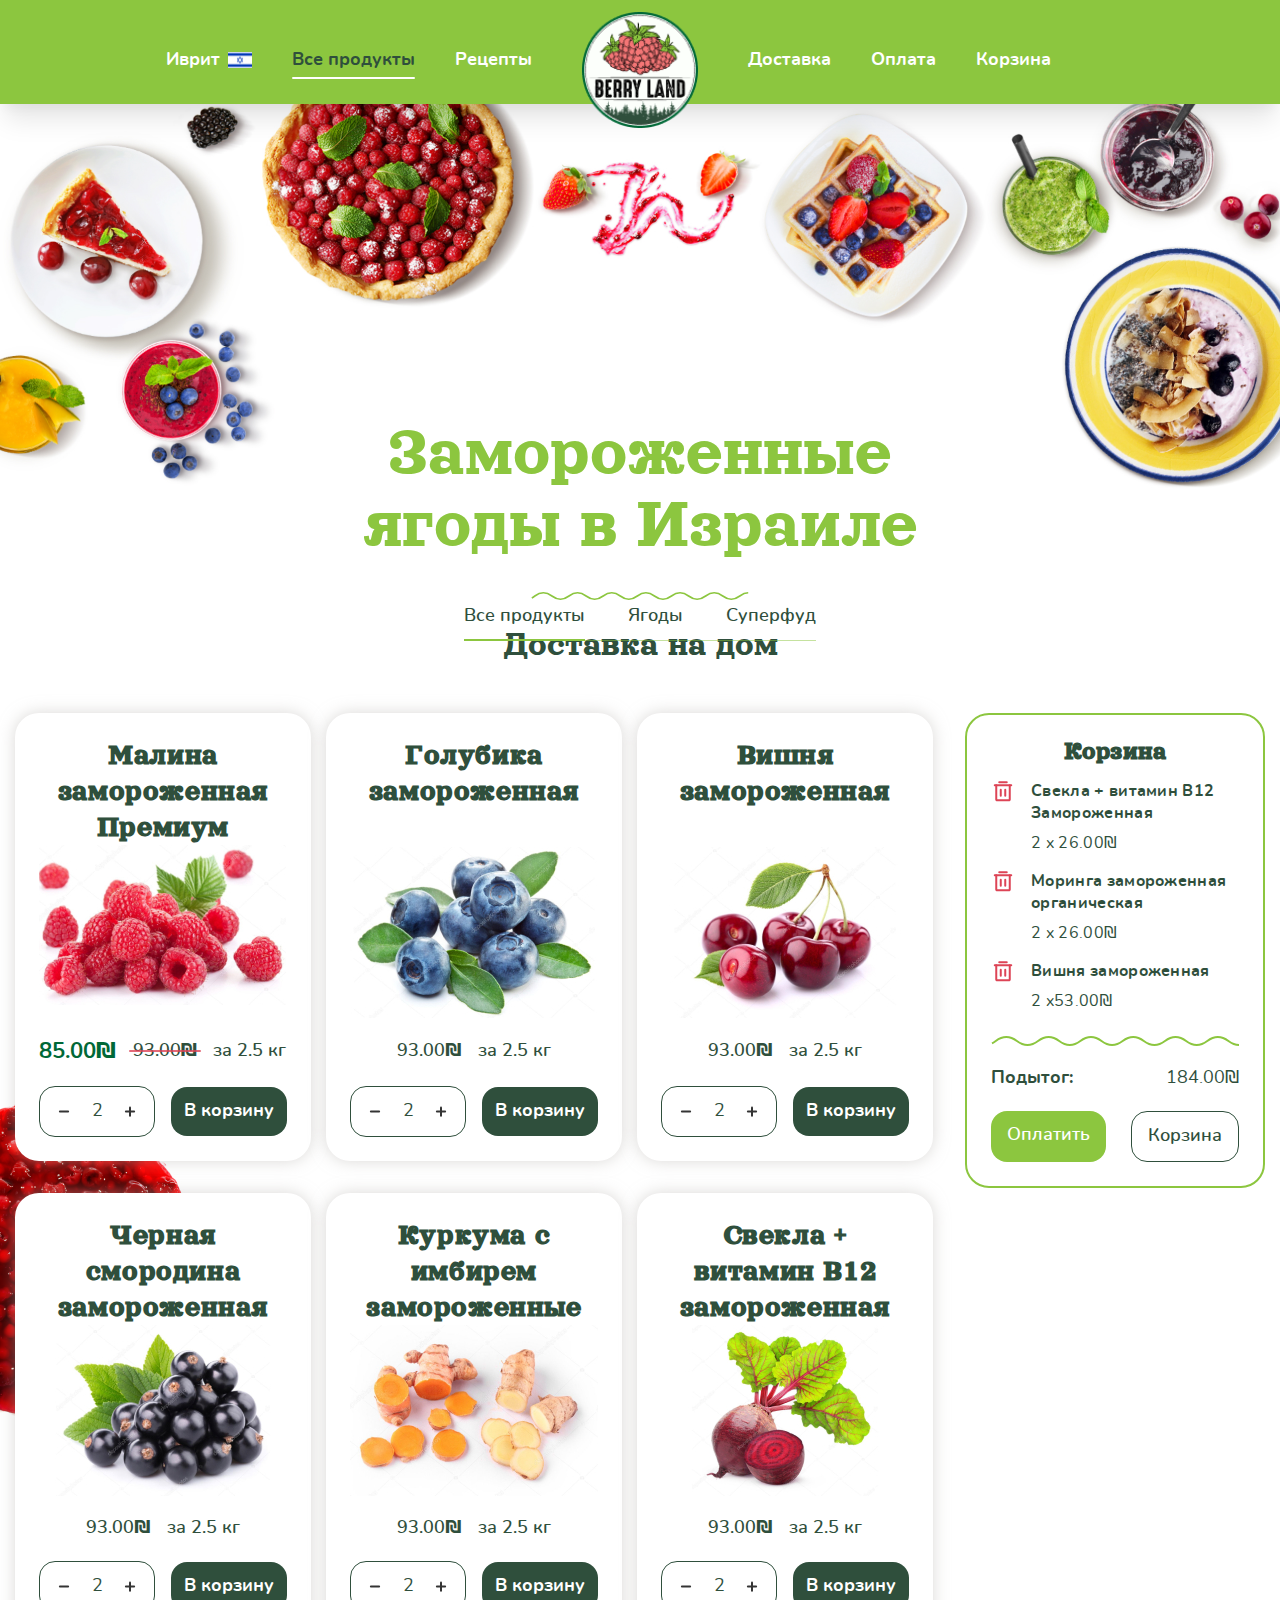
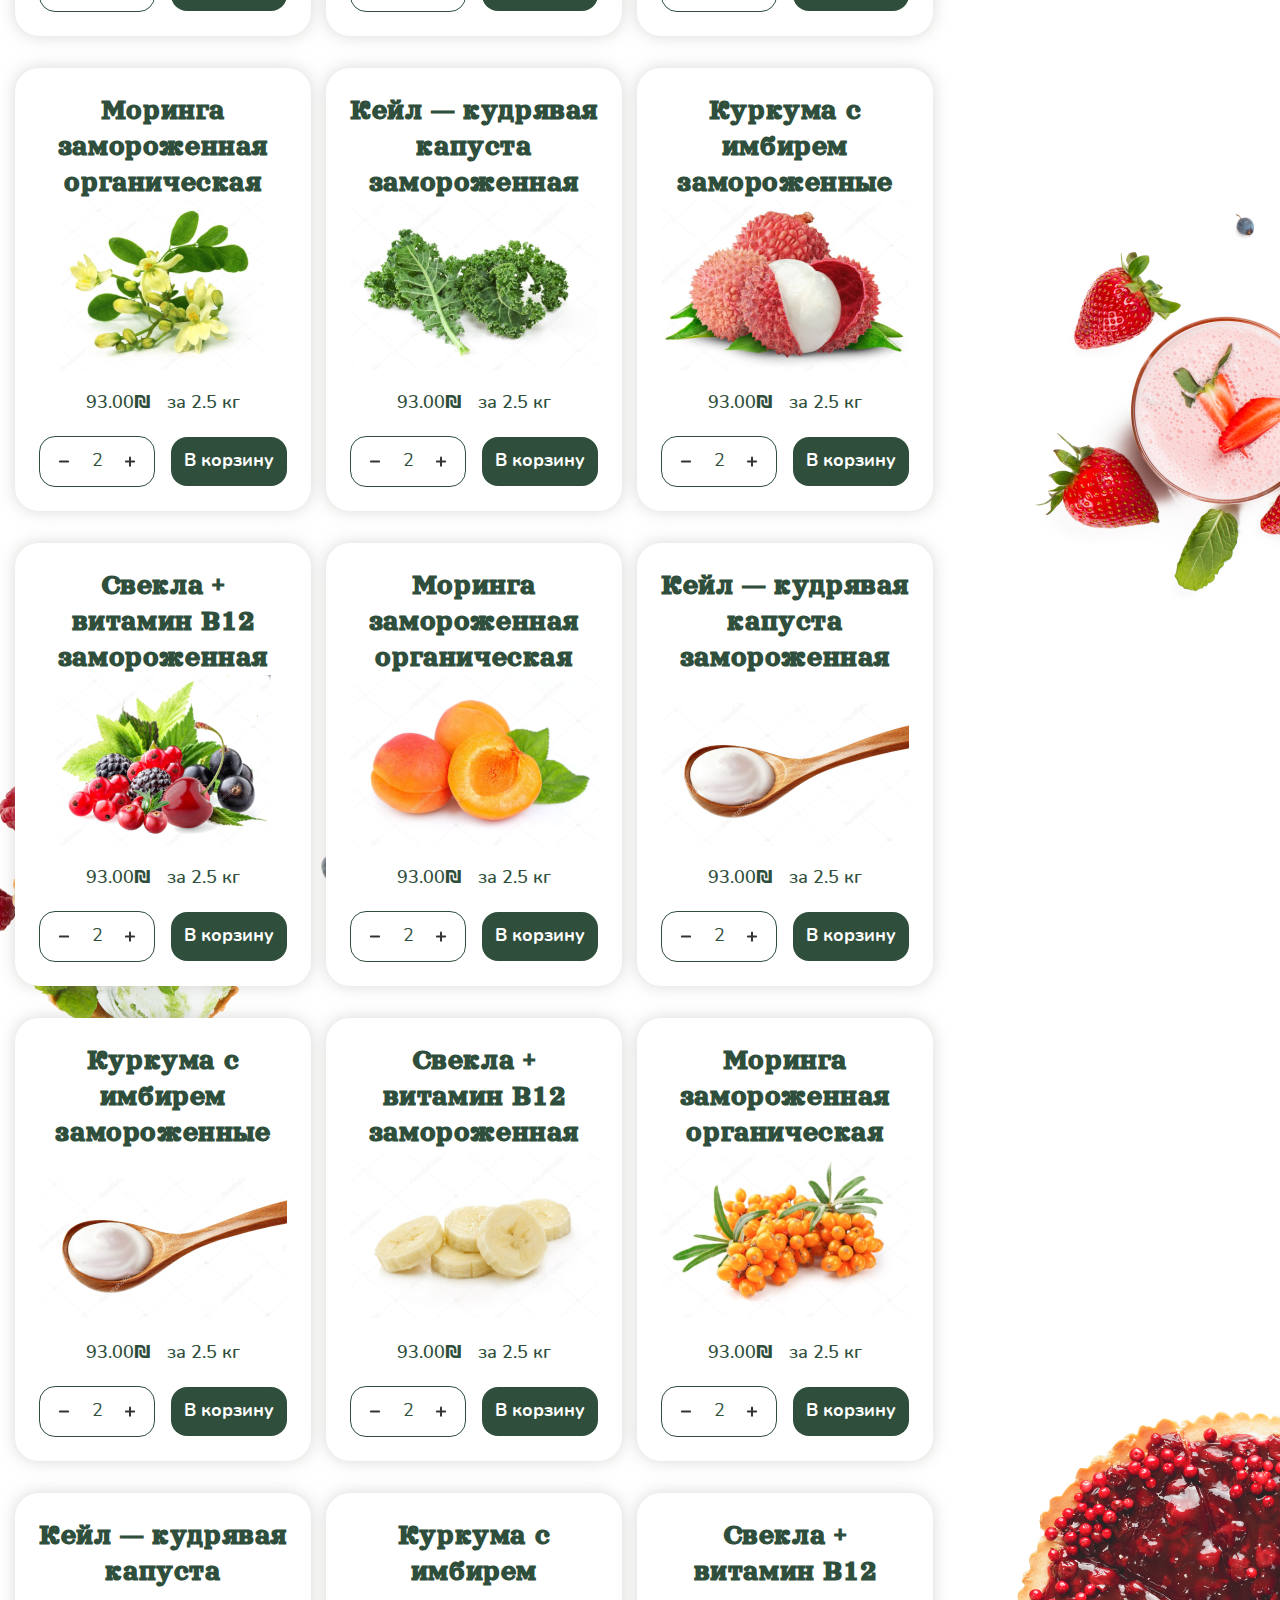
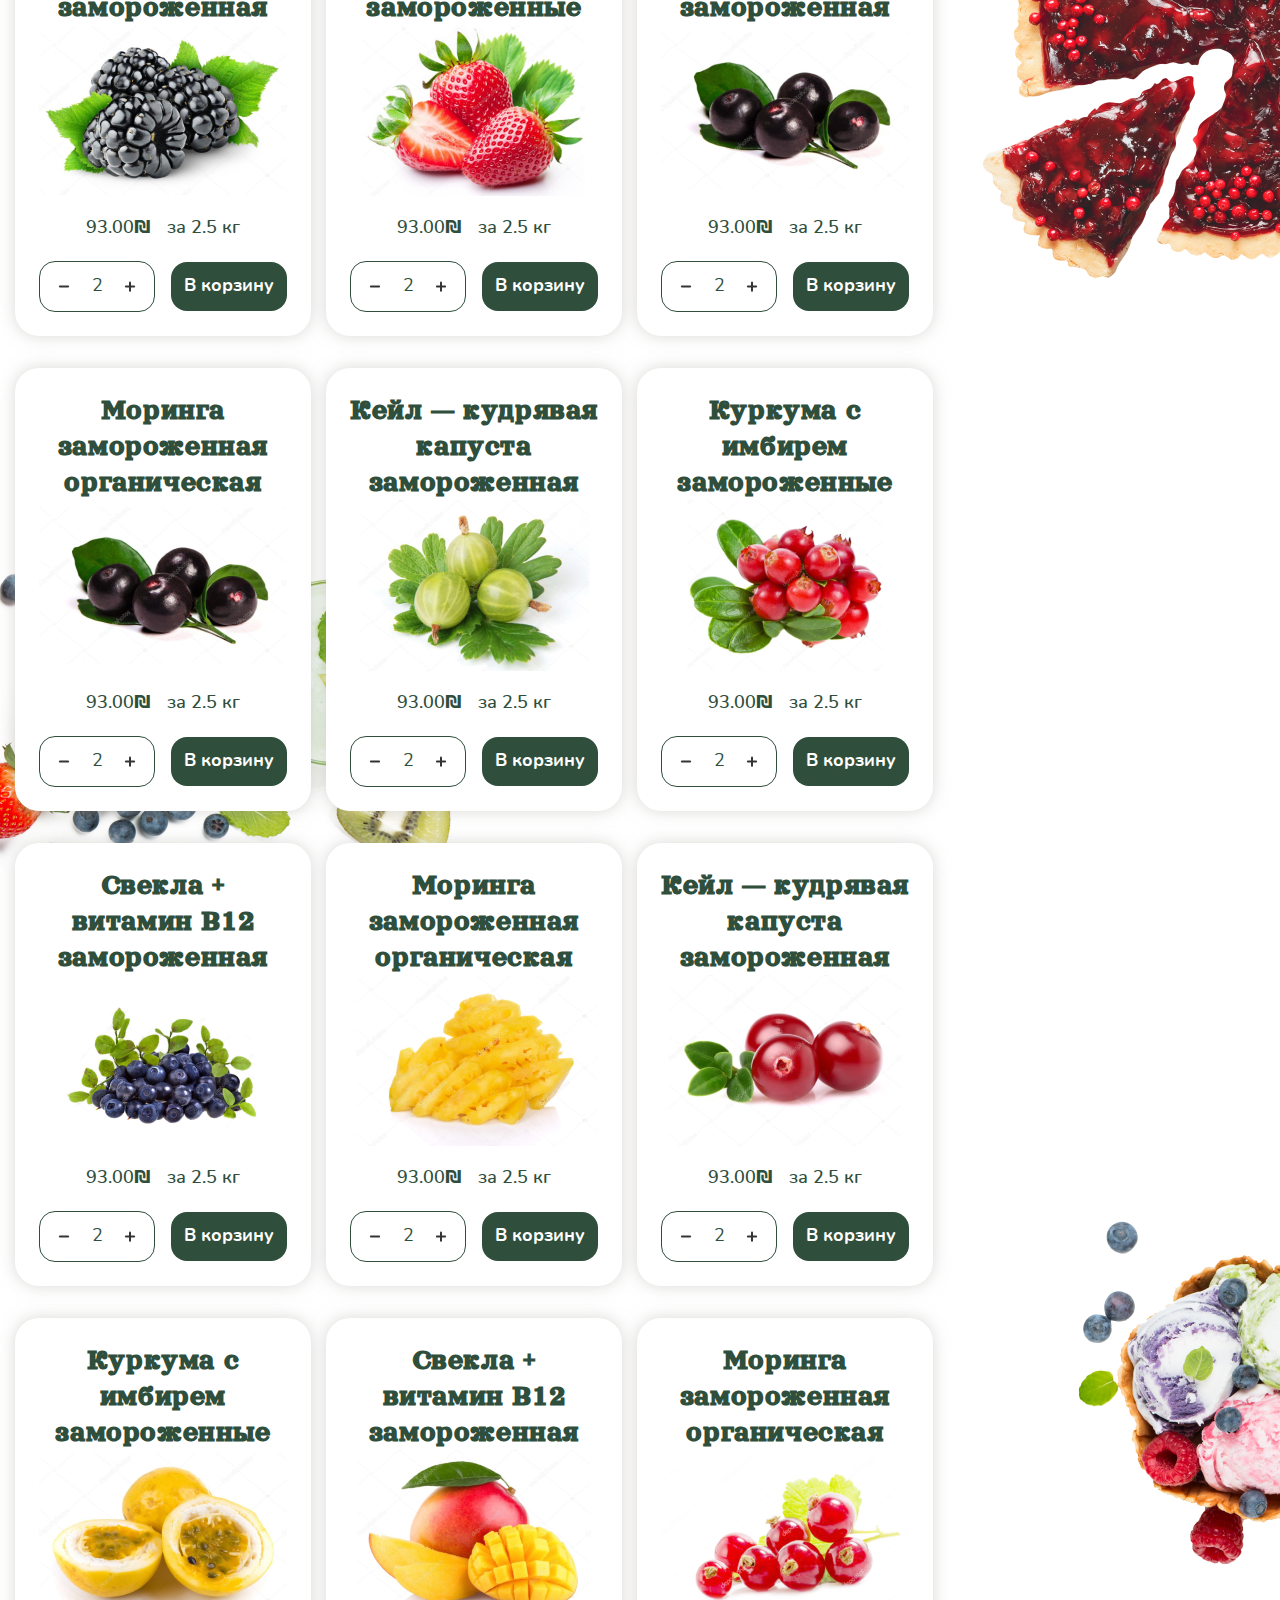
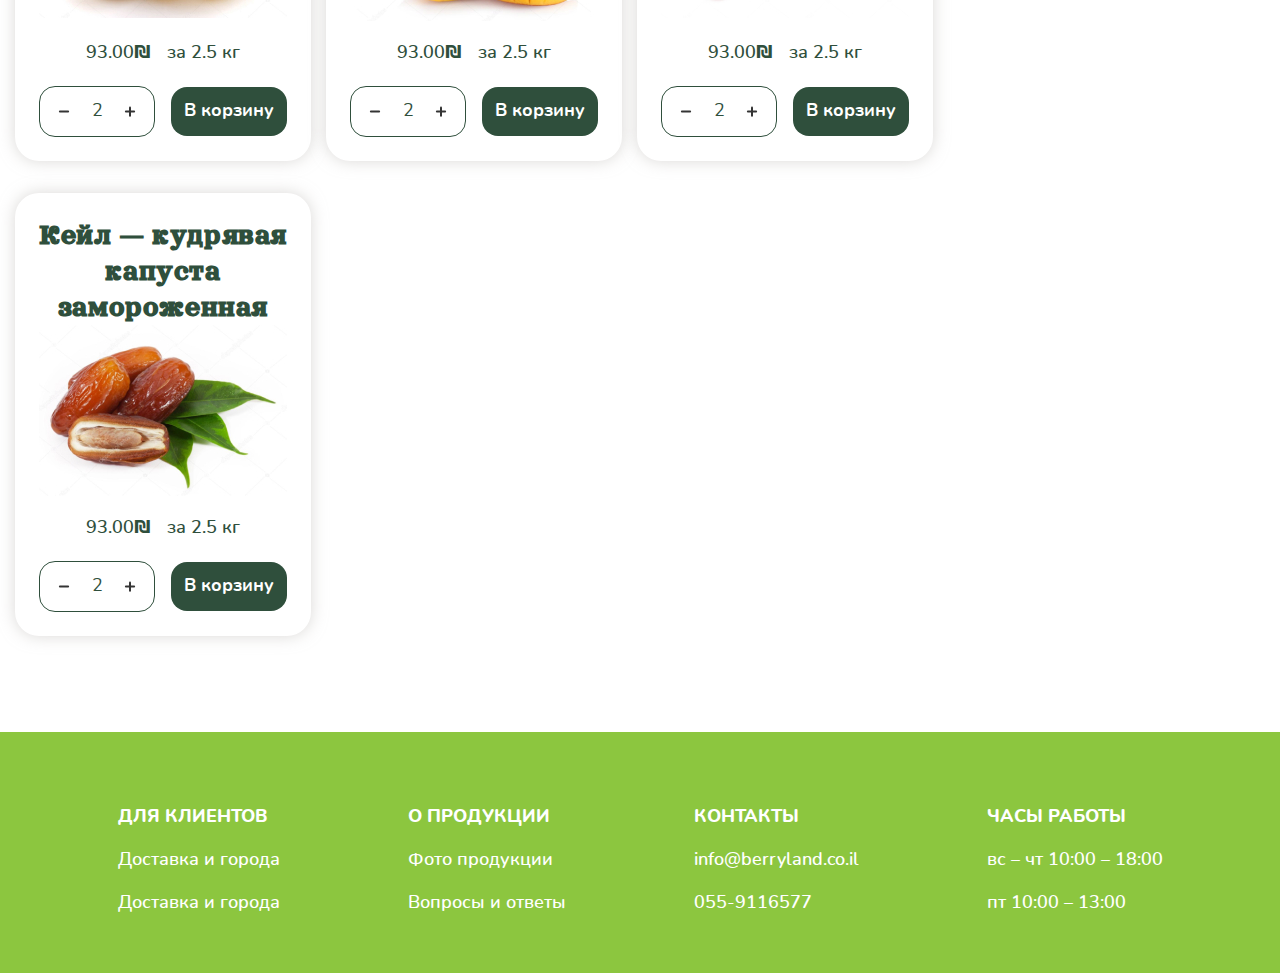
<file: berry/index.html>
<!doctype html>
<html lang="en">

<head>
  <title>Berry Land</title>
  <meta name="description" content="Berry Land Home page">
  <meta charset="UTF-8">
  <meta name="viewport" content="width=device-width,initial-scale=1,minimum-scale=1,maximum-scale=1,user-scalable=no">
  <link rel="apple-touch-icon" sizes="180x180" href="assets/img/favicons/apple-touch-icon.png">
  <link rel="icon" type="image/png" sizes="32x32" href="assets/img/favicons/favicon-32x32.png">
  <link rel="icon" type="image/png" sizes="16x16" href="assets/img/favicons/favicon-16x16.png">
  <meta name="theme-color" content="#ffffff">
  <script defer="defer" src="./assets/js/vendors.b6b3979150b8b6e8c063.js"></script>
  <script defer="defer" src="./assets/js/app.0ea9b11d1bd8752cdd1c.js"></script>
  <link href="./assets/css/app.862c62a11c7f055236c2.css" rel="stylesheet">
</head>

<body class="index-page" :class="{ 'overflow-y-hidden': basketModal}" x-data="{ basketModal: false,isOpen: false }"
  @keydown.escape="isOpen = false; basketModal = false">
  <header class="header">
    <div class="container">
      <nav class="header__menu menu">
        <ul class="header__menu-left">
          <li class="menu__item menu__lang"><a class="menu__lang-link" href="#">Иврит</a></li>
          <li class="menu__item"><a class="menu__item-link active" href="#">Все продукты</a></li>
          <li class="menu__item"><a class="menu__item-link" href="#">Рецепты</a></li>
        </ul>
        <ul class="header__menu-right">
          <li class="menu__item"><a class="menu__item-link" href="#">Доставка</a></li>
          <li class="menu__item"><a class="menu__item-link" href="#">Оплата</a></li>
          <li class="menu__item menu__basket"><a class="menu__item-link" href="#">Корзина</a></li>
        </ul>
      </nav>
      <nav class="header__mobile-menu" @click.outside="isOpen = false"><button class="mobile-menu__btn"
          :class="{ 'active': isOpen }" @click="isOpen = !isOpen; basketModal = false"></button><button
          class="mobile-menu__btn mobile-menu__btn-basket"
          @click="basketModal = !basketModal; isOpen = false"><span>3</span></button>
        <ul class="mobile-menu__list" :class="{ 'active': isOpen }">
          <li class="menu__item"><a class="menu__item-link active" href="#">Все продукты</a></li>
          <li class="menu__item"><a class="menu__item-link" href="#">Доставка</a></li>
          <li class="menu__item"><a class="menu__item-link" href="#">Оплата</a></li>
          <li class="menu__item"><a class="menu__item-link" href="#">Рецепты</a></li>
          <li class="menu__item menu__lang"><a class="menu__lang-link" href="#">Иврит</a></li>
        </ul>
      </nav><a class="header__logo active" :class="{ 'active': !isOpen }" x-show="!isOpen" href="#"><img
          class="header__logo-img" src="assets/img/logo.png"></a>
    </div>
  </header>
  <div class="main">
    <section class="promo">
      <div class="container">
        <h1 class="promo__title">Замороженные ягоды в Израиле</h1>
        <h2 class="promo__subtitle">Доставка на дом</h2>
      </div>
    </section>
    <section class="catalog">
      <div class="container">
        <div class="catalog__inner" x-data="{ tab: 'all'}">
          <nav class="catalog__nav"><a class="catalog__tab" :class="{ 'active': tab === 'all'}"
              @click.prevent="tab='all'" href="#">Все продукты</a><a class="catalog__tab"
              :class="{ 'active': tab === 'berries'}" @click.prevent="tab='berries'" href="#">Ягоды</a><a
              class="catalog__tab" :class="{ 'active': tab === 'superfood'}" @click.prevent="tab='superfood'"
              href="#">Суперфуд</a></nav>
          <div class="catalog__wrapper">
            <div class="catalog__left">
              <div class="catalog__content" x-show="tab === 'all'">
                <div class="card">
                  <h2 class="card__title">Малина замороженная Премиум</h2>
                  <div class="card__pic"><img class="card__pic-img" src="assets/img/products/1.jpg"></div>
                  <div class="card__price-wrapper">
                    <p class="card__price-new">85.00₪</p>
                    <div class="card__price-box sale">
                      <p class="card__price-old">93.00₪</p>
                      <p class="card__price-weight">за 2.5 кг</p>
                    </div>
                  </div>
                  <form class="card__form">
                    <div class="card__counter" x-data="{ count: 2}"><button class="card__counter-minus"
                        @click.prevent="count &gt; 1 ? count-- : count = 1"></button><input class="card__input"
                        type="number" x-model="count" min="1" max="99"><button class="card__counter-plus"
                        @click.prevent="count &lt; 99 ? count++ : count = 99"></button></div><button class="card__btn"
                      type="submit">В корзину</button>
                  </form>
                </div>
                <div class="card">
                  <h2 class="card__title">Голубика замороженная</h2>
                  <div class="card__pic"><img class="card__pic-img" src="assets/img/products/2.jpg"></div>
                  <div class="card__price-wrapper">
                    <div class="card__price-box">
                      <p class="card__price-old">93.00₪</p>
                      <p class="card__price-weight">за 2.5 кг</p>
                    </div>
                  </div>
                  <form class="card__form">
                    <div class="card__counter" x-data="{ count: 2}"><button class="card__counter-minus"
                        @click.prevent="count &gt; 1 ? count-- : count = 1"></button><input class="card__input"
                        type="number" x-model="count" min="1" max="99"><button class="card__counter-plus"
                        @click.prevent="count &lt; 99 ? count++ : count = 99"></button></div><button class="card__btn"
                      type="submit">В корзину</button>
                  </form>
                </div>
                <div class="card">
                  <h2 class="card__title">Вишня замороженная</h2>
                  <div class="card__pic"><img class="card__pic-img" src="assets/img/products/3.jpg"></div>
                  <div class="card__price-wrapper">
                    <div class="card__price-box">
                      <p class="card__price-old">93.00₪</p>
                      <p class="card__price-weight">за 2.5 кг</p>
                    </div>
                  </div>
                  <form class="card__form">
                    <div class="card__counter" x-data="{ count: 2}"><button class="card__counter-minus"
                        @click.prevent="count &gt; 1 ? count-- : count = 1"></button><input class="card__input"
                        type="number" x-model="count" min="1" max="99"><button class="card__counter-plus"
                        @click.prevent="count &lt; 99 ? count++ : count = 99"></button></div><button class="card__btn"
                      type="submit">В корзину</button>
                  </form>
                </div>
                <div class="card">
                  <h2 class="card__title">Черная смородина замороженная</h2>
                  <div class="card__pic"><img class="card__pic-img" src="assets/img/products/4.jpg"></div>
                  <div class="card__price-wrapper">
                    <div class="card__price-box">
                      <p class="card__price-old">93.00₪</p>
                      <p class="card__price-weight">за 2.5 кг</p>
                    </div>
                  </div>
                  <form class="card__form">
                    <div class="card__counter" x-data="{ count: 2}"><button class="card__counter-minus"
                        @click.prevent="count &gt; 1 ? count-- : count = 1"></button><input class="card__input"
                        type="number" x-model="count" min="1" max="99"><button class="card__counter-plus"
                        @click.prevent="count &lt; 99 ? count++ : count = 99"></button></div><button class="card__btn"
                      type="submit">В корзину</button>
                  </form>
                </div>
                <div class="card">
                  <h2 class="card__title">Куркума с имбирем замороженные органические</h2>
                  <div class="card__pic"><img class="card__pic-img" src="assets/img/products/5.jpg"></div>
                  <div class="card__price-wrapper">
                    <div class="card__price-box">
                      <p class="card__price-old">93.00₪</p>
                      <p class="card__price-weight">за 2.5 кг</p>
                    </div>
                  </div>
                  <form class="card__form">
                    <div class="card__counter" x-data="{ count: 2}"><button class="card__counter-minus"
                        @click.prevent="count &gt; 1 ? count-- : count = 1"></button><input class="card__input"
                        type="number" x-model="count" min="1" max="99"><button class="card__counter-plus"
                        @click.prevent="count &lt; 99 ? count++ : count = 99"></button></div><button class="card__btn"
                      type="submit">В корзину</button>
                  </form>
                </div>
                <div class="card">
                  <h2 class="card__title">Свекла + витамин В12 замороженная</h2>
                  <div class="card__pic"><img class="card__pic-img" src="assets/img/products/6.jpg"></div>
                  <div class="card__price-wrapper">
                    <div class="card__price-box">
                      <p class="card__price-old">93.00₪</p>
                      <p class="card__price-weight">за 2.5 кг</p>
                    </div>
                  </div>
                  <form class="card__form">
                    <div class="card__counter" x-data="{ count: 2}"><button class="card__counter-minus"
                        @click.prevent="count &gt; 1 ? count-- : count = 1"></button><input class="card__input"
                        type="number" x-model="count" min="1" max="99"><button class="card__counter-plus"
                        @click.prevent="count &lt; 99 ? count++ : count = 99"></button></div><button class="card__btn"
                      type="submit">В корзину</button>
                  </form>
                </div>
                <div class="card">
                  <h2 class="card__title">Моринга замороженная органическая</h2>
                  <div class="card__pic"><img class="card__pic-img" src="assets/img/products/7.jpg"></div>
                  <div class="card__price-wrapper">
                    <div class="card__price-box">
                      <p class="card__price-old">93.00₪</p>
                      <p class="card__price-weight">за 2.5 кг</p>
                    </div>
                  </div>
                  <form class="card__form">
                    <div class="card__counter" x-data="{ count: 2}"><button class="card__counter-minus"
                        @click.prevent="count &gt; 1 ? count-- : count = 1"></button><input class="card__input"
                        type="number" x-model="count" min="1" max="99"><button class="card__counter-plus"
                        @click.prevent="count &lt; 99 ? count++ : count = 99"></button></div><button class="card__btn"
                      type="submit">В корзину</button>
                  </form>
                </div>
                <div class="card">
                  <h2 class="card__title">Кейл — кудрявая капуста замороженная</h2>
                  <div class="card__pic"><img class="card__pic-img" src="assets/img/products/8.jpg"></div>
                  <div class="card__price-wrapper">
                    <div class="card__price-box">
                      <p class="card__price-old">93.00₪</p>
                      <p class="card__price-weight">за 2.5 кг</p>
                    </div>
                  </div>
                  <form class="card__form">
                    <div class="card__counter" x-data="{ count: 2}"><button class="card__counter-minus"
                        @click.prevent="count &gt; 1 ? count-- : count = 1"></button><input class="card__input"
                        type="number" x-model="count" min="1" max="99"><button class="card__counter-plus"
                        @click.prevent="count &lt; 99 ? count++ : count = 99"></button></div><button class="card__btn"
                      type="submit">В корзину</button>
                  </form>
                </div>
                <div class="card">
                  <h2 class="card__title">Куркума с имбирем замороженные органические</h2>
                  <div class="card__pic"><img class="card__pic-img" src="assets/img/products/9.jpg"></div>
                  <div class="card__price-wrapper">
                    <div class="card__price-box">
                      <p class="card__price-old">93.00₪</p>
                      <p class="card__price-weight">за 2.5 кг</p>
                    </div>
                  </div>
                  <form class="card__form">
                    <div class="card__counter" x-data="{ count: 2}"><button class="card__counter-minus"
                        @click.prevent="count &gt; 1 ? count-- : count = 1"></button><input class="card__input"
                        type="number" x-model="count" min="1" max="99"><button class="card__counter-plus"
                        @click.prevent="count &lt; 99 ? count++ : count = 99"></button></div><button class="card__btn"
                      type="submit">В корзину</button>
                  </form>
                </div>
                <div class="card">
                  <h2 class="card__title">Свекла + витамин В12 замороженная</h2>
                  <div class="card__pic"><img class="card__pic-img" src="assets/img/products/10.jpg"></div>
                  <div class="card__price-wrapper">
                    <div class="card__price-box">
                      <p class="card__price-old">93.00₪</p>
                      <p class="card__price-weight">за 2.5 кг</p>
                    </div>
                  </div>
                  <form class="card__form">
                    <div class="card__counter" x-data="{ count: 2}"><button class="card__counter-minus"
                        @click.prevent="count &gt; 1 ? count-- : count = 1"></button><input class="card__input"
                        type="number" x-model="count" min="1" max="99"><button class="card__counter-plus"
                        @click.prevent="count &lt; 99 ? count++ : count = 99"></button></div><button class="card__btn"
                      type="submit">В корзину</button>
                  </form>
                </div>
                <div class="card">
                  <h2 class="card__title">Моринга замороженная органическая</h2>
                  <div class="card__pic"><img class="card__pic-img" src="assets/img/products/11.jpg"></div>
                  <div class="card__price-wrapper">
                    <div class="card__price-box">
                      <p class="card__price-old">93.00₪</p>
                      <p class="card__price-weight">за 2.5 кг</p>
                    </div>
                  </div>
                  <form class="card__form">
                    <div class="card__counter" x-data="{ count: 2}"><button class="card__counter-minus"
                        @click.prevent="count &gt; 1 ? count-- : count = 1"></button><input class="card__input"
                        type="number" x-model="count" min="1" max="99"><button class="card__counter-plus"
                        @click.prevent="count &lt; 99 ? count++ : count = 99"></button></div><button class="card__btn"
                      type="submit">В корзину</button>
                  </form>
                </div>
                <div class="card">
                  <h2 class="card__title">Кейл — кудрявая капуста замороженная</h2>
                  <div class="card__pic"><img class="card__pic-img" src="assets/img/products/12.jpg"></div>
                  <div class="card__price-wrapper">
                    <div class="card__price-box">
                      <p class="card__price-old">93.00₪</p>
                      <p class="card__price-weight">за 2.5 кг</p>
                    </div>
                  </div>
                  <form class="card__form">
                    <div class="card__counter" x-data="{ count: 2}"><button class="card__counter-minus"
                        @click.prevent="count &gt; 1 ? count-- : count = 1"></button><input class="card__input"
                        type="number" x-model="count" min="1" max="99"><button class="card__counter-plus"
                        @click.prevent="count &lt; 99 ? count++ : count = 99"></button></div><button class="card__btn"
                      type="submit">В корзину</button>
                  </form>
                </div>
                <div class="card">
                  <h2 class="card__title">Куркума с имбирем замороженные органические</h2>
                  <div class="card__pic"><img class="card__pic-img" src="assets/img/products/12.jpg"></div>
                  <div class="card__price-wrapper">
                    <div class="card__price-box">
                      <p class="card__price-old">93.00₪</p>
                      <p class="card__price-weight">за 2.5 кг</p>
                    </div>
                  </div>
                  <form class="card__form">
                    <div class="card__counter" x-data="{ count: 2}"><button class="card__counter-minus"
                        @click.prevent="count &gt; 1 ? count-- : count = 1"></button><input class="card__input"
                        type="number" x-model="count" min="1" max="99"><button class="card__counter-plus"
                        @click.prevent="count &lt; 99 ? count++ : count = 99"></button></div><button class="card__btn"
                      type="submit">В корзину</button>
                  </form>
                </div>
                <div class="card">
                  <h2 class="card__title">Свекла + витамин В12 замороженная</h2>
                  <div class="card__pic"><img class="card__pic-img" src="assets/img/products/13.jpg"></div>
                  <div class="card__price-wrapper">
                    <div class="card__price-box">
                      <p class="card__price-old">93.00₪</p>
                      <p class="card__price-weight">за 2.5 кг</p>
                    </div>
                  </div>
                  <form class="card__form">
                    <div class="card__counter" x-data="{ count: 2}"><button class="card__counter-minus"
                        @click.prevent="count &gt; 1 ? count-- : count = 1"></button><input class="card__input"
                        type="number" x-model="count" min="1" max="99"><button class="card__counter-plus"
                        @click.prevent="count &lt; 99 ? count++ : count = 99"></button></div><button class="card__btn"
                      type="submit">В корзину</button>
                  </form>
                </div>
                <div class="card">
                  <h2 class="card__title">Моринга замороженная органическая</h2>
                  <div class="card__pic"><img class="card__pic-img" src="assets/img/products/14.jpg"></div>
                  <div class="card__price-wrapper">
                    <div class="card__price-box">
                      <p class="card__price-old">93.00₪</p>
                      <p class="card__price-weight">за 2.5 кг</p>
                    </div>
                  </div>
                  <form class="card__form">
                    <div class="card__counter" x-data="{ count: 2}"><button class="card__counter-minus"
                        @click.prevent="count &gt; 1 ? count-- : count = 1"></button><input class="card__input"
                        type="number" x-model="count" min="1" max="99"><button class="card__counter-plus"
                        @click.prevent="count &lt; 99 ? count++ : count = 99"></button></div><button class="card__btn"
                      type="submit">В корзину</button>
                  </form>
                </div>
                <div class="card">
                  <h2 class="card__title">Кейл — кудрявая капуста замороженная</h2>
                  <div class="card__pic"><img class="card__pic-img" src="assets/img/products/15.jpg"></div>
                  <div class="card__price-wrapper">
                    <div class="card__price-box">
                      <p class="card__price-old">93.00₪</p>
                      <p class="card__price-weight">за 2.5 кг</p>
                    </div>
                  </div>
                  <form class="card__form">
                    <div class="card__counter" x-data="{ count: 2}"><button class="card__counter-minus"
                        @click.prevent="count &gt; 1 ? count-- : count = 1"></button><input class="card__input"
                        type="number" x-model="count" min="1" max="99"><button class="card__counter-plus"
                        @click.prevent="count &lt; 99 ? count++ : count = 99"></button></div><button class="card__btn"
                      type="submit">В корзину</button>
                  </form>
                </div>
                <div class="card">
                  <h2 class="card__title">Куркума с имбирем замороженные органические</h2>
                  <div class="card__pic"><img class="card__pic-img" src="assets/img/products/16.jpg"></div>
                  <div class="card__price-wrapper">
                    <div class="card__price-box">
                      <p class="card__price-old">93.00₪</p>
                      <p class="card__price-weight">за 2.5 кг</p>
                    </div>
                  </div>
                  <form class="card__form">
                    <div class="card__counter" x-data="{ count: 2}"><button class="card__counter-minus"
                        @click.prevent="count &gt; 1 ? count-- : count = 1"></button><input class="card__input"
                        type="number" x-model="count" min="1" max="99"><button class="card__counter-plus"
                        @click.prevent="count &lt; 99 ? count++ : count = 99"></button></div><button class="card__btn"
                      type="submit">В корзину</button>
                  </form>
                </div>
                <div class="card">
                  <h2 class="card__title">Свекла + витамин В12 замороженная</h2>
                  <div class="card__pic"><img class="card__pic-img" src="assets/img/products/17.jpg"></div>
                  <div class="card__price-wrapper">
                    <div class="card__price-box">
                      <p class="card__price-old">93.00₪</p>
                      <p class="card__price-weight">за 2.5 кг</p>
                    </div>
                  </div>
                  <form class="card__form">
                    <div class="card__counter" x-data="{ count: 2}"><button class="card__counter-minus"
                        @click.prevent="count &gt; 1 ? count-- : count = 1"></button><input class="card__input"
                        type="number" x-model="count" min="1" max="99"><button class="card__counter-plus"
                        @click.prevent="count &lt; 99 ? count++ : count = 99"></button></div><button class="card__btn"
                      type="submit">В корзину</button>
                  </form>
                </div>
                <div class="card">
                  <h2 class="card__title">Моринга замороженная органическая</h2>
                  <div class="card__pic"><img class="card__pic-img" src="assets/img/products/17.jpg"></div>
                  <div class="card__price-wrapper">
                    <div class="card__price-box">
                      <p class="card__price-old">93.00₪</p>
                      <p class="card__price-weight">за 2.5 кг</p>
                    </div>
                  </div>
                  <form class="card__form">
                    <div class="card__counter" x-data="{ count: 2}"><button class="card__counter-minus"
                        @click.prevent="count &gt; 1 ? count-- : count = 1"></button><input class="card__input"
                        type="number" x-model="count" min="1" max="99"><button class="card__counter-plus"
                        @click.prevent="count &lt; 99 ? count++ : count = 99"></button></div><button class="card__btn"
                      type="submit">В корзину</button>
                  </form>
                </div>
                <div class="card">
                  <h2 class="card__title">Кейл — кудрявая капуста замороженная</h2>
                  <div class="card__pic"><img class="card__pic-img" src="assets/img/products/18.jpg"></div>
                  <div class="card__price-wrapper">
                    <div class="card__price-box">
                      <p class="card__price-old">93.00₪</p>
                      <p class="card__price-weight">за 2.5 кг</p>
                    </div>
                  </div>
                  <form class="card__form">
                    <div class="card__counter" x-data="{ count: 2}"><button class="card__counter-minus"
                        @click.prevent="count &gt; 1 ? count-- : count = 1"></button><input class="card__input"
                        type="number" x-model="count" min="1" max="99"><button class="card__counter-plus"
                        @click.prevent="count &lt; 99 ? count++ : count = 99"></button></div><button class="card__btn"
                      type="submit">В корзину</button>
                  </form>
                </div>
                <div class="card">
                  <h2 class="card__title">Куркума с имбирем замороженные органические</h2>
                  <div class="card__pic"><img class="card__pic-img" src="assets/img/products/19.jpg"></div>
                  <div class="card__price-wrapper">
                    <div class="card__price-box">
                      <p class="card__price-old">93.00₪</p>
                      <p class="card__price-weight">за 2.5 кг</p>
                    </div>
                  </div>
                  <form class="card__form">
                    <div class="card__counter" x-data="{ count: 2}"><button class="card__counter-minus"
                        @click.prevent="count &gt; 1 ? count-- : count = 1"></button><input class="card__input"
                        type="number" x-model="count" min="1" max="99"><button class="card__counter-plus"
                        @click.prevent="count &lt; 99 ? count++ : count = 99"></button></div><button class="card__btn"
                      type="submit">В корзину</button>
                  </form>
                </div>
                <div class="card">
                  <h2 class="card__title">Свекла + витамин В12 замороженная</h2>
                  <div class="card__pic"><img class="card__pic-img" src="assets/img/products/20.jpg"></div>
                  <div class="card__price-wrapper">
                    <div class="card__price-box">
                      <p class="card__price-old">93.00₪</p>
                      <p class="card__price-weight">за 2.5 кг</p>
                    </div>
                  </div>
                  <form class="card__form">
                    <div class="card__counter" x-data="{ count: 2}"><button class="card__counter-minus"
                        @click.prevent="count &gt; 1 ? count-- : count = 1"></button><input class="card__input"
                        type="number" x-model="count" min="1" max="99"><button class="card__counter-plus"
                        @click.prevent="count &lt; 99 ? count++ : count = 99"></button></div><button class="card__btn"
                      type="submit">В корзину</button>
                  </form>
                </div>
                <div class="card">
                  <h2 class="card__title">Моринга замороженная органическая</h2>
                  <div class="card__pic"><img class="card__pic-img" src="assets/img/products/21.jpg"></div>
                  <div class="card__price-wrapper">
                    <div class="card__price-box">
                      <p class="card__price-old">93.00₪</p>
                      <p class="card__price-weight">за 2.5 кг</p>
                    </div>
                  </div>
                  <form class="card__form">
                    <div class="card__counter" x-data="{ count: 2}"><button class="card__counter-minus"
                        @click.prevent="count &gt; 1 ? count-- : count = 1"></button><input class="card__input"
                        type="number" x-model="count" min="1" max="99"><button class="card__counter-plus"
                        @click.prevent="count &lt; 99 ? count++ : count = 99"></button></div><button class="card__btn"
                      type="submit">В корзину</button>
                  </form>
                </div>
                <div class="card">
                  <h2 class="card__title">Кейл — кудрявая капуста замороженная</h2>
                  <div class="card__pic"><img class="card__pic-img" src="assets/img/products/22.jpg"></div>
                  <div class="card__price-wrapper">
                    <div class="card__price-box">
                      <p class="card__price-old">93.00₪</p>
                      <p class="card__price-weight">за 2.5 кг</p>
                    </div>
                  </div>
                  <form class="card__form">
                    <div class="card__counter" x-data="{ count: 2}"><button class="card__counter-minus"
                        @click.prevent="count &gt; 1 ? count-- : count = 1"></button><input class="card__input"
                        type="number" x-model="count" min="1" max="99"><button class="card__counter-plus"
                        @click.prevent="count &lt; 99 ? count++ : count = 99"></button></div><button class="card__btn"
                      type="submit">В корзину</button>
                  </form>
                </div>
                <div class="card">
                  <h2 class="card__title">Куркума с имбирем замороженные органические</h2>
                  <div class="card__pic"><img class="card__pic-img" src="assets/img/products/23.jpg"></div>
                  <div class="card__price-wrapper">
                    <div class="card__price-box">
                      <p class="card__price-old">93.00₪</p>
                      <p class="card__price-weight">за 2.5 кг</p>
                    </div>
                  </div>
                  <form class="card__form">
                    <div class="card__counter" x-data="{ count: 2}"><button class="card__counter-minus"
                        @click.prevent="count &gt; 1 ? count-- : count = 1"></button><input class="card__input"
                        type="number" x-model="count" min="1" max="99"><button class="card__counter-plus"
                        @click.prevent="count &lt; 99 ? count++ : count = 99"></button></div><button class="card__btn"
                      type="submit">В корзину</button>
                  </form>
                </div>
                <div class="card">
                  <h2 class="card__title">Свекла + витамин В12 замороженная</h2>
                  <div class="card__pic"><img class="card__pic-img" src="assets/img/products/24.jpg"></div>
                  <div class="card__price-wrapper">
                    <div class="card__price-box">
                      <p class="card__price-old">93.00₪</p>
                      <p class="card__price-weight">за 2.5 кг</p>
                    </div>
                  </div>
                  <form class="card__form">
                    <div class="card__counter" x-data="{ count: 2}"><button class="card__counter-minus"
                        @click.prevent="count &gt; 1 ? count-- : count = 1"></button><input class="card__input"
                        type="number" x-model="count" min="1" max="99"><button class="card__counter-plus"
                        @click.prevent="count &lt; 99 ? count++ : count = 99"></button></div><button class="card__btn"
                      type="submit">В корзину</button>
                  </form>
                </div>
                <div class="card">
                  <h2 class="card__title">Моринга замороженная органическая</h2>
                  <div class="card__pic"><img class="card__pic-img" src="assets/img/products/25.jpg"></div>
                  <div class="card__price-wrapper">
                    <div class="card__price-box">
                      <p class="card__price-old">93.00₪</p>
                      <p class="card__price-weight">за 2.5 кг</p>
                    </div>
                  </div>
                  <form class="card__form">
                    <div class="card__counter" x-data="{ count: 2}"><button class="card__counter-minus"
                        @click.prevent="count &gt; 1 ? count-- : count = 1"></button><input class="card__input"
                        type="number" x-model="count" min="1" max="99"><button class="card__counter-plus"
                        @click.prevent="count &lt; 99 ? count++ : count = 99"></button></div><button class="card__btn"
                      type="submit">В корзину</button>
                  </form>
                </div>
                <div class="card">
                  <h2 class="card__title">Кейл — кудрявая капуста замороженная</h2>
                  <div class="card__pic"><img class="card__pic-img" src="assets/img/products/26.jpg"></div>
                  <div class="card__price-wrapper">
                    <div class="card__price-box">
                      <p class="card__price-old">93.00₪</p>
                      <p class="card__price-weight">за 2.5 кг</p>
                    </div>
                  </div>
                  <form class="card__form">
                    <div class="card__counter" x-data="{ count: 2}"><button class="card__counter-minus"
                        @click.prevent="count &gt; 1 ? count-- : count = 1"></button><input class="card__input"
                        type="number" x-model="count" min="1" max="99"><button class="card__counter-plus"
                        @click.prevent="count &lt; 99 ? count++ : count = 99"></button></div><button class="card__btn"
                      type="submit">В корзину</button>
                  </form>
                </div>
              </div>
              <div class="catalog__content" x-show="tab === 'berries'">
                <div class="card">
                  <h2 class="card__title">Малина замороженная Премиум (2.5 кг)</h2>
                  <div class="card__pic"><img class="card__pic-img" src="assets/img/products/1.jpg"></div>
                  <div class="card__price-wrapper">
                    <p class="card__price-new">85.00₪</p>
                    <div class="card__price-box sale">
                      <p class="card__price-old">93.00₪</p>
                      <p class="card__price-weight">за 2.5 кг</p>
                    </div>
                  </div>
                  <form class="card__form">
                    <div class="card__counter" x-data="{ count: 2}"><button class="card__counter-minus"
                        @click.prevent="count &gt; 1 ? count-- : count = 1"></button><input class="card__input"
                        type="number" x-model="count" min="1" max="99"><button class="card__counter-plus"
                        @click.prevent="count &lt; 99 ? count++ : count = 99"></button></div><button class="card__btn"
                      type="submit">В корзину</button>
                  </form>
                </div>
                <div class="card">
                  <h2 class="card__title">Голубика замороженная</h2>
                  <div class="card__pic"><img class="card__pic-img" src="assets/img/products/2.jpg"></div>
                  <div class="card__price-wrapper">
                    <div class="card__price-box">
                      <p class="card__price-old">93.00₪</p>
                      <p class="card__price-weight">за 2.5 кг</p>
                    </div>
                  </div>
                  <form class="card__form">
                    <div class="card__counter" x-data="{ count: 2}"><button class="card__counter-minus"
                        @click.prevent="count &gt; 1 ? count-- : count = 1"></button><input class="card__input"
                        type="number" x-model="count" min="1" max="99"><button class="card__counter-plus"
                        @click.prevent="count &lt; 99 ? count++ : count = 99"></button></div><button class="card__btn"
                      type="submit">В корзину</button>
                  </form>
                </div>
                <div class="card">
                  <h2 class="card__title">Вишня замороженная</h2>
                  <div class="card__pic"><img class="card__pic-img" src="assets/img/products/3.jpg"></div>
                  <div class="card__price-wrapper">
                    <div class="card__price-box">
                      <p class="card__price-old">93.00₪</p>
                      <p class="card__price-weight">за 2.5 кг</p>
                    </div>
                  </div>
                  <form class="card__form">
                    <div class="card__counter" x-data="{ count: 2}"><button class="card__counter-minus"
                        @click.prevent="count &gt; 1 ? count-- : count = 1"></button><input class="card__input"
                        type="number" x-model="count" min="1" max="99"><button class="card__counter-plus"
                        @click.prevent="count &lt; 99 ? count++ : count = 99"></button></div><button class="card__btn"
                      type="submit">В корзину</button>
                  </form>
                </div>
                <div class="card">
                  <h2 class="card__title">Черная смородина замороженная</h2>
                  <div class="card__pic"><img class="card__pic-img" src="assets/img/products/4.jpg"></div>
                  <div class="card__price-wrapper">
                    <div class="card__price-box">
                      <p class="card__price-old">93.00₪</p>
                      <p class="card__price-weight">за 2.5 кг</p>
                    </div>
                  </div>
                  <form class="card__form">
                    <div class="card__counter" x-data="{ count: 2}"><button class="card__counter-minus"
                        @click.prevent="count &gt; 1 ? count-- : count = 1"></button><input class="card__input"
                        type="number" x-model="count" min="1" max="99"><button class="card__counter-plus"
                        @click.prevent="count &lt; 99 ? count++ : count = 99"></button></div><button class="card__btn"
                      type="submit">В корзину</button>
                  </form>
                </div>
                <div class="card">
                  <h2 class="card__title">Куркума с имбирем замороженные органические</h2>
                  <div class="card__pic"><img class="card__pic-img" src="assets/img/products/9.jpg"></div>
                  <div class="card__price-wrapper">
                    <div class="card__price-box">
                      <p class="card__price-old">93.00₪</p>
                      <p class="card__price-weight">за 2.5 кг</p>
                    </div>
                  </div>
                  <form class="card__form">
                    <div class="card__counter" x-data="{ count: 2}"><button class="card__counter-minus"
                        @click.prevent="count &gt; 1 ? count-- : count = 1"></button><input class="card__input"
                        type="number" x-model="count" min="1" max="99"><button class="card__counter-plus"
                        @click.prevent="count &lt; 99 ? count++ : count = 99"></button></div><button class="card__btn"
                      type="submit">В корзину</button>
                  </form>
                </div>
                <div class="card">
                  <h2 class="card__title">Свекла + витамин В12 замороженная</h2>
                  <div class="card__pic"><img class="card__pic-img" src="assets/img/products/10.jpg"></div>
                  <div class="card__price-wrapper">
                    <div class="card__price-box">
                      <p class="card__price-old">93.00₪</p>
                      <p class="card__price-weight">за 2.5 кг</p>
                    </div>
                  </div>
                  <form class="card__form">
                    <div class="card__counter" x-data="{ count: 2}"><button class="card__counter-minus"
                        @click.prevent="count &gt; 1 ? count-- : count = 1"></button><input class="card__input"
                        type="number" x-model="count" min="1" max="99"><button class="card__counter-plus"
                        @click.prevent="count &lt; 99 ? count++ : count = 99"></button></div><button class="card__btn"
                      type="submit">В корзину</button>
                  </form>
                </div>
                <div class="card">
                  <h2 class="card__title">Моринга замороженная органическая</h2>
                  <div class="card__pic"><img class="card__pic-img" src="assets/img/products/11.jpg"></div>
                  <div class="card__price-wrapper">
                    <div class="card__price-box">
                      <p class="card__price-old">93.00₪</p>
                      <p class="card__price-weight">за 2.5 кг</p>
                    </div>
                  </div>
                  <form class="card__form">
                    <div class="card__counter" x-data="{ count: 2}"><button class="card__counter-minus"
                        @click.prevent="count &gt; 1 ? count-- : count = 1"></button><input class="card__input"
                        type="number" x-model="count" min="1" max="99"><button class="card__counter-plus"
                        @click.prevent="count &lt; 99 ? count++ : count = 99"></button></div><button class="card__btn"
                      type="submit">В корзину</button>
                  </form>
                </div>
                <div class="card">
                  <h2 class="card__title">Свекла + витамин В12 замороженная</h2>
                  <div class="card__pic"><img class="card__pic-img" src="assets/img/products/13.jpg"></div>
                  <div class="card__price-wrapper">
                    <div class="card__price-box">
                      <p class="card__price-old">93.00₪</p>
                      <p class="card__price-weight">за 2.5 кг</p>
                    </div>
                  </div>
                  <form class="card__form">
                    <div class="card__counter" x-data="{ count: 2}"><button class="card__counter-minus"
                        @click.prevent="count &gt; 1 ? count-- : count = 1"></button><input class="card__input"
                        type="number" x-model="count" min="1" max="99"><button class="card__counter-plus"
                        @click.prevent="count &lt; 99 ? count++ : count = 99"></button></div><button class="card__btn"
                      type="submit">В корзину</button>
                  </form>
                </div>
                <div class="card">
                  <h2 class="card__title">Моринга замороженная органическая</h2>
                  <div class="card__pic"><img class="card__pic-img" src="assets/img/products/14.jpg"></div>
                  <div class="card__price-wrapper">
                    <div class="card__price-box">
                      <p class="card__price-old">93.00₪</p>
                      <p class="card__price-weight">за 2.5 кг</p>
                    </div>
                  </div>
                  <form class="card__form">
                    <div class="card__counter" x-data="{ count: 2}"><button class="card__counter-minus"
                        @click.prevent="count &gt; 1 ? count-- : count = 1"></button><input class="card__input"
                        type="number" x-model="count" min="1" max="99"><button class="card__counter-plus"
                        @click.prevent="count &lt; 99 ? count++ : count = 99"></button></div><button class="card__btn"
                      type="submit">В корзину</button>
                  </form>
                </div>
                <div class="card">
                  <h2 class="card__title">Кейл — кудрявая капуста замороженная</h2>
                  <div class="card__pic"><img class="card__pic-img" src="assets/img/products/15.jpg"></div>
                  <div class="card__price-wrapper">
                    <div class="card__price-box">
                      <p class="card__price-old">93.00₪</p>
                      <p class="card__price-weight">за 2.5 кг</p>
                    </div>
                  </div>
                  <form class="card__form">
                    <div class="card__counter" x-data="{ count: 2}"><button class="card__counter-minus"
                        @click.prevent="count &gt; 1 ? count-- : count = 1"></button><input class="card__input"
                        type="number" x-model="count" min="1" max="99"><button class="card__counter-plus"
                        @click.prevent="count &lt; 99 ? count++ : count = 99"></button></div><button class="card__btn"
                      type="submit">В корзину</button>
                  </form>
                </div>
                <div class="card">
                  <h2 class="card__title">Куркума с имбирем замороженные органические</h2>
                  <div class="card__pic"><img class="card__pic-img" src="assets/img/products/16.jpg"></div>
                  <div class="card__price-wrapper">
                    <div class="card__price-box">
                      <p class="card__price-old">93.00₪</p>
                      <p class="card__price-weight">за 2.5 кг</p>
                    </div>
                  </div>
                  <form class="card__form">
                    <div class="card__counter" x-data="{ count: 2}"><button class="card__counter-minus"
                        @click.prevent="count &gt; 1 ? count-- : count = 1"></button><input class="card__input"
                        type="number" x-model="count" min="1" max="99"><button class="card__counter-plus"
                        @click.prevent="count &lt; 99 ? count++ : count = 99"></button></div><button class="card__btn"
                      type="submit">В корзину</button>
                  </form>
                </div>
                <div class="card">
                  <h2 class="card__title">Моринга замороженная органическая</h2>
                  <div class="card__pic"><img class="card__pic-img" src="assets/img/products/17.jpg"></div>
                  <div class="card__price-wrapper">
                    <div class="card__price-box">
                      <p class="card__price-old">93.00₪</p>
                      <p class="card__price-weight">за 2.5 кг</p>
                    </div>
                  </div>
                  <form class="card__form">
                    <div class="card__counter" x-data="{ count: 2}"><button class="card__counter-minus"
                        @click.prevent="count &gt; 1 ? count-- : count = 1"></button><input class="card__input"
                        type="number" x-model="count" min="1" max="99"><button class="card__counter-plus"
                        @click.prevent="count &lt; 99 ? count++ : count = 99"></button></div><button class="card__btn"
                      type="submit">В корзину</button>
                  </form>
                </div>
                <div class="card">
                  <h2 class="card__title">Кейл — кудрявая капуста замороженная</h2>
                  <div class="card__pic"><img class="card__pic-img" src="assets/img/products/18.jpg"></div>
                  <div class="card__price-wrapper">
                    <div class="card__price-box">
                      <p class="card__price-old">93.00₪</p>
                      <p class="card__price-weight">за 2.5 кг</p>
                    </div>
                  </div>
                  <form class="card__form">
                    <div class="card__counter" x-data="{ count: 2}"><button class="card__counter-minus"
                        @click.prevent="count &gt; 1 ? count-- : count = 1"></button><input class="card__input"
                        type="number" x-model="count" min="1" max="99"><button class="card__counter-plus"
                        @click.prevent="count &lt; 99 ? count++ : count = 99"></button></div><button class="card__btn"
                      type="submit">В корзину</button>
                  </form>
                </div>
                <div class="card">
                  <h2 class="card__title">Куркума с имбирем замороженные органические</h2>
                  <div class="card__pic"><img class="card__pic-img" src="assets/img/products/19.jpg"></div>
                  <div class="card__price-wrapper">
                    <div class="card__price-box">
                      <p class="card__price-old">93.00₪</p>
                      <p class="card__price-weight">за 2.5 кг</p>
                    </div>
                  </div>
                  <form class="card__form">
                    <div class="card__counter" x-data="{ count: 2}"><button class="card__counter-minus"
                        @click.prevent="count &gt; 1 ? count-- : count = 1"></button><input class="card__input"
                        type="number" x-model="count" min="1" max="99"><button class="card__counter-plus"
                        @click.prevent="count &lt; 99 ? count++ : count = 99"></button></div><button class="card__btn"
                      type="submit">В корзину</button>
                  </form>
                </div>
                <div class="card">
                  <h2 class="card__title">Свекла + витамин В12 замороженная</h2>
                  <div class="card__pic"><img class="card__pic-img" src="assets/img/products/20.jpg"></div>
                  <div class="card__price-wrapper">
                    <div class="card__price-box">
                      <p class="card__price-old">93.00₪</p>
                      <p class="card__price-weight">за 2.5 кг</p>
                    </div>
                  </div>
                  <form class="card__form">
                    <div class="card__counter" x-data="{ count: 2}"><button class="card__counter-minus"
                        @click.prevent="count &gt; 1 ? count-- : count = 1"></button><input class="card__input"
                        type="number" x-model="count" min="1" max="99"><button class="card__counter-plus"
                        @click.prevent="count &lt; 99 ? count++ : count = 99"></button></div><button class="card__btn"
                      type="submit">В корзину</button>
                  </form>
                </div>
                <div class="card">
                  <h2 class="card__title">Кейл — кудрявая капуста замороженная</h2>
                  <div class="card__pic"><img class="card__pic-img" src="assets/img/products/22.jpg"></div>
                  <div class="card__price-wrapper">
                    <div class="card__price-box">
                      <p class="card__price-old">93.00₪</p>
                      <p class="card__price-weight">за 2.5 кг</p>
                    </div>
                  </div>
                  <form class="card__form">
                    <div class="card__counter" x-data="{ count: 2}"><button class="card__counter-minus"
                        @click.prevent="count &gt; 1 ? count-- : count = 1"></button><input class="card__input"
                        type="number" x-model="count" min="1" max="99"><button class="card__counter-plus"
                        @click.prevent="count &lt; 99 ? count++ : count = 99"></button></div><button class="card__btn"
                      type="submit">В корзину</button>
                  </form>
                </div>
                <div class="card">
                  <h2 class="card__title">Куркума с имбирем замороженные органические</h2>
                  <div class="card__pic"><img class="card__pic-img" src="assets/img/products/23.jpg"></div>
                  <div class="card__price-wrapper">
                    <div class="card__price-box">
                      <p class="card__price-old">93.00₪</p>
                      <p class="card__price-weight">за 2.5 кг</p>
                    </div>
                  </div>
                  <form class="card__form">
                    <div class="card__counter" x-data="{ count: 2}"><button class="card__counter-minus"
                        @click.prevent="count &gt; 1 ? count-- : count = 1"></button><input class="card__input"
                        type="number" x-model="count" min="1" max="99"><button class="card__counter-plus"
                        @click.prevent="count &lt; 99 ? count++ : count = 99"></button></div><button class="card__btn"
                      type="submit">В корзину</button>
                  </form>
                </div>
                <div class="card">
                  <h2 class="card__title">Свекла + витамин В12 замороженная</h2>
                  <div class="card__pic"><img class="card__pic-img" src="assets/img/products/24.jpg"></div>
                  <div class="card__price-wrapper">
                    <div class="card__price-box">
                      <p class="card__price-old">93.00₪</p>
                      <p class="card__price-weight">за 2.5 кг</p>
                    </div>
                  </div>
                  <form class="card__form">
                    <div class="card__counter" x-data="{ count: 2}"><button class="card__counter-minus"
                        @click.prevent="count &gt; 1 ? count-- : count = 1"></button><input class="card__input"
                        type="number" x-model="count" min="1" max="99"><button class="card__counter-plus"
                        @click.prevent="count &lt; 99 ? count++ : count = 99"></button></div><button class="card__btn"
                      type="submit">В корзину</button>
                  </form>
                </div>
                <div class="card">
                  <h2 class="card__title">Моринга замороженная органическая</h2>
                  <div class="card__pic"><img class="card__pic-img" src="assets/img/products/25.jpg"></div>
                  <div class="card__price-wrapper">
                    <div class="card__price-box">
                      <p class="card__price-old">93.00₪</p>
                      <p class="card__price-weight">за 2.5 кг</p>
                    </div>
                  </div>
                  <form class="card__form">
                    <div class="card__counter" x-data="{ count: 2}"><button class="card__counter-minus"
                        @click.prevent="count &gt; 1 ? count-- : count = 1"></button><input class="card__input"
                        type="number" x-model="count" min="1" max="99"><button class="card__counter-plus"
                        @click.prevent="count &lt; 99 ? count++ : count = 99"></button></div><button class="card__btn"
                      type="submit">В корзину</button>
                  </form>
                </div>
                <div class="card">
                  <h2 class="card__title">Кейл — кудрявая капуста замороженная</h2>
                  <div class="card__pic"><img class="card__pic-img" src="assets/img/products/26.jpg"></div>
                  <div class="card__price-wrapper">
                    <div class="card__price-box">
                      <p class="card__price-old">93.00₪</p>
                      <p class="card__price-weight">за 2.5 кг</p>
                    </div>
                  </div>
                  <form class="card__form">
                    <div class="card__counter" x-data="{ count: 2}"><button class="card__counter-minus"
                        @click.prevent="count &gt; 1 ? count-- : count = 1"></button><input class="card__input"
                        type="number" x-model="count" min="1" max="99"><button class="card__counter-plus"
                        @click.prevent="count &lt; 99 ? count++ : count = 99"></button></div><button class="card__btn"
                      type="submit">В корзину</button>
                  </form>
                </div>
              </div>
              <div class="catalog__content" x-show="tab === 'superfood'">
                <div class="card">
                  <h2 class="card__title">Куркума с имбирем замороженные органические</h2>
                  <div class="card__pic"><img class="card__pic-img" src="assets/img/products/5.jpg"></div>
                  <div class="card__price-wrapper">
                    <div class="card__price-box">
                      <p class="card__price-old">93.00₪</p>
                      <p class="card__price-weight">за 2.5 кг</p>
                    </div>
                  </div>
                  <form class="card__form">
                    <div class="card__counter" x-data="{ count: 2}"><button class="card__counter-minus"
                        @click.prevent="count &gt; 1 ? count-- : count = 1"></button><input class="card__input"
                        type="number" x-model="count" min="1" max="99"><button class="card__counter-plus"
                        @click.prevent="count &lt; 99 ? count++ : count = 99"></button></div><button class="card__btn"
                      type="submit">В корзину</button>
                  </form>
                </div>
                <div class="card">
                  <h2 class="card__title">Свекла + витамин В12 замороженная</h2>
                  <div class="card__pic"><img class="card__pic-img" src="assets/img/products/6.jpg"></div>
                  <div class="card__price-wrapper">
                    <div class="card__price-box">
                      <p class="card__price-old">93.00₪</p>
                      <p class="card__price-weight">за 2.5 кг</p>
                    </div>
                  </div>
                  <form class="card__form">
                    <div class="card__counter" x-data="{ count: 2}"><button class="card__counter-minus"
                        @click.prevent="count &gt; 1 ? count-- : count = 1"></button><input class="card__input"
                        type="number" x-model="count" min="1" max="99"><button class="card__counter-plus"
                        @click.prevent="count &lt; 99 ? count++ : count = 99"></button></div><button class="card__btn"
                      type="submit">В корзину</button>
                  </form>
                </div>
                <div class="card">
                  <h2 class="card__title">Моринга замороженная органическая</h2>
                  <div class="card__pic"><img class="card__pic-img" src="assets/img/products/7.jpg"></div>
                  <div class="card__price-wrapper">
                    <div class="card__price-box">
                      <p class="card__price-old">93.00₪</p>
                      <p class="card__price-weight">за 2.5 кг</p>
                    </div>
                  </div>
                  <form class="card__form">
                    <div class="card__counter" x-data="{ count: 2}"><button class="card__counter-minus"
                        @click.prevent="count &gt; 1 ? count-- : count = 1"></button><input class="card__input"
                        type="number" x-model="count" min="1" max="99"><button class="card__counter-plus"
                        @click.prevent="count &lt; 99 ? count++ : count = 99"></button></div><button class="card__btn"
                      type="submit">В корзину</button>
                  </form>
                </div>
                <div class="card">
                  <h2 class="card__title">Кейл — кудрявая капуста замороженная</h2>
                  <div class="card__pic"><img class="card__pic-img" src="assets/img/products/8.jpg"></div>
                  <div class="card__price-wrapper">
                    <div class="card__price-box">
                      <p class="card__price-old">93.00₪</p>
                      <p class="card__price-weight">за 2.5 кг</p>
                    </div>
                  </div>
                  <form class="card__form">
                    <div class="card__counter" x-data="{ count: 2}"><button class="card__counter-minus"
                        @click.prevent="count &gt; 1 ? count-- : count = 1"></button><input class="card__input"
                        type="number" x-model="count" min="1" max="99"><button class="card__counter-plus"
                        @click.prevent="count &lt; 99 ? count++ : count = 99"></button></div><button class="card__btn"
                      type="submit">В корзину</button>
                  </form>
                </div>
                <div class="card">
                  <h2 class="card__title">Куркума с имбирем замороженные органические</h2>
                  <div class="card__pic"><img class="card__pic-img" src="assets/img/products/12.jpg"></div>
                  <div class="card__price-wrapper">
                    <div class="card__price-box">
                      <p class="card__price-old">93.00₪</p>
                      <p class="card__price-weight">за 2.5 кг</p>
                    </div>
                  </div>
                  <form class="card__form">
                    <div class="card__counter" x-data="{ count: 2}"><button class="card__counter-minus"
                        @click.prevent="count &gt; 1 ? count-- : count = 1"></button><input class="card__input"
                        type="number" x-model="count" min="1" max="99"><button class="card__counter-plus"
                        @click.prevent="count &lt; 99 ? count++ : count = 99"></button></div><button class="card__btn"
                      type="submit">В корзину</button>
                  </form>
                </div>
                <div class="card">
                  <h2 class="card__title">Моринга замороженная органическая</h2>
                  <div class="card__pic"><img class="card__pic-img" src="assets/img/products/21.jpg"></div>
                  <div class="card__price-wrapper">
                    <div class="card__price-box">
                      <p class="card__price-old">93.00₪</p>
                      <p class="card__price-weight">за 2.5 кг</p>
                    </div>
                  </div>
                  <form class="card__form">
                    <div class="card__counter" x-data="{ count: 2}"><button class="card__counter-minus"
                        @click.prevent="count &gt; 1 ? count-- : count = 1"></button><input class="card__input"
                        type="number" x-model="count" min="1" max="99"><button class="card__counter-plus"
                        @click.prevent="count &lt; 99 ? count++ : count = 99"></button></div><button class="card__btn"
                      type="submit">В корзину</button>
                  </form>
                </div>
                <div class="card">
                  <h2 class="card__title">Кейл — кудрявая капуста замороженная</h2>
                  <div class="card__pic"><img class="card__pic-img" src="assets/img/products/26.jpg"></div>
                  <div class="card__price-wrapper">
                    <div class="card__price-box">
                      <p class="card__price-old">93.00₪</p>
                      <p class="card__price-weight">за 2.5 кг</p>
                    </div>
                  </div>
                  <form class="card__form">
                    <div class="card__counter" x-data="{ count: 2}"><button class="card__counter-minus"
                        @click.prevent="count &gt; 1 ? count-- : count = 1"></button><input class="card__input"
                        type="number" x-model="count" min="1" max="99"><button class="card__counter-plus"
                        @click.prevent="count &lt; 99 ? count++ : count = 99"></button></div><button class="card__btn"
                      type="submit">В корзину</button>
                  </form>
                </div>
              </div>
            </div>
            <div class="catalog__right">
              <div class="basket" :class="{ 'modal': basketModal }">
                <h2 class="basket__title">Корзина</h2>
                <ul class="basket__list">
                  <li class="basket__item"><button class="basket__item-btn"></button>
                    <p class="basket__item-name">Свекла + витамин В12 Замороженная</p>
                    <div class="basket__item-price">2 x 26.00₪</div>
                  </li>
                  <li class="basket__item"><button class="basket__item-btn"></button>
                    <p class="basket__item-name">Моринга замороженная органическая</p>
                    <div class="basket__item-price">2 x 26.00₪</div>
                  </li>
                  <li class="basket__item"><button class="basket__item-btn"></button>
                    <p class="basket__item-name">Вишня замороженная</p>
                    <div class="basket__item-price">2 x53.00₪</div>
                  </li>
                </ul>
                <div class="basket__decor decor"></div>
                <div class="basket__sum-wrapper">
                  <p class="basket__sum-text">Подытог:</p>
                  <p class="basket__sum">184.00₪</p>
                </div>
                <div class="basket__btns"><a class="basket__btn basket__btn-pay" href="#">Оплатить</a><a
                    class="basket__btn basket__btn-basket" href="#">Корзина</a></div>
              </div>
            </div>
          </div>
        </div>
      </div>
    </section>
  </div>
  <footer class="footer">
    <div class="container">
      <div class="footer__inner">
        <div class="footer__box">
          <h4 class="footer__box-title">ДЛЯ КЛИЕНТОВ</h4><a class="footer__link" href="#">Доставка и города</a><a
            class="footer__link" href="#">Доставка и города</a>
        </div>
        <div class="footer__box">
          <h4 class="footer__box-title">О ПРОДУКЦИИ</h4><a class="footer__link" href="#">Фото продукции</a><a
            class="footer__link" href="#">Вопросы и ответы</a>
        </div>
        <div class="footer__box">
          <h4 class="footer__box-title">КОНТАКТЫ</h4><a class="footer__link"
            href="mailto:info@berryland.co.il">info@berryland.co.il</a><a class="footer__link"
            href="tel:0559116577">055-9116577</a>
        </div>
        <div class="footer__box">
          <h4 class="footer__box-title">ЧАСЫ РАБОТЫ</h4><span class="footer__text">вс – чт 10:00 – 18:00</span><span
            class="footer__text">пт 10:00 – 13:00</span>
        </div>
      </div>
    </div>
  </footer>
  <div class="layer" x-show="basketModal" @click="basketModal = false"></div>
</body>

</html>
</file>
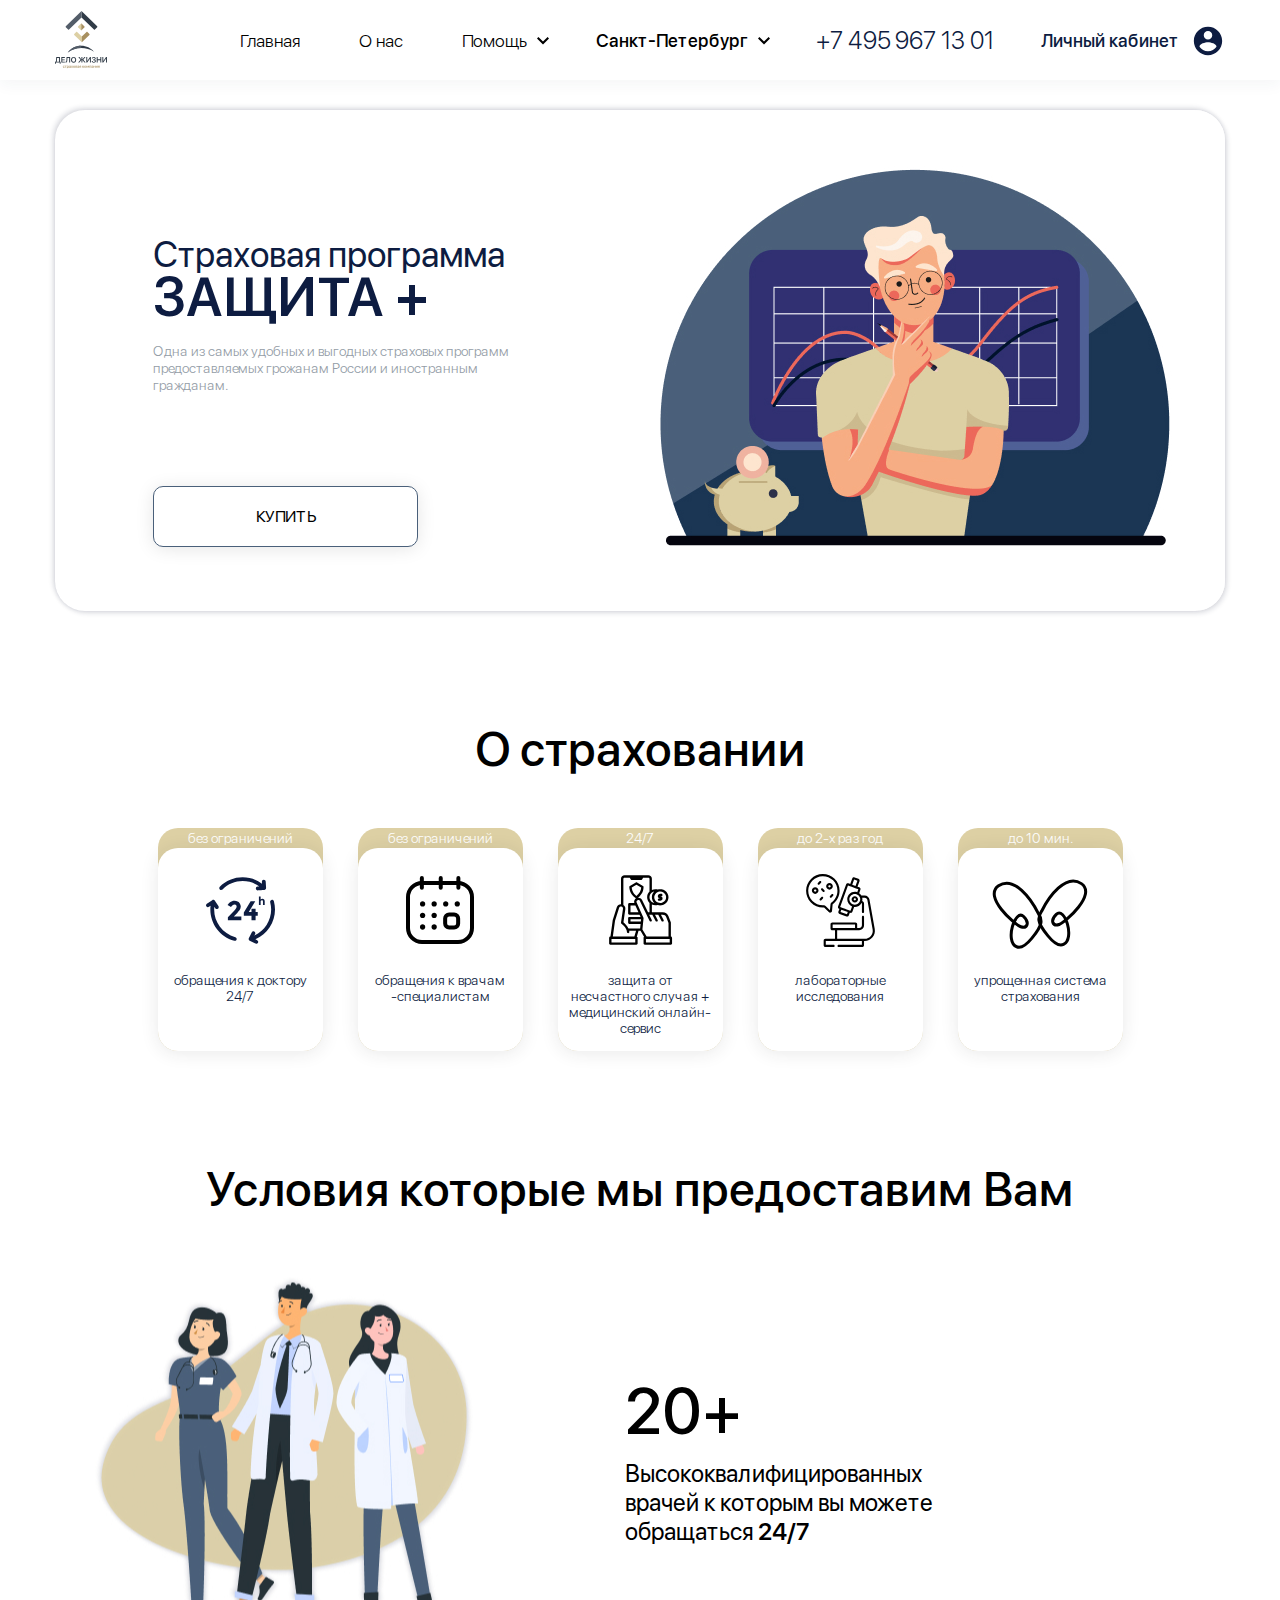
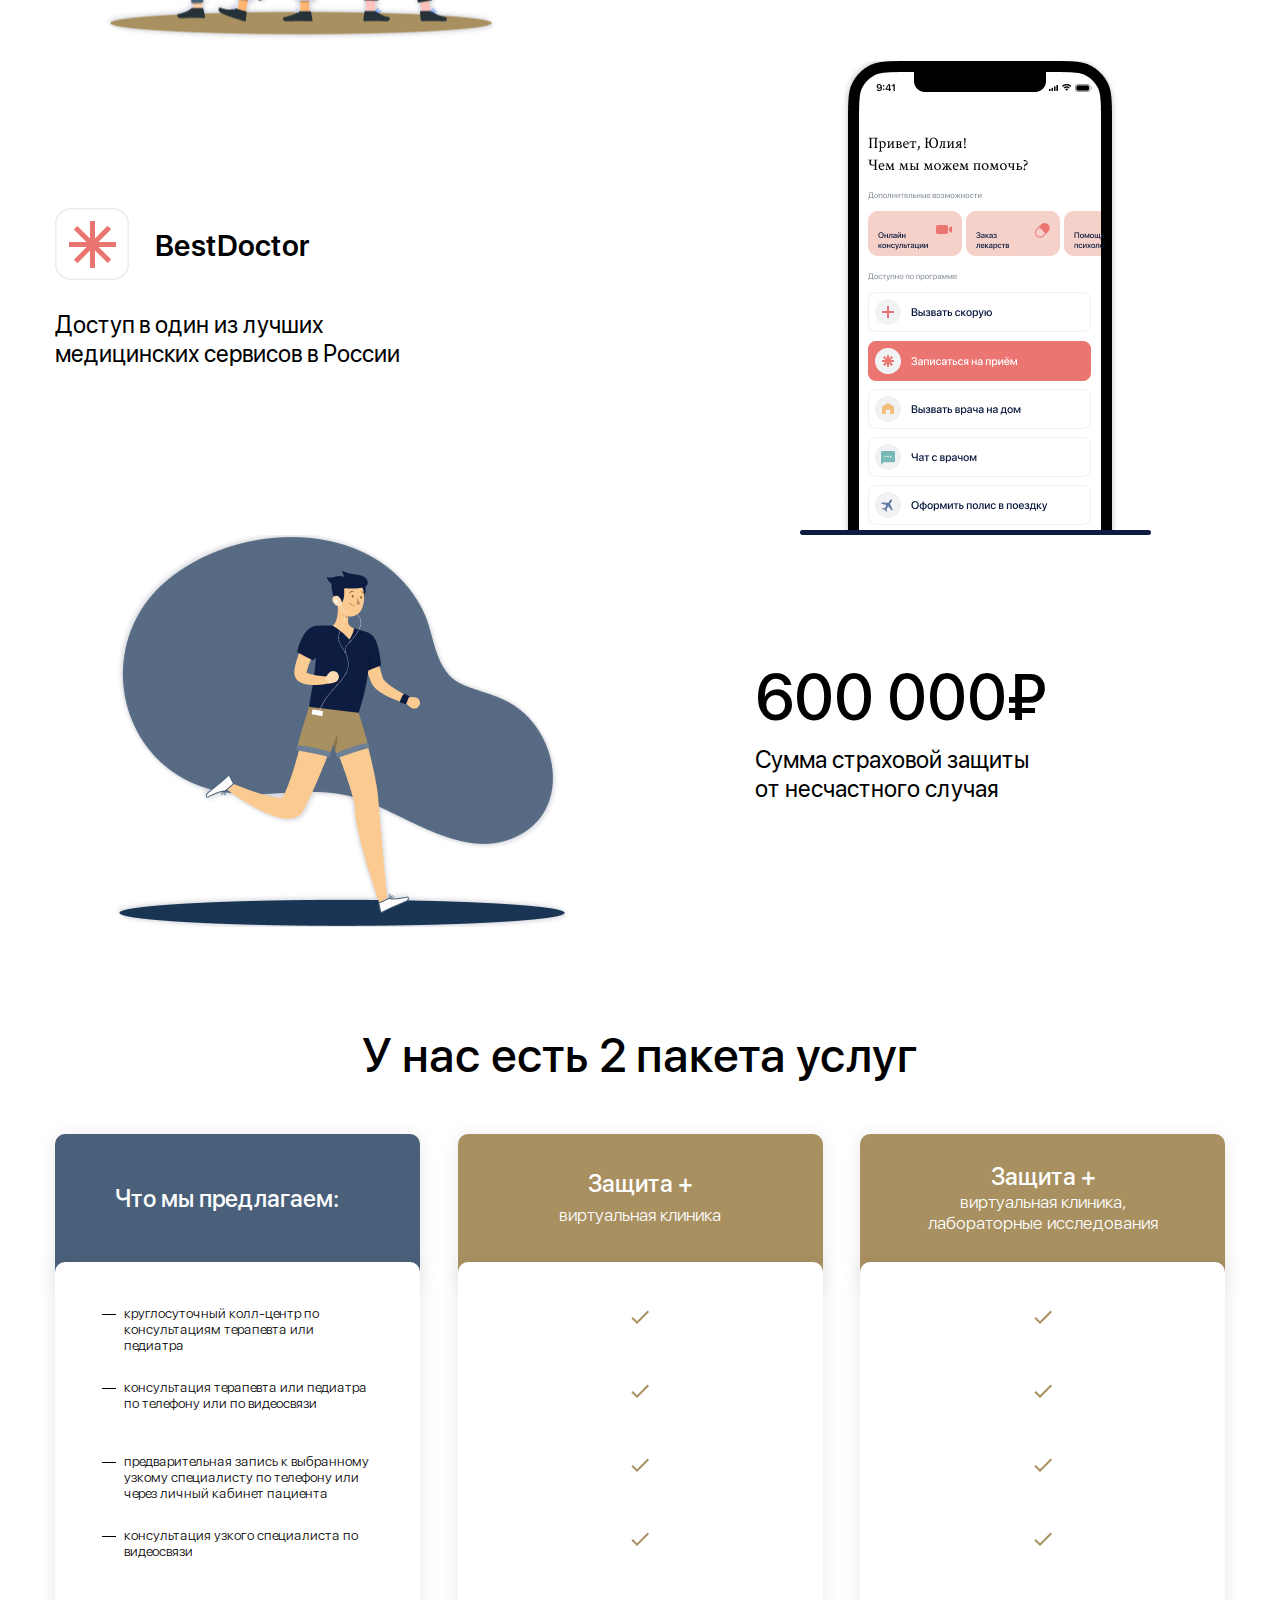
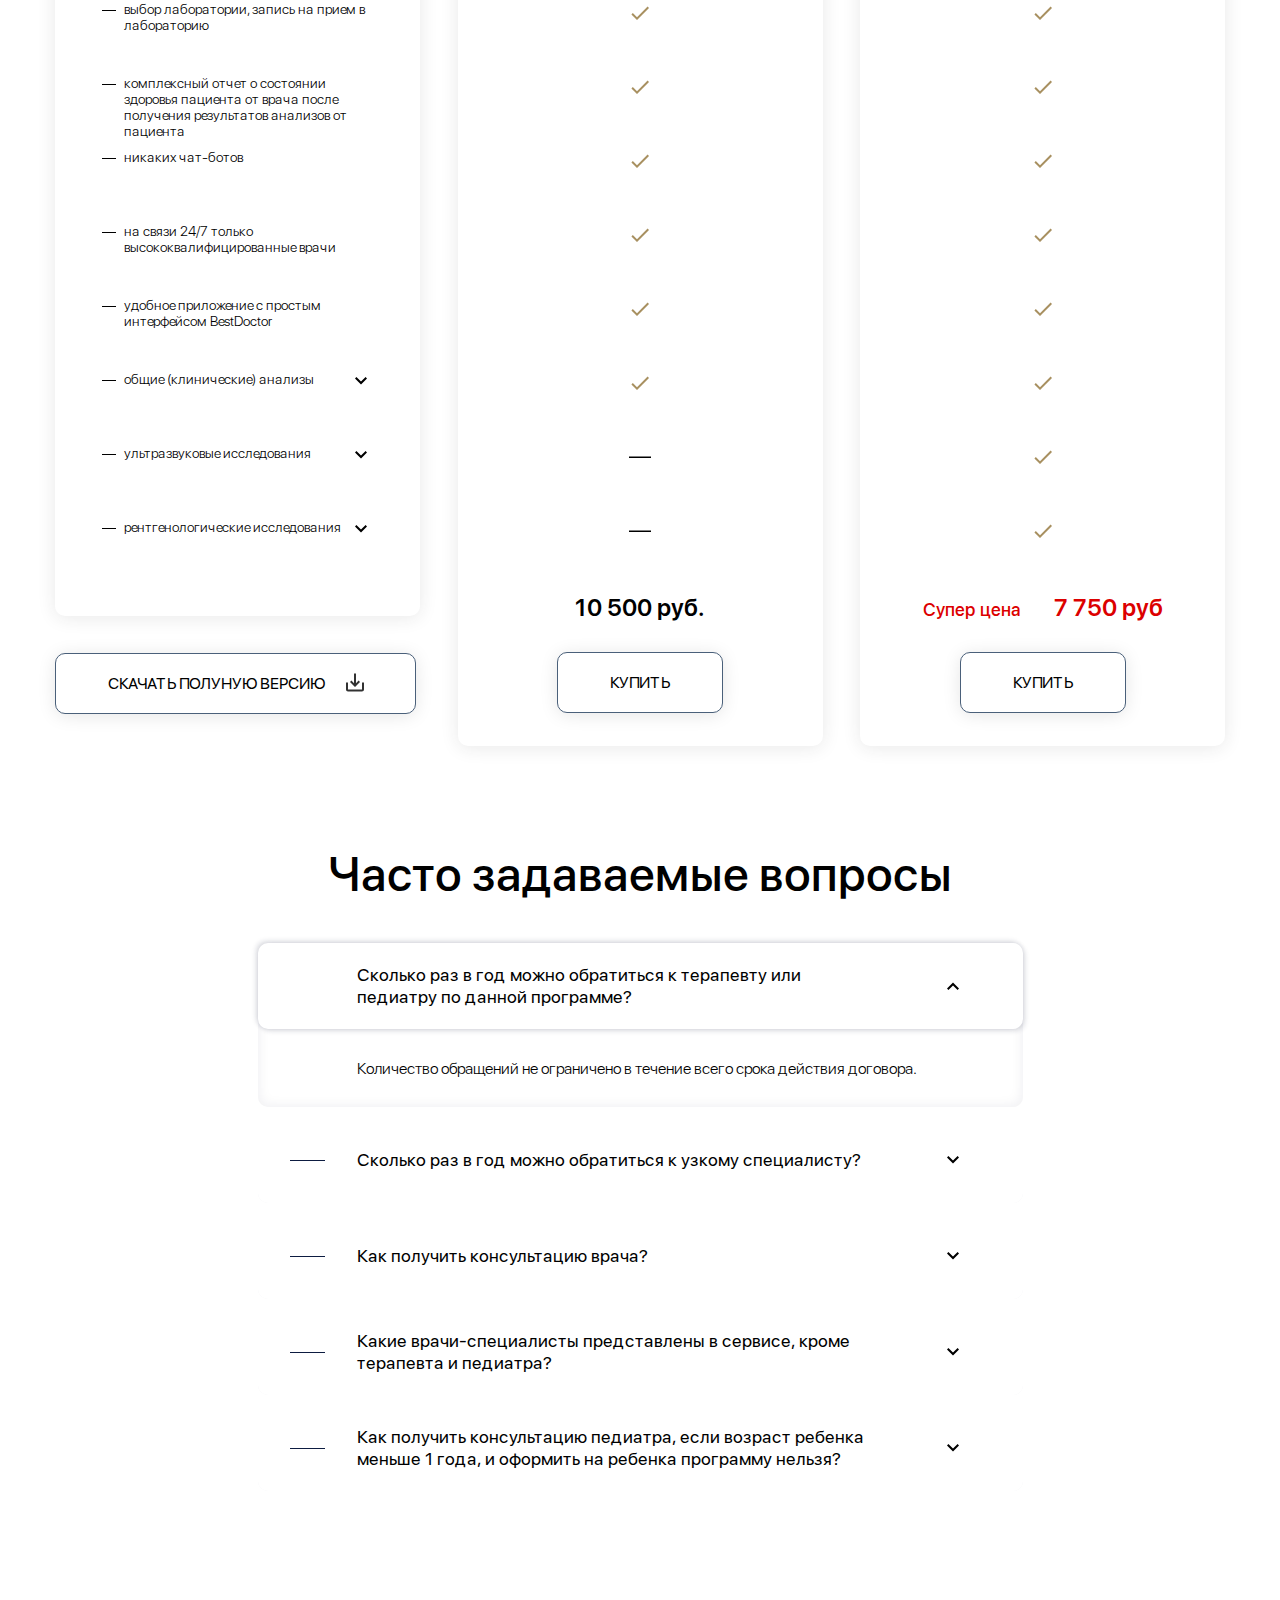
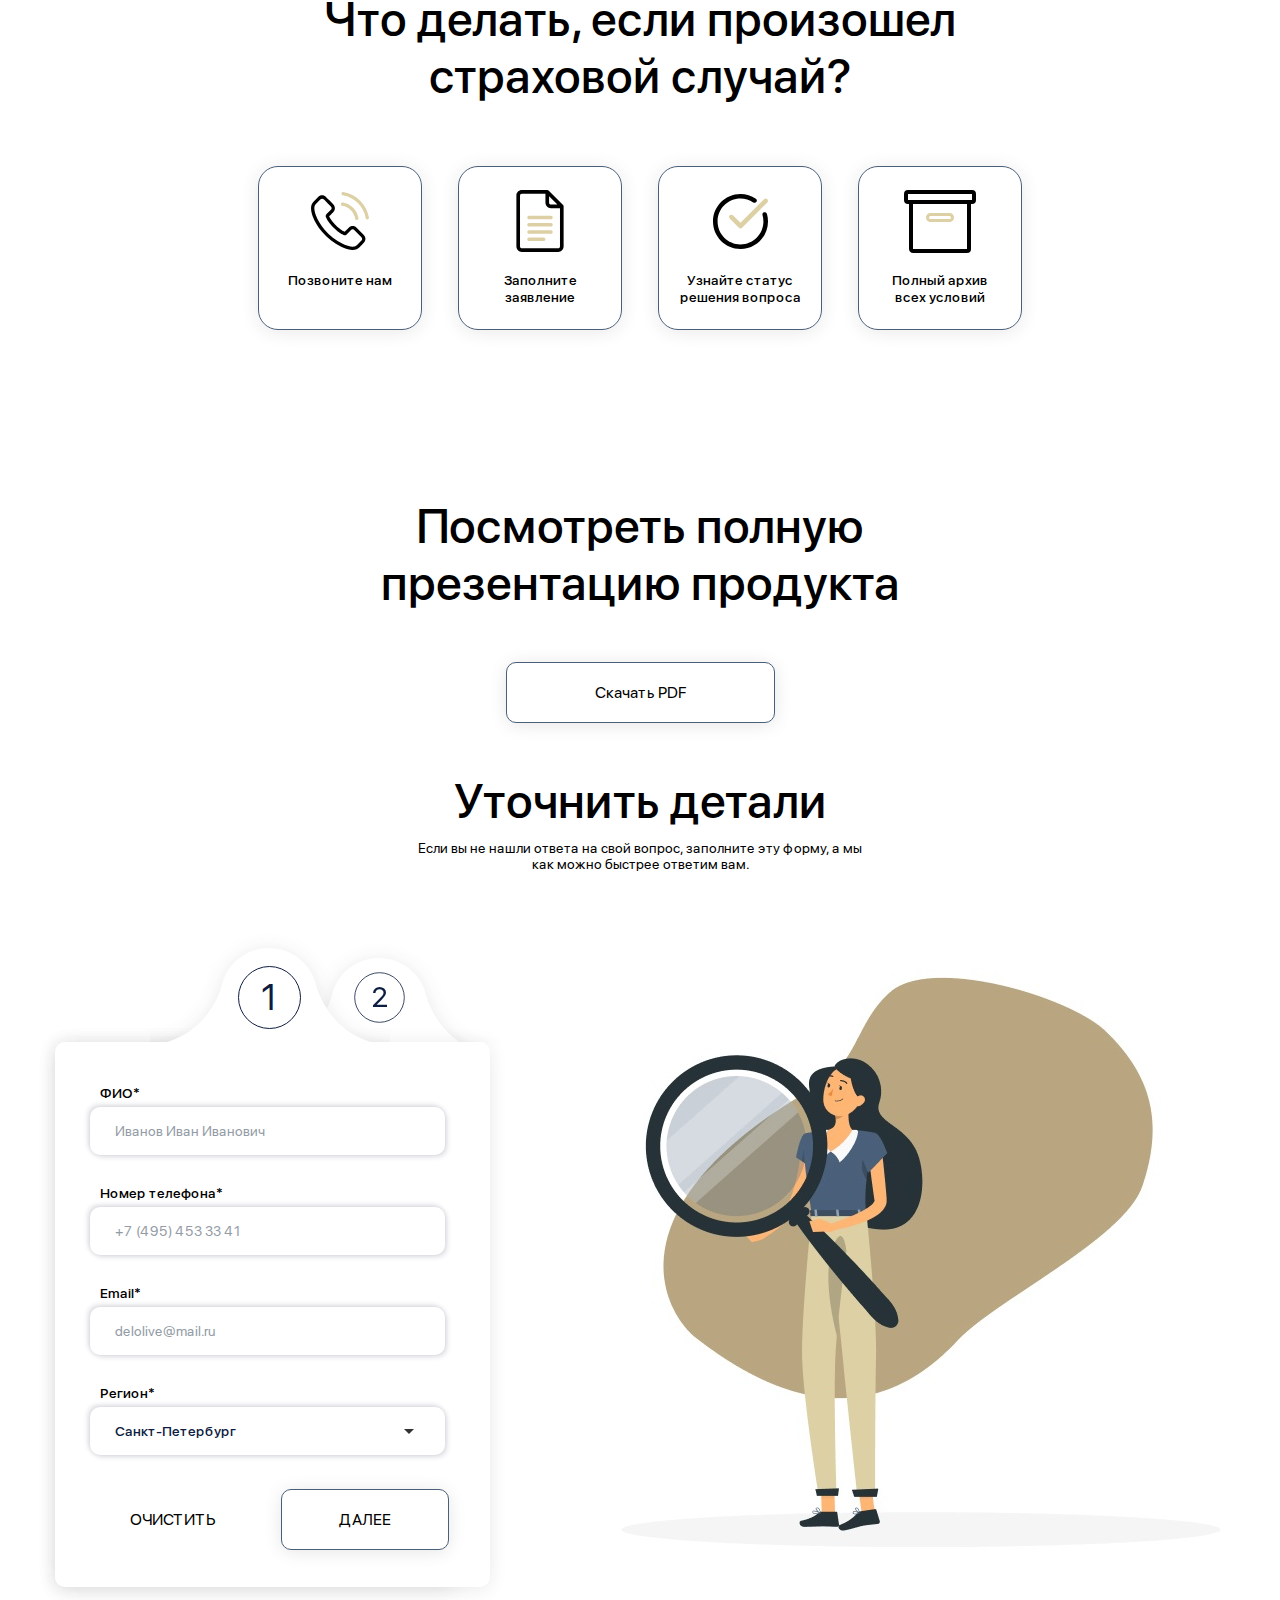
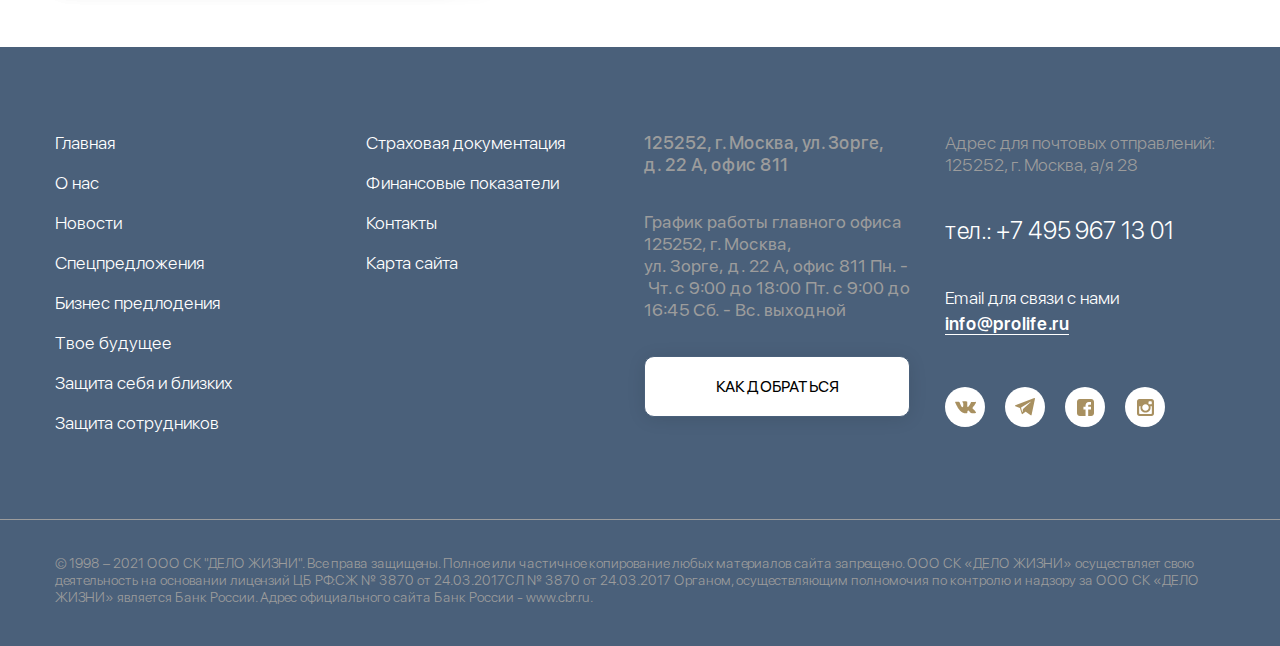
<file: delozh/index.html>
<!DOCTYPE html>
<html lang="ru">
  <head>
    <meta charset="UTF-8">
    <meta name="description" content="Stopradiators Home page">
    <meta name="viewport" content="width=device-width, initial-scale=1.0, minimum-scale=1.0, maximum-scale=1.0, user-scalable=no">
    <link rel="icon" href="images/favicon.png">
    <link rel="stylesheet" href="css/main.min.css">
    <title>Дело Жизни</title>
  </head>
  <body>
    <header class="header">
      <div class="container">
        <div class="header__inner">
          <div class="header__menu-trigger"></div><a class="header__logo" href="#"><img class="header__logo-img" src="images/logo.svg"></a>
          <nav class="header__menu menu">
            <ul class="menu__list">
              <li class="menu__list-item"><a class="menu__list-link" href="#">Главная</a></li>
              <li class="menu__list-item"><a class="menu__list-link" href="#">О нас</a></li>
              <li class="menu__list-item">
                <div class="menu__list-link menu__list-drop">Помощь
                  <div class="menu__drop-items"><a class="menu__drop-link" href="#">Помощь 1</a><a class="menu__drop-link" href="#">Помощь 2</a></div>
                </div>
              </li>
            </ul>
          </nav>
          <div class="header__location">
            <select class="header__location-select">
              <option>Санкт-Петербург</option>
              <option>Москва</option>
            </select>
          </div><a class="header__phone" href="tel:+74959671301">+7 495 967 13 01</a><a class="header__lk" href="#">Личный кабинет</a>
        </div>
      </div>
    </header>
    <main class="main">
      <section class="promo">
        <div class="container">
          <div class="promo__inner">
            <div class="promo__box">
              <div class="promo__subtitle">Страховая программа</div>
              <h2 class="promo__title">ЗАЩИТА +</h2>
              <p class="promo__descr">Одна из самых удобных и выгодных страховых программ предоставляемых грожанам России и иностранным гражданам. </p><a class="promo__btn" href="#">купить</a>
            </div>
          </div>
        </div>
      </section>
      <section class="about">
        <div class="container">
          <h2 class="about__title title">О страховании</h2>
          <ul class="about__list">
            <li class="about__item">
              <div class="about__descr">без ограничений </div>
              <div class="about__box"><img class="about__img" src="images/about/1.svg">
                <div class="about__text">обращения к доктору 24/7 </div>
              </div>
            </li>
            <li class="about__item">
              <div class="about__descr">без ограничений</div>
              <div class="about__box"><img class="about__img" src="images/about/2.svg">
                <div class="about__text">обращения к врачам -специалистам</div>
              </div>
            </li>
            <li class="about__item">
              <div class="about__descr">24/7</div>
              <div class="about__box"><img class="about__img" src="images/about/3.svg">
                <div class="about__text">защита от несчастного случая + медицинский онлайн-сервис</div>
              </div>
            </li>
            <li class="about__item">
              <div class="about__descr">до 2-х раз год</div>
              <div class="about__box"><img class="about__img" src="images/about/4.svg">
                <div class="about__text">лабораторные исследования </div>
              </div>
            </li>
            <li class="about__item">
              <div class="about__descr">до 10 мин.</div>
              <div class="about__box"><img class="about__img" src="images/about/5.svg">
                <div class="about__text">упрощенная система страхования</div>
              </div>
            </li>
          </ul>
        </div>
      </section>
      <section class="conditions">
        <div class="container">
          <div class="conditions__title title">Условия которые мы предоставим Вам</div>
          <div class="conditions__inner">
            <div class="conditions__box">
              <div class="conditions__text">
                <h3 class="conditions__text-title">20+</h3>
                <p class="conditions__text-descr">Высококвалифицированных врачей к которым вы можете обращаться <span>24/7</span></p>
              </div>
            </div>
            <div class="conditions__box">
              <div class="conditions__text">
                <h3 class="conditions__text-title">BestDoctor</h3>
                <p class="conditions__text-descr">Доступ в один из лучших медицинских сервисов в России</p>
              </div>
            </div>
            <div class="conditions__box">
              <div class="conditions__text">
                <h3 class="conditions__text-title">600 000₽</h3>
                <p class="conditions__text-descr">Сумма страховой защиты от&nbsp;несчастного случая</p>
              </div>
            </div>
          </div>
        </div>
      </section>
      <section class="services">
        <div class="container">
          <div class="services__title title">У нас есть 2 пакета услуг</div>
          <div class="services__items">
            <div class="services__item services__descr">
              <div class="services__item-top"> 
                <h4>Что мы предлагаем:</h4>
              </div>
              <ul class="services__list">
                <li class="services__list-item">круглосуточный колл-центр по консультациям терапевта или педиатра</li>
                <li class="services__list-item">консультация терапевта или педиатра по телефону или по видеосвязи</li>
                <li class="services__list-item">предварительная запись к выбранному узкому специалисту по телефону или через личный кабинет пациента</li>
                <li class="services__list-item">консультация узкого специалиста по видеосвязи</li>
                <li class="services__list-item">выбор лаборатории, запись на прием в лабораторию</li>
                <li class="services__list-item">комплексный отчет о состоянии здоровья пациента от врача после получения результатов анализов от пациента</li>
                <li class="services__list-item">никаких чат-ботов</li>
                <li class="services__list-item">на связи 24/7 только высококвалифицированные врачи</li>
                <li class="services__list-item">удобное приложение с простым интерфейсом BestDoctor</li>
                <li class="services__list-item services__list-itemdrop">общие (клинические) анализы
                  <ul class="services__list-dropdown">
                    <li class="services__list-dropdown-item">анализ 1</li>
                    <li class="services__list-dropdown-item">анализ 2</li>
                  </ul>
                </li>
                <li class="services__list-item services__list-itemdrop">ультразвуковые исследования
                  <ul class="services__list-dropdown">
                    <li class="services__list-dropdown-item">УЗИ органов брюшной полости</li>
                    <li class="services__list-dropdown-item">почек</li>
                    <li class="services__list-dropdown-item">мочевого пузыря</li>
                    <li class="services__list-dropdown-item">УЗДГ сосудов (артерии и вены) <span>одно исследование из списка в течение срока действия программы</span></li>
                  </ul>
                </li>
                <li class="services__list-item services__list-itemdrop">рентгенологические исследования
                  <ul class="services__list-dropdown">
                    <li class="services__list-dropdown-item">рентгенологические исследования 1</li>
                    <li class="services__list-dropdown-item">рентгенологические исследования 2</li>
                    <li class="services__list-dropdown-item">рентгенологические исследования 3 <span>одно исследование из списка в течение срока действия программы</span></li>
                  </ul>
                </li>
              </ul><a class="services__item-link" href="#">скачать полуную версию</a>
            </div>
            <div class="services__item">
              <div class="services__item-top"> 
                <h4>Защита + <span>виртуальная клиника</span></h4>
              </div>
              <ul class="services__list">
                <li class="services__list-item">
                  <div class="services__check services__check--yes"></div>
                </li>
                <li class="services__list-item">
                  <div class="services__check services__check--yes"></div>
                </li>
                <li class="services__list-item">
                  <div class="services__check services__check--yes"></div>
                </li>
                <li class="services__list-item">
                  <div class="services__check services__check--yes"></div>
                </li>
                <li class="services__list-item">
                  <div class="services__check services__check--yes"></div>
                </li>
                <li class="services__list-item">
                  <div class="services__check services__check--yes"></div>
                </li>
                <li class="services__list-item">
                  <div class="services__check services__check--yes"></div>
                </li>
                <li class="services__list-item">
                  <div class="services__check services__check--yes"></div>
                </li>
                <li class="services__list-item">
                  <div class="services__check services__check--yes"></div>
                </li>
                <li class="services__list-item">
                  <div class="services__check services__check--yes"></div>
                </li>
                <li class="services__list-item">
                  <div class="services__check services__check--no"></div>
                </li>
                <li class="services__list-item">
                  <div class="services__check services__check--no"></div>
                </li>
                <li class="services__list-item">
                  <div class="services__item-price"><span>10&nbsp;500&nbsp;руб.</span></div><a class="services__item-link" href="#">купить</a>
                </li>
              </ul>
            </div>
            <div class="services__item">
              <div class="services__item-top"> 
                <h4>Защита + <span>виртуальная клиника, лабораторные исследования </span></h4>
              </div>
              <ul class="services__list">
                <li class="services__list-item">
                  <div class="services__check services__check--yes"></div>
                </li>
                <li class="services__list-item">
                  <div class="services__check services__check--yes"></div>
                </li>
                <li class="services__list-item">
                  <div class="services__check services__check--yes"></div>
                </li>
                <li class="services__list-item">
                  <div class="services__check services__check--yes"></div>
                </li>
                <li class="services__list-item">
                  <div class="services__check services__check--yes"></div>
                </li>
                <li class="services__list-item">
                  <div class="services__check services__check--yes"></div>
                </li>
                <li class="services__list-item">
                  <div class="services__check services__check--yes"></div>
                </li>
                <li class="services__list-item">
                  <div class="services__check services__check--yes"></div>
                </li>
                <li class="services__list-item">
                  <div class="services__check services__check--yes"></div>
                </li>
                <li class="services__list-item">
                  <div class="services__check services__check--yes"></div>
                </li>
                <li class="services__list-item">
                  <div class="services__check services__check--yes"></div>
                </li>
                <li class="services__list-item">
                  <div class="services__check services__check--yes"></div>
                </li>
                <li class="services__list-item">
                  <div class="services__item-price services__item-price--accent">Супер цена <span>7&nbsp;750&nbsp;руб</span></div><a class="services__item-link" href="#">купить</a>
                </li>
              </ul>
            </div>
          </div>
        </div>
      </section>
      <section class="questions">
        <div class="container">
          <h2 class="questions__title title">Часто задаваемые вопросы </h2>
          <div class="questions__box">
            <div class="questions__item questions__item--active"> 
              <div class="questions__item-top">Сколько раз в год можно обратиться к терапевту или педиатру по данной программе? </div>
              <div class="questions__item-inner">Количество обращений не ограничено в течение всего срока действия договора. </div>
            </div>
            <div class="questions__item"> 
              <div class="questions__item-top">Сколько раз в год можно обратиться к узкому специалисту? </div>
              <div class="questions__item-inner">Количество обращений не ограничено в течение всего срока действия договора. </div>
            </div>
            <div class="questions__item"> 
              <div class="questions__item-top">Как получить консультацию врача? </div>
              <div class="questions__item-inner">Количество обращений не ограничено в течение всего срока действия договора. </div>
            </div>
            <div class="questions__item"> 
              <div class="questions__item-top">Какие врачи-специалисты представлены в сервисе, кроме терапевта и педиатра?  </div>
              <div class="questions__item-inner">Количество обращений не ограничено в течение всего срока действия договора. </div>
            </div>
            <div class="questions__item"> 
              <div class="questions__item-top">Как получить консультацию педиатра, если возраст ребенка меньше 1 года, и оформить на ребенка программу нельзя?  </div>
              <div class="questions__item-inner">Количество обращений не ограничено в течение всего срока действия договора. </div>
            </div>
          </div>
        </div>
      </section>
      <section class="tactics">
        <div class="container">
          <h2 class="tactics__title title">Что делать, если произошел страховой случай?</h2>
          <div class="tactics__triggers"><a class="triggers__item" href="#phone">
              <div class="triggers__img-box"><img class="triggers__img" src="images/tactic-1.svg"></div>
              <div class="triggers__text">Позвоните нам</div></a><a class="triggers__item" href="#application">
              <div class="triggers__img-box"><img class="triggers__img" src="images/tactic-2.svg"></div>
              <div class="triggers__text">Заполните заявление</div></a><a class="triggers__item" href="#status">
              <div class="triggers__img-box"><img class="triggers__img" src="images/tactic-3.svg"></div>
              <div class="triggers__text">Узнайте статус решения вопроса</div></a><a class="triggers__item" href="#archive">
              <div class="triggers__img-box"><img class="triggers__img" src="images/tactic-4.svg"></div>
              <div class="triggers__text">Полный архив всех условий</div></a></div>
          <div class="tactics__content">
            <div class="tactics__content-box" id="phone">
              <h5 class="tactics__content-title">Наш номер:</h5><a class="tactics__content-phone" href="tel:+74959671301">+7&nbsp;495&nbsp;967&nbsp;13&nbsp;01</a>
            </div>
            <div class="tactics__content-box" id="application">
              <div class="tactics__content-wrapper">
                <h5 class="tactics__content-title">Заполните заявление и подготовьте необходимые документы.</h5>
                <p class="tactics__content-text">Направьте документы в Страховую компанию удобным для Вас способом:</p>
                <ul class="tactics__content-list">
                  <li class="tactics__content-listitem">через <a class="tactics__content-link" href="#">Личный кабинет</a></li>
                  <li class="tactics__content-listitem">письмом по адресу: 125252, г. Москва, а/я 28 </li>
                </ul>
              </div>
              <div class="tactics__content-wrapper">
                <h5 class="tactics__content-title">Список необходимых документов для заключения договора: </h5>
                <ul class="tactics__content-list">
                  <li class="tactics__content-listitem">паспорт </li>
                  <li class="tactics__content-listitem">заявление на страхование</li>
                  <li class="tactics__content-listitem">иные документы – по запросу компании</li>
                </ul>
              </div>
            </div>
            <div class="tactics__content-box" id="status">
              <h5 class="tactics__content-title">Узнать статус решения своего вопроса Вы можете любым удобным для Вас способом:</h5>
              <ul class="tactics__content-list">
                <li class="tactics__content-listitem">через <a class="tactics__content-link" href="#">Личный кабинет</a></li>
                <li class="tactics__content-listitem">позвонить по номеру <a class="tactics__content-link" href="tel:+74959671301">+7&nbsp;495&nbsp;967&nbsp;13&nbsp;01</a></li>
              </ul>
            </div>
            <div class="tactics__content-box" id="archive"><a class="tactics__content-btn" href="#">скачать полный архив всех условий</a></div>
          </div>
        </div>
      </section>
      <section class="details">
        <div class="container">
          <h2 class="details__title title">Посмотреть полную презентацию продукта</h2><a class="details__btn">Скачать PDF </a>
        </div>
        <div class="container">
          <h2 class="details__title title">Уточнить детали</h2>
          <p class="details__descr">Если вы не нашли ответа на свой вопрос, заполните эту форму, а мы как можно быстрее ответим вам.</p>
          <div class="details__inner">
            <form class="datails__form details__card-second">
              <div class="details__card" action="#" enctype="multipart/form-data">
                <label class="details__label">ФИО*
                  <input class="details__input" type="text" required placeholder="Иванов Иван Иванович">
                </label>
                <label class="details__label">Номер телефона*
                  <input class="details__input" type="tel" required placeholder="+7 (495) 453 33 41">
                </label>
                <label class="details__label">Email*
                  <input class="details__input" type="email" required placeholder="delolive@mail.ru">
                </label>
                <label class="details__label">Регион*
                  <select class="details__select">
                    <option>Санкт-Петербург</option>
                    <option>Москва</option>
                  </select>
                </label>
                <div class="details__card-btns">
                  <button class="details__card-btn details__card-btn--reset" type="reset">Очистить</button>
                  <button class="details__card-btn details__card-btn--next">далее</button>
                </div>
              </div>
              <div class="details__box">
                <label class="details__label details__product">Наименование страхового продукта
                  <select class="details__select">
                    <option>Защита +</option>
                    <option>Защита ++</option>
                  </select>
                </label>
                <label class="details__label">Номер полиса
                  <input class="details__input" type="number" min="0" placeholder="123456789">
                </label>
                <label class="details__label details__theme">Выберите тему
                  <select class="details__select">
                    <option>Расторжение страхового полиса</option>
                    <option>Заключение страхового полиса</option>
                  </select>
                </label>
                <label class="details__label details__message">Ваше сообщение
                  <textarea class="details__input" placeholder="Здравствуйте!"></textarea>
                </label>
                <label class="details__label details__file">
                  <input class="details__input details__file-input" type="file" data-browse="Выбрать файл" accept=".jpg, .gif, .png, .jpeg">
                  <p class="details__file-text">JPG, GIF или PNG. Максимальный размер 1 мб. </p>
                </label>
                <label class="details__label details__btns-box">
                  <input class="details__checkbox" type="checkbox" required checked>
                  <div class="details__checkbox-fake"></div><span>Я принимаю <a class="details__checkbox-link" href="#">условия передачи информации</a></span>
                  <div class="details__btns">
                    <button class="details__card-btn details__card-btn--reset" type="reset">Очистить</button>
                    <button class="details__card-btn" type="submit">отправить</button>
                  </div>
                </label>
              </div>
            </form>
          </div>
        </div>
      </section>
    </main>
    <footer class="footer">
      <div class="footer__top">
        <div class="container">
          <div class="footer__top-inner">
            <div class="footer__box">
              <nav class="footer__nav">
                <ul class="footer__nav-items">
                  <li class="footer__nav-item"> <a class="footer__link" href="#">Главная</a></li>
                  <li class="footer__nav-item"> <a class="footer__link" href="#">О нас</a></li>
                  <li class="footer__nav-item"> <a class="footer__link" href="#">Новости</a></li>
                  <li class="footer__nav-item"><a class="footer__link" href="#">Спецпредложения</a></li>
                  <li class="footer__nav-item"><a class="footer__link" href="#">Бизнес предлодения</a></li>
                  <li class="footer__nav-item"><a class="footer__link" href="#">Твое будущее</a></li>
                  <li class="footer__nav-item"><a class="footer__link" href="#">Защита себя и близких</a></li>
                  <li class="footer__nav-item"><a class="footer__link" href="#">Защита сотрудников</a></li>
                </ul>
              </nav>
              <div class="footer__docs">
                <ul class="footer__docs-items">
                  <li class="footer__docs-item"><a class="footer__link" href="#">Страховая документация</a></li>
                  <li class="footer__docs-item"><a class="footer__link" href="#">Финансовые показатели</a></li>
                  <li class="footer__docs-item"><a class="footer__link" href="#">Контакты</a></li>
                  <li class="footer__docs-item"><a class="footer__link" href="#">Карта сайта</a></li>
                </ul>
              </div>
            </div>
            <div class="footer__box">
              <div class="footer__address-items">
                <address class="footer__address-item">125252, г. Москва, ул. Зорге, д.&nbsp;22 А, офис 811</address>
                <div class="footer__address-worktime"> <span>График работы главного офиса </span>125252, г. Москва, ул.&nbsp;Зорге,&nbsp;д.&nbsp;22 А, офис 811 Пн.&nbsp;-&nbsp;Чт. с 9:00 до 18:00 Пт.&nbsp;с&nbsp;9:00 до 16:45 Сб.&nbsp;-&nbsp;Вс.&nbsp;выходной</div>
                <button class="footer__address-btn">Как добраться</button>
              </div>
              <div class="footer__contacts">
                <div class="footer__contacts-mail"><span>Адрес для почтовых отправлений: </span>125252, г. Москва, а/я 28</div><a class="footer__contacts-phone" href="tel:+74959671301">тел.: +7 495 967 13 01</a>
                <div class="footer__contacts-email"><span>Email для связи с нами </span><a class="footer__contacts-email-link" href="mailto:info@prolife.ru">info@prolife.ru</a></div>
                <div class="footer__contacts-socials"><a class="footer__contacts-social" href="#"><img class="footer__contacts-social-img" src="images/icons/vk.svg"></a><a class="footer__contacts-social" href="#"><img class="footer__contacts-social-img" src="images/icons/tg.svg"></a><a class="footer__contacts-social" href="#"><img class="footer__contacts-social-img" src="images/icons/fb.svg"></a><a class="footer__contacts-social" href="#"><img class="footer__contacts-social-img" src="images/icons/inst.svg"></a></div>
              </div>
            </div>
          </div>
        </div>
      </div>
      <div class="footer__bottom">
        <div class="container">
          <p class="footer__copy">© 1998 – 2021 ООО СК "ДЕЛО ЖИЗНИ". Все права защищены. Полное или частичное копирование любых материалов сайта запрещено. ООО СК «ДЕЛО ЖИЗНИ» осуществляет свою деятельность на основании лицензий ЦБ РФ:СЖ № 3870 от 24.03.2017СЛ № 3870 от 24.03.2017 Органом, осуществляющим полномочия по контролю и надзору за ООО СК «ДЕЛО ЖИЗНИ» является Банк России. Адрес официального сайта Банк России - www.cbr.ru.</p>
        </div>
      </div>
    </footer>
    <div class="modal">
      <div class="modal__inner">
        <p class="modal__text">Отправляя обращение, Вы соглашаетесь на обработку ваших персональных данных в соответсвии с требованиями Федерального закона от 27.07.2006 №152-ФЗ “О персональных данных”</p>
        <button class="modal__btn">Закрыть</button>
      </div>
    </div>
    <script src="js/app.min.js"></script>
  </body>
</html>
</file>
<file: berry/assets/css/app.862c62a11c7f055236c2.css>
html {
  -webkit-text-size-adjust: 100%;
  line-height: 1.15;
  -moz-tab-size: 4;
  -o-tab-size: 4;
  tab-size: 4;
}
body {
  font-family: system-ui, -apple-system, Segoe UI, Roboto, Helvetica, Arial,
    sans-serif, Apple Color Emoji, Segoe UI Emoji;
  margin: 0;
}
button,
input {
  font-family: inherit;
  font-size: 100%;
  line-height: 1.15;
  margin: 0;
}
button {
  text-transform: none;
}
[type='button'],
[type='submit'],
button {
  -webkit-appearance: button;
}
h1,
h2,
h4,
p {
  margin: 0;
}
button {
  background-color: transparent;
  background-image: none;
}
ul {
  list-style: none;
  margin: 0;
  padding: 0;
}
html {
  font-family: ui-sans-serif, system-ui, -apple-system, BlinkMacSystemFont,
    Segoe UI, Roboto, Helvetica Neue, Arial, Noto Sans, sans-serif,
    Apple Color Emoji, Segoe UI Emoji, Segoe UI Symbol, Noto Color Emoji;
  line-height: 1.5;
}
body {
  font-family: inherit;
  line-height: inherit;
}
*,
:after,
:before {
  border: 0 solid;
  -webkit-box-sizing: border-box;
  box-sizing: border-box;
}
img {
  border-style: solid;
}
input::-webkit-input-placeholder {
  color: #9ca3af;
  opacity: 1;
}
input::-moz-placeholder {
  color: #9ca3af;
  opacity: 1;
}
input:-ms-input-placeholder {
  color: #9ca3af;
  opacity: 1;
}
input::-ms-input-placeholder {
  color: #9ca3af;
  opacity: 1;
}
input::placeholder {
  color: #9ca3af;
  opacity: 1;
}
button {
  cursor: pointer;
}
h1,
h2,
h4 {
  font-size: inherit;
  font-weight: inherit;
}
a {
  color: inherit;
  text-decoration: inherit;
}
button,
input {
  color: inherit;
  line-height: inherit;
  padding: 0;
}
img {
  display: block;
  height: auto;
  max-width: 100%;
  vertical-align: middle;
}
*,
:after,
:before {
  --tw-border-opacity: 1;
  border-color: rgba(229, 231, 235, var(--tw-border-opacity));
}
.container {
  width: 100%;
}
@media (min-width: 640px) {
  .container {
    max-width: 640px;
  }
}
@media (min-width: 768px) {
  .container {
    max-width: 768px;
  }
}
@media (min-width: 1024px) {
  .container {
    max-width: 1024px;
  }
}
@media (min-width: 1280px) {
  .container {
    max-width: 1280px;
  }
}
@media (min-width: 1536px) {
  .container {
    max-width: 1536px;
  }
}
.block {
  display: block;
}
.overflow-y-hidden {
  overflow-y: hidden;
}
*,
:after,
:before {
  --tw-shadow: 0 0 #0000;
  --tw-ring-inset: var(--tw-empty, /*!*/ /*!*/);
  --tw-ring-offset-width: 0px;
  --tw-ring-offset-color: #fff;
  --tw-ring-color: rgba(59, 130, 246, 0.5);
  --tw-ring-offset-shadow: 0 0 #0000;
  --tw-ring-shadow: 0 0 #0000;
}
@font-face {
  font-family: nunito;
  font-style: normal;
  font-weight: 400;
  src: url(../fonts/nunito-regular-webfont.woff) format('woff'),
    url(../fonts/nunito-regular-webfont.woff2) format('woff2');
}
@font-face {
  font-family: nunito;
  font-style: normal;
  font-weight: 600;
  src: url(../fonts/nunito-semibold-webfont.woff) format('woff'),
    url(../fonts/nunito-semibold-webfont.woff2) format('woff2');
}
@font-face {
  font-family: nunito;
  font-style: normal;
  font-weight: 700;
  src: url(../fonts/nunito-bold-webfont.woff) format('woff'),
    url(../fonts/nunito-bold-webfont.woff2) format('woff2');
}
@font-face {
  font-family: nunito;
  font-style: normal;
  font-weight: 800;
  src: url(../fonts/nunito-extrabold-webfont.woff) format('woff'),
    url(../fonts/nunito-extrabold-webfont.woff2) format('woff2');
}
@font-face {
  font-family: orelega;
  font-style: normal;
  font-weight: 400;
  src: url(../fonts/orelegaone-regular-webfont.woff) format('woff'),
    url(../fonts/orelegaone-regular-webfont.woff2) format('woff2');
}
.basket__btn,
.card__btn {
  border-radius: 1rem;
  font-family: nunito, sans;
  font-size: 18px;
  line-height: 25px;
  padding: 0.75rem 1rem;
}
.basket__btn:hover,
.card__btn:hover {
  --tw-text-opacity: 0.8;
}
.basket__btn,
.card__btn {
  -webkit-transition-duration: 0.15s;
  -o-transition-duration: 0.15s;
  transition-duration: 0.15s;
  -webkit-transition-duration: 0.2s;
  -o-transition-duration: 0.2s;
  transition-duration: 0.2s;
  -webkit-transition-property: background-color, border-color, color, fill,
    stroke, opacity, -webkit-box-shadow, -webkit-transform, -webkit-filter,
    -webkit-backdrop-filter;
  transition-property: background-color, border-color, color, fill, stroke,
    opacity, -webkit-box-shadow, -webkit-transform, -webkit-filter,
    -webkit-backdrop-filter;
  -o-transition-property: background-color, border-color, color, fill, stroke,
    opacity, box-shadow, transform, filter, backdrop-filter;
  transition-property: background-color, border-color, color, fill, stroke,
    opacity, box-shadow, transform, filter, backdrop-filter;
  transition-property: background-color, border-color, color, fill, stroke,
    opacity, box-shadow, transform, filter, backdrop-filter, -webkit-box-shadow,
    -webkit-transform, -webkit-filter, -webkit-backdrop-filter;
  -webkit-transition-timing-function: cubic-bezier(0.4, 0, 0.2, 1);
  -o-transition-timing-function: cubic-bezier(0.4, 0, 0.2, 1);
  transition-timing-function: cubic-bezier(0.4, 0, 0.2, 1);
}
body {
  -webkit-box-orient: vertical;
  -webkit-box-direction: normal;
  -webkit-box-pack: justify;
  -ms-flex-pack: justify;
  display: -webkit-box;
  display: -ms-flexbox;
  display: flex;
  -ms-flex-direction: column;
  flex-direction: column;
  justify-content: space-between;
  min-height: 100vh;
}
input::-webkit-inner-spin-button,
input::-webkit-outer-spin-button {
  -webkit-appearance: none;
  margin: 0;
}
input[type='number'] {
  -moz-appearance: textfield;
}
.main {
  -webkit-box-flex: 1;
  -ms-flex-positive: 1;
  flex-grow: 1;
}
.container {
  margin: 0 auto;
  max-width: 1638px;
  padding: 0 15px;
}
.decor {
  background-image: url(../img/icons/decor.svg);
  background-position: 50%;
  background-repeat: no-repeat;
  background-size: contain;
  height: 0.5rem;
  width: 15.5rem;
}
.layer {
  bottom: 0;
  left: 0;
  opacity: 0.6;
  overflow-y: hidden;
  position: absolute;
  right: 0;
  top: 0;
}
.header,
.layer {
  --tw-bg-opacity: 1;
  background-color: rgba(140, 198, 63, var(--tw-bg-opacity));
}
.header {
  --tw-shadow: 0 20px 25px -5px rgba(0, 0, 0, 0.1),
    0 10px 10px -5px rgba(0, 0, 0, 0.04);
  -webkit-box-shadow: var(--tw-ring-offset-shadow, 0 0 #0000),
    var(--tw-ring-shadow, 0 0 #0000), var(--tw-shadow);
  box-shadow: var(--tw-ring-offset-shadow, 0 0 #0000),
    var(--tw-ring-shadow, 0 0 #0000), var(--tw-shadow);
  font-family: nunito, sans;
  font-size: 18px;
  font-weight: 700;
  line-height: 24px;
  position: relative;
  position: sticky;
  z-index: 20;
}
.header__menu {
  display: none;
}
@media (min-width: 1024px) {
  .header__menu {
    display: -webkit-box;
    display: -ms-flexbox;
    display: flex;
    padding-bottom: 2rem;
    padding-top: 3rem;
  }
}
.header__menu-left {
  -webkit-box-pack: end;
  -ms-flex-pack: end;
  justify-content: flex-end;
  margin-left: auto;
  padding-right: 5.5rem;
}
.header__menu-left,
.header__menu-right {
  display: -webkit-box;
  display: -ms-flexbox;
  display: flex;
  width: 32rem;
}
.header__menu-right {
  -webkit-box-pack: start;
  -ms-flex-pack: start;
  justify-content: flex-start;
  margin-right: auto;
  padding-left: 5.5rem;
}
.header__mobile-menu {
  -webkit-box-pack: justify;
  -ms-flex-pack: justify;
  display: -webkit-box;
  display: -ms-flexbox;
  display: flex;
  justify-content: space-between;
  padding: 1rem;
  position: relative;
}
@media (min-width: 1024px) {
  .header__mobile-menu {
    display: none;
    padding-left: 2.5rem;
    padding-right: 2.5rem;
  }
}
.header__logo {
  --tw-translate-x: 0;
  --tw-translate-y: 0;
  --tw-rotate: 0;
  --tw-skew-x: 0;
  --tw-skew-y: 0;
  --tw-scale-x: 1;
  --tw-scale-y: 1;
  --tw-translate-x: -50%;
  bottom: -1.5rem;
  left: 50%;
  opacity: 0;
  position: absolute;
  -webkit-transform: translateX(var(--tw-translate-x))
    translateY(var(--tw-translate-y)) rotate(var(--tw-rotate))
    skewX(var(--tw-skew-x)) skewY(var(--tw-skew-y)) scaleX(var(--tw-scale-x))
    scaleY(var(--tw-scale-y));
  -ms-transform: translateX(var(--tw-translate-x))
    translateY(var(--tw-translate-y)) rotate(var(--tw-rotate))
    skewX(var(--tw-skew-x)) skewY(var(--tw-skew-y)) scaleX(var(--tw-scale-x))
    scaleY(var(--tw-scale-y));
  transform: translateX(var(--tw-translate-x)) translateY(var(--tw-translate-y))
    rotate(var(--tw-rotate)) skewX(var(--tw-skew-x)) skewY(var(--tw-skew-y))
    scaleX(var(--tw-scale-x)) scaleY(var(--tw-scale-y));
  -webkit-transition-duration: 0.15s;
  -o-transition-duration: 0.15s;
  transition-duration: 0.15s;
  -webkit-transition-duration: 0.3s;
  -o-transition-duration: 0.3s;
  transition-duration: 0.3s;
  -webkit-transition-property: background-color, border-color, color, fill,
    stroke, opacity, -webkit-box-shadow, -webkit-transform, -webkit-filter,
    -webkit-backdrop-filter;
  transition-property: background-color, border-color, color, fill, stroke,
    opacity, -webkit-box-shadow, -webkit-transform, -webkit-filter,
    -webkit-backdrop-filter;
  -o-transition-property: background-color, border-color, color, fill, stroke,
    opacity, box-shadow, transform, filter, backdrop-filter;
  transition-property: background-color, border-color, color, fill, stroke,
    opacity, box-shadow, transform, filter, backdrop-filter;
  transition-property: background-color, border-color, color, fill, stroke,
    opacity, box-shadow, transform, filter, backdrop-filter, -webkit-box-shadow,
    -webkit-transform, -webkit-filter, -webkit-backdrop-filter;
  -webkit-transition-timing-function: cubic-bezier(0.4, 0, 0.2, 1);
  -o-transition-timing-function: cubic-bezier(0.4, 0, 0.2, 1);
  transition-timing-function: cubic-bezier(0.4, 0, 0.2, 1);
  width: 5rem;
  z-index: 0;
}
@media (min-width: 1024px) {
  .header__logo {
    width: 7.25rem;
  }
}
.header__logo.active {
  opacity: 1;
  z-index: 10;
}
.header__logo-img {
  width: 100%;
}
.footer {
  --tw-bg-opacity: 1;
  --tw-text-opacity: 1;
  background-color: rgba(140, 198, 63, var(--tw-bg-opacity));
  color: rgba(255, 255, 255, var(--tw-text-opacity));
  font-family: nunito, sans;
  font-size: 18px;
  font-weight: 600;
  padding-bottom: 1.5rem;
  padding-top: 2rem;
}
@media (min-width: 1024px) {
  .footer {
    padding-bottom: 3.5rem;
    padding-top: 4.5rem;
  }
}
.footer__inner {
  -ms-flex-pack: distribute;
  display: -webkit-box;
  display: -ms-flexbox;
  display: flex;
  -ms-flex-wrap: wrap;
  flex-wrap: wrap;
  justify-content: space-around;
}
@media (min-width: 1280px) {
  .footer__inner {
    -webkit-box-pack: center;
    -ms-flex-pack: center;
    justify-content: center;
  }
}
.footer__box {
  -webkit-box-orient: vertical;
  -webkit-box-direction: normal;
  display: -webkit-box;
  display: -ms-flexbox;
  display: flex;
  -ms-flex-direction: column;
  flex-direction: column;
  margin-left: 1rem;
  margin-right: 1rem;
  margin-top: 1.25rem;
  text-align: center;
}
@media (min-width: 768px) {
  .footer__box {
    margin-top: 0;
  }
}
@media (min-width: 1024px) {
  .footer__box {
    text-align: left;
  }
}
@media (min-width: 1280px) {
  .footer__box {
    margin-left: 4rem;
    margin-right: 4rem;
  }
}
.footer__box-title {
  font-weight: 800;
  margin-top: 1.5rem;
}
@media (min-width: 1024px) {
  .footer__box-title {
    margin-top: 0;
  }
}
.footer__link {
  margin-top: 0.5rem;
}
.footer__link:hover {
  --tw-text-opacity: 1;
  color: rgba(47, 79, 60, var(--tw-text-opacity));
}
.footer__link {
  -webkit-transition-duration: 0.15s;
  -o-transition-duration: 0.15s;
  transition-duration: 0.15s;
  -webkit-transition-duration: 0.2s;
  -o-transition-duration: 0.2s;
  transition-duration: 0.2s;
  -webkit-transition-property: background-color, border-color, color, fill,
    stroke, opacity, -webkit-box-shadow, -webkit-transform, -webkit-filter,
    -webkit-backdrop-filter;
  transition-property: background-color, border-color, color, fill, stroke,
    opacity, -webkit-box-shadow, -webkit-transform, -webkit-filter,
    -webkit-backdrop-filter;
  -o-transition-property: background-color, border-color, color, fill, stroke,
    opacity, box-shadow, transform, filter, backdrop-filter;
  transition-property: background-color, border-color, color, fill, stroke,
    opacity, box-shadow, transform, filter, backdrop-filter;
  transition-property: background-color, border-color, color, fill, stroke,
    opacity, box-shadow, transform, filter, backdrop-filter, -webkit-box-shadow,
    -webkit-transform, -webkit-filter, -webkit-backdrop-filter;
  -webkit-transition-timing-function: cubic-bezier(0.4, 0, 0.2, 1);
  -o-transition-timing-function: cubic-bezier(0.4, 0, 0.2, 1);
  transition-timing-function: cubic-bezier(0.4, 0, 0.2, 1);
}
@media (min-width: 1024px) {
  .footer__link {
    margin-top: 1rem;
  }
}
.footer__text {
  margin-top: 0.5rem;
}
@media (min-width: 1024px) {
  .footer__text {
    margin-top: 1rem;
  }
}
.menu {
  --tw-text-opacity: 1;
  color: rgba(255, 255, 255, var(--tw-text-opacity));
}
.menu__item {
  margin-left: 1.25rem;
  margin-right: 1.25rem;
}
.menu__item-link {
  position: relative;
}
.menu__item-link:hover {
  --tw-text-opacity: 1;
  color: rgba(47, 79, 60, var(--tw-text-opacity));
}
.menu__item-link,
.menu__item-link:after {
  -webkit-transition-duration: 0.15s;
  -o-transition-duration: 0.15s;
  transition-duration: 0.15s;
  -webkit-transition-property: background-color, border-color, color, fill,
    stroke, opacity, -webkit-box-shadow, -webkit-transform, -webkit-filter,
    -webkit-backdrop-filter;
  transition-property: background-color, border-color, color, fill, stroke,
    opacity, -webkit-box-shadow, -webkit-transform, -webkit-filter,
    -webkit-backdrop-filter;
  -o-transition-property: background-color, border-color, color, fill, stroke,
    opacity, box-shadow, transform, filter, backdrop-filter;
  transition-property: background-color, border-color, color, fill, stroke,
    opacity, box-shadow, transform, filter, backdrop-filter;
  transition-property: background-color, border-color, color, fill, stroke,
    opacity, box-shadow, transform, filter, backdrop-filter, -webkit-box-shadow,
    -webkit-transform, -webkit-filter, -webkit-backdrop-filter;
  -webkit-transition-timing-function: cubic-bezier(0.4, 0, 0.2, 1);
  -o-transition-timing-function: cubic-bezier(0.4, 0, 0.2, 1);
  transition-timing-function: cubic-bezier(0.4, 0, 0.2, 1);
}
.menu__item-link:after {
  --tw-bg-opacity: 1;
  background-color: rgba(255, 255, 255, var(--tw-bg-opacity));
  border-radius: 9999px;
  bottom: -0.625rem;
  content: '';
  height: 0.125rem;
  left: 0;
  opacity: 0;
  position: absolute;
  right: 0;
  -webkit-transition-duration: 0.2s;
  -o-transition-duration: 0.2s;
  transition-duration: 0.2s;
}
.menu__item-link.active {
  --tw-text-opacity: 1;
  color: rgba(47, 79, 60, var(--tw-text-opacity));
}
.menu__item-link.active:after {
  content: '';
  opacity: 1;
}
.menu__item-link:hover:after {
  content: '';
  opacity: 1;
  -webkit-transition-duration: 0.2s;
  -o-transition-duration: 0.2s;
  transition-duration: 0.2s;
}
.menu__lang-link {
  padding-right: 2rem;
  position: relative;
}
.menu__lang-link:after {
  --tw-translate-x: 0;
  --tw-translate-y: 0;
  --tw-rotate: 0;
  --tw-skew-x: 0;
  --tw-skew-y: 0;
  --tw-scale-x: 1;
  --tw-scale-y: 1;
  --tw-translate-y: -50%;
  background-image: url(../img/israel-flag.png);
  background-position: 50%;
  content: '';
  height: 1rem;
  position: absolute;
  right: 0;
  top: 50%;
  -webkit-transform: translateX(var(--tw-translate-x))
    translateY(var(--tw-translate-y)) rotate(var(--tw-rotate))
    skewX(var(--tw-skew-x)) skewY(var(--tw-skew-y)) scaleX(var(--tw-scale-x))
    scaleY(var(--tw-scale-y));
  -ms-transform: translateX(var(--tw-translate-x))
    translateY(var(--tw-translate-y)) rotate(var(--tw-rotate))
    skewX(var(--tw-skew-x)) skewY(var(--tw-skew-y)) scaleX(var(--tw-scale-x))
    scaleY(var(--tw-scale-y));
  transform: translateX(var(--tw-translate-x)) translateY(var(--tw-translate-y))
    rotate(var(--tw-rotate)) skewX(var(--tw-skew-x)) skewY(var(--tw-skew-y))
    scaleX(var(--tw-scale-x)) scaleY(var(--tw-scale-y));
  width: 1.5rem;
}
.mobile-menu__btn {
  background-image: url(../img/icons/menu.svg);
  background-position: 50%;
  background-repeat: no-repeat;
  height: 3rem;
  width: 3rem;
  z-index: 10;
}
.mobile-menu__btn.active {
  background-image: url(../img/icons/menu-close.svg);
}
.mobile-menu__btn-basket {
  background-image: url(../img/icons/basket.svg);
  position: relative;
}
.mobile-menu__btn-basket span {
  -webkit-box-align: center;
  -ms-flex-align: center;
  -webkit-box-pack: center;
  -ms-flex-pack: center;
  --tw-bg-opacity: 1;
  --tw-text-opacity: 1;
  align-items: center;
  background-color: rgba(47, 79, 60, var(--tw-bg-opacity));
  border-radius: 9999px;
  color: rgba(140, 198, 63, var(--tw-text-opacity));
  display: -webkit-box;
  display: -ms-flexbox;
  display: flex;
  font-size: 22px;
  font-weight: 700;
  height: 2.75rem;
  justify-content: center;
  line-height: 22px;
  position: absolute;
  right: -1rem;
  top: -1rem;
  width: 2.75rem;
}
.mobile-menu__list {
  --tw-translate-x: 0;
  --tw-translate-y: 0;
  --tw-rotate: 0;
  --tw-skew-x: 0;
  --tw-skew-y: 0;
  --tw-scale-x: 1;
  --tw-scale-y: 1;
  --tw-bg-opacity: 1;
  --tw-text-opacity: 1;
  background-color: rgba(140, 198, 63, var(--tw-bg-opacity));
  border-bottom-left-radius: 1.5rem;
  border-bottom-right-radius: 1.5rem;
  bottom: 5rem;
  color: rgba(255, 255, 255, var(--tw-text-opacity));
  margin-left: -1rem;
  padding-bottom: 1.5rem;
  padding-top: 1.5rem;
  position: absolute;
  text-align: center;
  -webkit-transform: translateX(var(--tw-translate-x))
    translateY(var(--tw-translate-y)) rotate(var(--tw-rotate))
    skewX(var(--tw-skew-x)) skewY(var(--tw-skew-y)) scaleX(var(--tw-scale-x))
    scaleY(var(--tw-scale-y));
  -ms-transform: translateX(var(--tw-translate-x))
    translateY(var(--tw-translate-y)) rotate(var(--tw-rotate))
    skewX(var(--tw-skew-x)) skewY(var(--tw-skew-y)) scaleX(var(--tw-scale-x))
    scaleY(var(--tw-scale-y));
  transform: translateX(var(--tw-translate-x)) translateY(var(--tw-translate-y))
    rotate(var(--tw-rotate)) skewX(var(--tw-skew-x)) skewY(var(--tw-skew-y))
    scaleX(var(--tw-scale-x)) scaleY(var(--tw-scale-y));
  -webkit-transition-duration: 0.15s;
  -o-transition-duration: 0.15s;
  transition-duration: 0.15s;
  -webkit-transition-duration: 0.3s;
  -o-transition-duration: 0.3s;
  transition-duration: 0.3s;
  -webkit-transition-property: background-color, border-color, color, fill,
    stroke, opacity, -webkit-box-shadow, -webkit-transform, -webkit-filter,
    -webkit-backdrop-filter;
  transition-property: background-color, border-color, color, fill, stroke,
    opacity, -webkit-box-shadow, -webkit-transform, -webkit-filter,
    -webkit-backdrop-filter;
  -o-transition-property: background-color, border-color, color, fill, stroke,
    opacity, box-shadow, transform, filter, backdrop-filter;
  transition-property: background-color, border-color, color, fill, stroke,
    opacity, box-shadow, transform, filter, backdrop-filter;
  transition-property: background-color, border-color, color, fill, stroke,
    opacity, box-shadow, transform, filter, backdrop-filter, -webkit-box-shadow,
    -webkit-transform, -webkit-filter, -webkit-backdrop-filter;
  -webkit-transition-timing-function: cubic-bezier(0.4, 0, 0.2, 1);
  -o-transition-timing-function: cubic-bezier(0.4, 0, 0.2, 1);
  transition-timing-function: cubic-bezier(0.4, 0, 0.2, 1);
  width: 100%;
}
@media (min-width: 1024px) {
  .mobile-menu__list {
    margin-left: -2.5rem;
  }
}
.mobile-menu__list.active {
  --tw-translate-y: 25.5rem;
}
.mobile-menu__list li {
  font-size: 24px;
  font-weight: 700;
  line-height: 32px;
}
.mobile-menu__list li + li {
  margin-top: 2.25rem;
}
.basket {
  --tw-border-opacity: 1;
  --tw-bg-opacity: 1;
  background-color: rgba(255, 255, 255, var(--tw-bg-opacity));
  border-color: rgba(140, 198, 63, var(--tw-border-opacity));
  border-radius: 1.5rem;
  border-width: 2px;
  display: none;
  padding: 1.5rem;
}
@media (min-width: 1024px) {
  .basket {
    -ms-flex-negative: 0;
    display: block;
    flex-shrink: 0;
    margin-left: 2rem;
  }
}
.basket__title {
  --tw-text-opacity: 1;
  color: rgba(47, 79, 60, var(--tw-text-opacity));
  font-family: orelega, serif;
  font-size: 26px;
  letter-spacing: 0.02em;
  text-align: center;
}
.basket__list {
  margin-bottom: 1.5rem;
  margin-top: 0.5rem;
  width: 15.5rem;
}
.basket__item {
  --tw-text-opacity: 1;
  color: rgba(47, 79, 60, var(--tw-text-opacity));
  margin-top: 1rem;
  padding-left: 2.5rem;
  position: relative;
}
.basket__item-name {
  font-weight: 700;
}
.basket__item-name,
.basket__item-price {
  font-family: nunito, sans;
  font-size: 16px;
  letter-spacing: 0.02em;
  line-height: 22px;
}
.basket__item-price {
  font-weight: 400;
  padding-top: 0.5rem;
}
.basket__item-btn {
  background-image: url(../img/icons/trash.svg);
  background-position: 50%;
  height: 1.5rem;
  left: 0;
  position: absolute;
  top: 0;
  width: 1.5rem;
}
.basket__item-btn:focus {
  outline: 2px solid transparent;
  outline-offset: 2px;
}
.basket__decor {
  background-image: url(../img/icons/decor-basket.svg);
  height: 0.625rem;
  margin-bottom: 1.25rem;
}
.basket__sum {
  font-family: nunito, sans;
  font-size: 18px;
  font-weight: 400;
  line-height: 25px;
}
.basket__sum-wrapper {
  -webkit-box-pack: justify;
  -ms-flex-pack: justify;
  --tw-text-opacity: 1;
  color: rgba(47, 79, 60, var(--tw-text-opacity));
  display: -webkit-box;
  display: -ms-flexbox;
  display: flex;
  justify-content: space-between;
  margin-bottom: 1.25rem;
}
.basket__sum-text {
  font-weight: 700;
}
.basket__btns {
  -webkit-box-pack: justify;
  -ms-flex-pack: justify;
  display: -webkit-box;
  display: -ms-flexbox;
  display: flex;
  justify-content: space-between;
}
.basket__btn-pay {
  --tw-bg-opacity: 1;
  --tw-text-opacity: 1;
  background-color: rgba(140, 198, 63, var(--tw-bg-opacity));
  color: rgba(255, 255, 255, var(--tw-text-opacity));
}
.basket__btn-basket {
  --tw-border-opacity: 1;
  --tw-bg-opacity: 1;
  --tw-text-opacity: 1;
  background-color: rgba(255, 255, 255, var(--tw-bg-opacity));
  border-color: rgba(47, 79, 60, var(--tw-border-opacity));
  border-width: 1px;
  color: rgba(47, 79, 60, var(--tw-text-opacity));
}
.basket.modal {
  --tw-translate-x: 0;
  --tw-translate-y: 0;
  --tw-rotate: 0;
  --tw-skew-x: 0;
  --tw-skew-y: 0;
  --tw-scale-x: 1;
  --tw-scale-y: 1;
  --tw-translate-x: -50%;
  display: block;
  left: 50%;
  position: absolute;
  top: 7.25rem;
  -webkit-transform: translateX(var(--tw-translate-x))
    translateY(var(--tw-translate-y)) rotate(var(--tw-rotate))
    skewX(var(--tw-skew-x)) skewY(var(--tw-skew-y)) scaleX(var(--tw-scale-x))
    scaleY(var(--tw-scale-y));
  -ms-transform: translateX(var(--tw-translate-x))
    translateY(var(--tw-translate-y)) rotate(var(--tw-rotate))
    skewX(var(--tw-skew-x)) skewY(var(--tw-skew-y)) scaleX(var(--tw-scale-x))
    scaleY(var(--tw-scale-y));
  transform: translateX(var(--tw-translate-x)) translateY(var(--tw-translate-y))
    rotate(var(--tw-rotate)) skewX(var(--tw-skew-x)) skewY(var(--tw-skew-y))
    scaleX(var(--tw-scale-x)) scaleY(var(--tw-scale-y));
  z-index: 30;
}
.promo {
  background-image: url(../img/promo-full.jpg);
  background-position: top;
  background-repeat: no-repeat;
  background-size: cover;
  font-family: orelega, serif;
  font-size: 48px;
  font-weight: 400;
  margin-top: -4rem;
  text-align: center;
}
.promo__title {
  --tw-text-opacity: 1;
  color: rgba(140, 198, 63, var(--tw-text-opacity));
  font-size: 32px;
  margin-left: auto;
  margin-right: auto;
  padding-bottom: 2.5rem;
  padding-top: 15.5rem;
  position: relative;
  width: 300px;
}
@media (min-width: 640px) {
  .promo__title {
    font-size: 3rem;
    line-height: 1;
    width: 24rem;
  }
}
@media (min-width: 1024px) {
  .promo__title {
    font-size: 4.5rem;
    line-height: 1;
    padding-top: 23.5rem;
    width: 36rem;
  }
}
.promo__title:after {
  --tw-translate-x: 0;
  --tw-translate-y: 0;
  --tw-rotate: 0;
  --tw-skew-x: 0;
  --tw-skew-y: 0;
  --tw-scale-x: 1;
  --tw-scale-y: 1;
  --tw-translate-x: -50%;
  background-image: url(../img/icons/decor.svg);
  background-position: 50%;
  background-repeat: no-repeat;
  background-size: contain;
  bottom: 0;
  content: '';
  height: 0.5rem;
  left: 50%;
  position: absolute;
  -webkit-transform: translateX(var(--tw-translate-x))
    translateY(var(--tw-translate-y)) rotate(var(--tw-rotate))
    skewX(var(--tw-skew-x)) skewY(var(--tw-skew-y)) scaleX(var(--tw-scale-x))
    scaleY(var(--tw-scale-y));
  -ms-transform: translateX(var(--tw-translate-x))
    translateY(var(--tw-translate-y)) rotate(var(--tw-rotate))
    skewX(var(--tw-skew-x)) skewY(var(--tw-skew-y)) scaleX(var(--tw-scale-x))
    scaleY(var(--tw-scale-y));
  transform: translateX(var(--tw-translate-x)) translateY(var(--tw-translate-y))
    rotate(var(--tw-rotate)) skewX(var(--tw-skew-x)) skewY(var(--tw-skew-y))
    scaleX(var(--tw-scale-x)) scaleY(var(--tw-scale-y));
  width: 15rem;
}
.promo__subtitle {
  --tw-text-opacity: 1;
  color: rgba(47, 79, 60, var(--tw-text-opacity));
  font-size: 1.875rem;
  line-height: 2.25rem;
  padding-bottom: 2.5rem;
  padding-top: 1.5rem;
}
@media (min-width: 1024px) {
  .promo__subtitle {
    font-size: 2.25rem;
    line-height: 2.5rem;
    padding-bottom: 5rem;
  }
}
.catalog {
  background: url(../img/bg-1.jpg) no-repeat,
    url(../img/bg-2.jpg) no-repeat, url(../img/bg-3.jpg) no-repeat,
    url(../img/bg-4.jpg) no-repeat, url(../img/bg-5.jpg) no-repeat,
    url(../img/bg-6.jpg) no-repeat;
  background-position: left -130px top 500px, right -570px top 1100px,
    left -80px top 1700px, right -580px top 2300px, left -330px top 3000px,
    right -270px top 3700px;
  background-size: auto, auto, auto, auto, auto, auto;
  font-family: nunito, sans;
  font-size: 18px;
  font-weight: 600;
  line-height: 25px;
  margin-top: -2.5rem;
  padding-bottom: 4rem;
  padding-top: 1.25rem;
}
@media (min-width: 1024px) {
  .catalog {
    margin-top: -10rem;
  }
}
.catalog__inner {
  -webkit-box-orient: vertical;
  -webkit-box-direction: normal;
  -webkit-box-pack: center;
  -ms-flex-pack: center;
  -ms-flex-direction: column;
  flex-direction: column;
  justify-content: center;
}
.catalog__inner,
.catalog__nav {
  display: -webkit-box;
  display: -ms-flexbox;
  display: flex;
}
.catalog__nav {
  -webkit-box-pack: justify;
  -ms-flex-pack: justify;
  justify-content: space-between;
  margin-bottom: 4.5rem;
  position: relative;
}
@media (min-width: 640px) {
  .catalog__nav {
    margin-left: auto;
    margin-right: auto;
    width: 22rem;
  }
}
.catalog__nav:after {
  --tw-bg-opacity: 1;
  background-color: rgba(140, 198, 63, var(--tw-bg-opacity));
  bottom: 0;
  content: '';
  height: 1px;
  left: 0;
  opacity: 0.5;
  position: absolute;
  right: 0;
}
.catalog__tab {
  --tw-text-opacity: 1;
  color: rgba(47, 79, 60, var(--tw-text-opacity));
  display: block;
  padding-bottom: 0.75rem;
  position: relative;
}
.catalog__tab.active:after,
.catalog__tab:hover:after {
  --tw-bg-opacity: 1;
  background-color: rgba(140, 198, 63, var(--tw-bg-opacity));
  bottom: 0;
  content: '';
  height: 0.125rem;
  left: 0;
  position: absolute;
  right: 0;
}
.catalog__wrapper {
  -webkit-box-pack: justify;
  -ms-flex-pack: justify;
  display: -webkit-box;
  display: -ms-flexbox;
  display: flex;
  justify-content: space-between;
}
.catalog__left {
  width: 100%;
}
.catalog__content {
  -ms-flex-pack: distribute;
  display: -webkit-box;
  display: -ms-flexbox;
  display: flex;
  -ms-flex-wrap: wrap;
  flex-wrap: wrap;
  justify-content: space-around;
  width: 100%;
}
@media (min-width: 640px) {
  .catalog__content {
    -webkit-box-pack: justify;
    -ms-flex-pack: justify;
    justify-content: space-between;
  }
}
@media (min-width: 768px) {
  .catalog__content {
    -ms-flex-pack: distribute;
    justify-content: space-around;
  }
}
@media (min-width: 1280px) {
  .catalog__content {
    -webkit-box-pack: justify;
    -ms-flex-pack: justify;
    justify-content: space-between;
  }
}
.card {
  -webkit-box-orient: vertical;
  -webkit-box-direction: normal;
  -webkit-box-pack: justify;
  -ms-flex-pack: justify;
  --tw-bg-opacity: 1;
  --tw-text-opacity: 1;
  background-color: rgba(255, 255, 255, var(--tw-bg-opacity));
  border-radius: 1.5rem;
  -webkit-box-shadow: 0 0 16px rgba(184, 180, 176, 0.5);
  box-shadow: 0 0 16px rgba(184, 180, 176, 0.5);
  color: rgba(47, 79, 60, var(--tw-text-opacity));
  display: -webkit-box;
  display: -ms-flexbox;
  display: flex;
  -ms-flex-direction: column;
  flex-direction: column;
  justify-content: space-between;
  margin-bottom: 2rem;
  padding: 1rem;
  width: 13.125rem;
}
@media (min-width: 768px) {
  .card {
    padding: 1.5rem;
    width: 18.5rem;
  }
}
.card__title {
  font-family: orelega, serif;
  font-size: 26px;
  font-size: 1.25rem;
  height: 5.5rem;
  letter-spacing: 0.02em;
  line-height: 28px;
  line-height: 1.75rem;
  text-align: center;
  -o-text-overflow: ellipsis;
  text-overflow: ellipsis;
}
@media (min-width: 768px) {
  .card__title {
    font-size: 1.875rem;
    line-height: 2.25rem;
  }
}
.card__pic {
  margin-top: 1.25rem;
  width: 100%;
}
.card__pic-img {
  width: 100%;
}
.card__price-wrapper {
  -webkit-box-orient: vertical;
  -webkit-box-direction: normal;
  -webkit-box-align: center;
  -ms-flex-align: center;
  -webkit-box-pack: justify;
  -ms-flex-pack: justify;
  align-items: center;
  display: -webkit-box;
  display: -ms-flexbox;
  display: flex;
  -ms-flex-direction: column;
  flex-direction: column;
  justify-content: space-between;
  margin-top: 1.25rem;
}
@media (min-width: 768px) {
  .card__price-wrapper {
    -webkit-box-orient: horizontal;
    -webkit-box-direction: normal;
    -ms-flex-direction: row;
    flex-direction: row;
  }
}
.card__price-old {
  margin-right: 1rem;
}
.card__price-box {
  -webkit-box-align: center;
  -ms-flex-align: center;
  -webkit-box-pack: center;
  -ms-flex-pack: center;
  align-items: center;
  display: -webkit-box;
  display: -ms-flexbox;
  display: flex;
  justify-content: center;
  width: 100%;
}
.card__price-box.sale .card__price-old {
  display: inline-block;
  margin-left: 0.75rem;
  margin-right: 0.75rem;
  padding-left: 0.25rem;
  padding-right: 0.25rem;
  position: relative;
}
.card__price-box.sale .card__price-old:before {
  --tw-translate-x: 0;
  --tw-translate-y: 0;
  --tw-rotate: 0;
  --tw-skew-x: 0;
  --tw-skew-y: 0;
  --tw-scale-x: 1;
  --tw-scale-y: 1;
  --tw-translate-y: -50%;
  --tw-bg-opacity: 1;
  background-color: rgba(221, 68, 86, var(--tw-bg-opacity));
  border-radius: 9999px;
  bottom: 0;
  content: '';
  height: 0.125rem;
  left: 0;
  opacity: 0.8;
  position: absolute;
  right: 0;
  top: 0;
  top: 50%;
  -webkit-transform: translateX(var(--tw-translate-x))
    translateY(var(--tw-translate-y)) rotate(var(--tw-rotate))
    skewX(var(--tw-skew-x)) skewY(var(--tw-skew-y)) scaleX(var(--tw-scale-x))
    scaleY(var(--tw-scale-y));
  -ms-transform: translateX(var(--tw-translate-x))
    translateY(var(--tw-translate-y)) rotate(var(--tw-rotate))
    skewX(var(--tw-skew-x)) skewY(var(--tw-skew-y)) scaleX(var(--tw-scale-x))
    scaleY(var(--tw-scale-y));
  transform: translateX(var(--tw-translate-x)) translateY(var(--tw-translate-y))
    rotate(var(--tw-rotate)) skewX(var(--tw-skew-x)) skewY(var(--tw-skew-y))
    scaleX(var(--tw-scale-x)) scaleY(var(--tw-scale-y));
  width: 100%;
}
.card__price-new {
  color: #006837;
  font-size: 22px;
  font-weight: 700;
  line-height: 30px;
}
.card__form {
  -webkit-box-orient: vertical;
  -webkit-box-direction: normal;
  -webkit-box-align: center;
  -ms-flex-align: center;
  -webkit-box-pack: justify;
  -ms-flex-pack: justify;
  align-items: center;
  display: -webkit-box;
  display: -ms-flexbox;
  display: flex;
  -ms-flex-direction: column;
  flex-direction: column;
  justify-content: space-between;
  margin-top: 1.25rem;
}
@media (min-width: 768px) {
  .card__form {
    -webkit-box-orient: horizontal;
    -webkit-box-direction: normal;
    -ms-flex-direction: row;
    flex-direction: row;
  }
}
.card__counter {
  -webkit-box-align: center;
  -ms-flex-align: center;
  -webkit-box-pack: justify;
  -ms-flex-pack: justify;
  --tw-border-opacity: 1;
  align-items: center;
  border-color: rgba(47, 79, 60, var(--tw-border-opacity));
  border-radius: 1rem;
  border-width: 1px;
  display: -webkit-box;
  display: -ms-flexbox;
  display: flex;
  justify-content: space-between;
  padding: 0.75rem 1rem;
  width: 100%;
}
@media (min-width: 768px) {
  .card__counter {
    width: 7.25rem;
  }
}
.card__counter-plus {
  background-image: url(../img/icons/plus.svg);
}
.card__counter-minus,
.card__counter-plus {
  background-position: 50%;
  background-repeat: no-repeat;
  height: 1rem;
  width: 1rem;
}
.card__counter-minus {
  background-image: url(../img/icons/minus.svg);
}
.card__input {
  -webkit-appearance: none;
  -moz-appearance: none;
  appearance: none;
  font-size: 18px;
  line-height: 25px;
  text-align: center;
  width: 1.5rem;
}
.card__btn {
  --tw-bg-opacity: 1;
  --tw-text-opacity: 1;
  background-color: rgba(47, 79, 60, var(--tw-bg-opacity));
  color: rgba(255, 255, 255, var(--tw-text-opacity));
  font-weight: 700;
  margin-top: 0.75rem;
  width: 100%;
}
@media (min-width: 768px) {
  .card__btn {
    margin-top: 0;
    padding-left: 0.75rem;
    padding-right: 0.75rem;
    width: 7.25rem;
  }
}
</file>
<file: delozh/css/main.min.css>
@charset "UTF-8";.jq-checkbox,.jq-radio{position:relative;display:inline-block;overflow:hidden;-webkit-user-select:none;-moz-user-select:none;-ms-user-select:none;user-select:none}.jq-checkbox input,.jq-radio input{position:absolute;z-index:-1;margin:0;padding:0;opacity:0}.jq-file{position:relative;display:inline-block;overflow:hidden}.jq-file input{position:absolute;top:0;right:0;height:auto;margin:0;padding:0;opacity:0;font-size:100px;line-height:1em}.jq-file__name{overflow:hidden;white-space:nowrap;-o-text-overflow:ellipsis;text-overflow:ellipsis}.jq-select-multiple,.jq-selectbox{position:relative;display:inline-block}.jq-select-multiple select,.jq-selectbox select{position:absolute;top:0;left:0;width:100%;height:100%;margin:0;padding:0;opacity:0}.jq-select-multiple li,.jq-selectbox li{-webkit-user-select:none;-moz-user-select:none;-ms-user-select:none;user-select:none;white-space:nowrap}.jq-selectbox{z-index:10}.jq-selectbox__select{position:relative}.jq-selectbox__select-text{overflow:hidden;-webkit-user-select:none;-moz-user-select:none;-ms-user-select:none;user-select:none;white-space:nowrap;-o-text-overflow:ellipsis;text-overflow:ellipsis}.jq-selectbox__dropdown{position:absolute}.jq-selectbox__search input{-webkit-appearance:textfield}.jq-selectbox__search input::-webkit-search-cancel-button,.jq-selectbox__search input::-webkit-search-decoration{-webkit-appearance:none}.jq-selectbox__dropdown ul{position:relative;overflow:auto;overflow-x:hidden;list-style:none;-webkit-overflow-scrolling:touch}.jq-select-multiple ul{position:relative;overflow-x:hidden;-webkit-overflow-scrolling:touch}.jq-number{display:inline-block}.jq-number__field input{-moz-appearance:textfield;text-align:left}.jq-number__field input::-webkit-inner-spin-button,.jq-number__field input::-webkit-outer-spin-button{margin:0;-webkit-appearance:none}@font-face{font-family:SFPro;font-style:normal;font-weight:300;src:url(../fonts/SFProDisplay-Light.woff2) format("woff2")}@font-face{font-family:SFPro;font-style:normal;font-weight:400;src:url(../fonts/SFProDisplay-Regular.woff2) format("woff2")}@font-face{font-family:SFPro;font-style:normal;font-weight:500;src:url(../fonts/SFProDisplay-Medium.woff2) format("woff2")}@font-face{font-family:SFPro;font-style:normal;font-weight:600;src:url(../fonts/SFProDisplay-Semibold.woff2) format("woff2")}.about__item,.footer,.header,.modal__text,.promo__descr,.questions__item-inner,.services__item-top span,.services__list-item{font-family:SFPro,sans-serif;font-weight:300;font-style:normal}.details__input::-webkit-input-placeholder{font-family:SFPro,sans-serif;font-weight:400;font-style:normal}.details__input::-moz-placeholder{font-family:SFPro,sans-serif;font-weight:400;font-style:normal}.details__input:-ms-input-placeholder{font-family:SFPro,sans-serif;font-weight:400;font-style:normal}.details__input::-ms-input-placeholder{font-family:SFPro,sans-serif;font-weight:400;font-style:normal}.conditions__text-descr,.details .jq-file,.details .jq-file__name,.details__btn,.details__card-btn,.details__card-second::before,.details__card::before,.details__descr,.details__input::placeholder,.details__label .details__file-text,.footer__address-btn,.footer__address-worktime,.modal__btn,.promo__btn,.questions__item-top,.services__item-link,.tactics__content-btn,body{font-family:SFPro,sans-serif;font-weight:400;font-style:normal}.conditions__text-title,.details .jq-selectbox__select,.details__label,.footer__address-item,.header .jq-selectbox__select,.header__lk,.services__item-price,.services__item-top h4,.services__item.services__descr .services__list-itemdrop:hover .services__list-dropdown .services__list-dropdown-item span,.tactics__content-title,.tactics__triggers .triggers__text,.title{font-family:SFPro,sans-serif;font-weight:500;font-style:normal}.conditions__box:nth-child(2) .conditions__text-title,.conditions__text-descr span,.promo__title,.services__item-price span{font-family:SFPro,sans-serif;font-weight:600;font-style:normal}.details .jq-file .details__input,.details .jq-selectbox .details__select,.details__checkbox,.header .jq-selectbox .header__location-select{position:absolute;width:1px;height:1px;overflow:hidden;clip:rect(0 0 0 0)}.details .jq-file,.details__btn,.details__card-btn,.footer__address-btn,.modal__btn,.promo__btn,.services__item-link,.tactics__content-btn{display:inline-block;text-align:center;text-decoration:none;padding:20px;background:#fff;color:#000;border:1px solid #4a607a;-webkit-box-shadow:0 2px 18px rgba(0,0,0,.1);box-shadow:0 2px 18px rgba(0,0,0,.1);border-radius:10px;text-transform:uppercase;font-size:16px;line-height:19px;cursor:pointer}.tactics__content-link{text-decoration:none;color:#a89060;border-bottom:1px solid #a89060}.tactics__content-box::after{content:'';position:absolute;width:140px;height:57px;top:-57px;left:0;background-image:url(../images/tail.svg);background-position:top center}.details__card,.details__card-second{max-width:435px;padding:40px 35px 30px;background-color:#fff;-webkit-box-shadow:0 2px 18px rgba(41,41,41,.1);box-shadow:0 2px 18px rgba(41,41,41,.1);border-radius:10px;position:absolute}.details__card-second::after,.details__card::after{content:'';position:absolute;width:240px;height:110px;top:-110px;background-image:url(../images/tail-big.svg);background-repeat:no-repeat;background-position:center top}.details__card-second::before,.details__card::before{position:absolute;width:63px;height:63px;top:-76px;color:#0d1c41;border:1px solid #0d1c41;border-radius:50%;display:-webkit-box;display:-ms-flexbox;display:flex;-webkit-box-align:center;-ms-flex-align:center;align-items:center;-webkit-box-pack:center;-ms-flex-pack:center;justify-content:center;font-size:36px;line-height:42px;z-index:5}html{-webkit-box-sizing:border-box;box-sizing:border-box}*,::after,::before{-webkit-box-sizing:inherit;box-sizing:inherit}ol,ul{padding:0}blockquote,body,dd,dl,figcaption,figure,h1,h2,h3,h4,h5,h6,li,ol,p,ul{margin:0}ul{list-style-type:none}img{max-width:100%;display:block}button,input,select,textarea{font:inherit}body{min-height:100vh;font-size:14px;display:-webkit-box;display:-ms-flexbox;display:flex;-webkit-box-orient:vertical;-webkit-box-direction:normal;-ms-flex-direction:column;flex-direction:column;position:relative}input::-webkit-inner-spin-button,input::-webkit-outer-spin-button{-webkit-appearance:none;margin:0}input[type=number]{-moz-appearance:textfield}.main{-webkit-box-flex:1;-ms-flex-positive:1;flex-grow:1}.container{max-width:1200px;padding:0 15px;margin:0 auto}.title{font-size:48px;line-height:57px;color:#000;text-align:center;margin:0 auto}@media (max-width:430px){.title{font-size:32px;line-height:45px}}.about{padding:80px 0 60px;text-align:center}.about__title{margin-bottom:50px}.about__list{display:-webkit-box;display:-ms-flexbox;display:flex;-webkit-box-pack:center;-ms-flex-pack:center;justify-content:center}.about__list li+li{margin-left:35px}.about__item{width:165px;display:-ms-grid;display:grid;-ms-grid-rows:minmax(20px,auto) 1fr;grid-template-rows:minmax(20px,auto) 1fr;background-color:#ddd0a4;border-radius:20px;color:#fff}.about__descr{margin-top:2px}.about__box{display:-ms-grid;display:grid;-ms-grid-rows:124px minmax(51px,auto);grid-template-rows:124px minmax(51px,auto);background-color:#fff;color:#0d1c41;padding:0 10px 15px;border-radius:20px;-webkit-box-shadow:0 2px 18px rgba(41,41,41,.1);box-shadow:0 2px 18px rgba(41,41,41,.1)}.about__img{margin:auto}@media (max-width:956px){.about__list{-ms-flex-wrap:wrap;flex-wrap:wrap}.about__list li+li{margin-left:15px}.about__list li{margin:15px}}@media (max-width:768px){.about{padding:30px 0}.about__title{margin-bottom:30px}}.conditions{padding:50px 0}.conditions__title{margin-bottom:40px}.conditions__box{display:-webkit-box;display:-ms-flexbox;display:flex;-webkit-box-align:center;-ms-flex-align:center;align-items:center;padding:115px 0;padding-left:570px;background-repeat:no-repeat;background-position:left center}.conditions__box:nth-child(1){background-image:url(../images/conditions-1-bg.jpg)}.conditions__box:nth-child(2){height:474px;background-image:url(../images/conditions-2-bg.jpg);padding-left:0;background-position:745px center}.conditions__box:nth-child(2) .conditions__text-title{position:relative;padding-left:100px;font-size:30px;line-height:35px;margin-bottom:47px}.conditions__box:nth-child(2) .conditions__text-title::before{content:'';position:absolute;left:0;top:-20px;width:74px;height:72px;background-image:url(../images/best-doctor.svg)}.conditions__box:nth-child(3){padding-left:700px;height:392px;background-image:url(../images/conditions-3-bg.jpg);background-position:left -100px}.conditions__text-title{font-size:64px;line-height:76px;margin-bottom:10px;color:#000}.conditions__text-descr{width:350px;font-size:24px;line-height:29px}@media (max-width:1100px){.conditions__box:nth-child(2){background-position:right top;background-size:contain}}@media (max-width:1024px){.conditions__box:nth-child(1){padding-left:530px}.conditions__box:nth-child(3){padding-left:530px}}@media (max-width:896px){.conditions__title{max-width:460px}.conditions__box:nth-child(1){background-size:contain;background-position:left center;padding-left:380px}.conditions__box:nth-child(3){background-size:contain;background-position:left center;padding-left:380px}}@media (max-width:716px){.conditions__box{height:100%}.conditions__box:nth-child(1),.conditions__box:nth-child(2),.conditions__box:nth-child(3){height:100%;background-image:none;padding:40px 30px}.conditions__title{margin-bottom:30px}.conditions__text-descr{width:300px;font-size:18px;line-height:24px}}@media (max-width:360px){.conditions__box:nth-child(1),.conditions__box:nth-child(2),.conditions__box:nth-child(3){padding:30px 0}}.details{text-align:center;padding:50px 0}.details__title{max-width:540px}.details__btn{margin:50px auto;padding:20px 88px;text-transform:none}.details__descr{max-width:444px;margin:10px auto 60px}.details__inner{padding-top:110px;background-image:url(../images/details-bg.jpg);background-repeat:no-repeat;background-position:right 20px;height:665px}.details__card{height:545px;top:0;left:0;text-align:left;display:-ms-grid;display:grid;-ms-grid-columns:365px;grid-template-columns:365px;-ms-grid-rows:(75px)[5];grid-template-rows:repeat(5,75px);grid-gap:25px;-webkit-box-align:center;-ms-flex-align:center;align-items:center;z-index:10}.details__card::after{left:95px}.details__card::before{content:'1';left:183px}.details__card-btn{padding:20px 57px}.details__card-btn--reset{padding:20px 40px;-webkit-box-shadow:none;box-shadow:none;border:none}.details__card button+button{margin-left:23px}.details__card-second{height:545px;text-align:left;-webkit-transition:all .2s ease-in;-o-transition:all .2s ease-in;transition:all .2s ease-in;z-index:1}.details__card-second::after{right:-45px;top:-100px;height:100px;-webkit-transition:all .2s ease-in;-o-transition:all .2s ease-in;transition:all .2s ease-in}.details__card-second::before{content:'2';right:44px;-webkit-transform:scale(.8);-ms-transform:scale(.8);transform:scale(.8);-webkit-transition:all .2s ease-in;-o-transition:all .2s ease-in;transition:all .2s ease-in}.details__card-second .details__select{z-index:3}.details__card-second .details__box{-webkit-transform:scaleX(.1) scaleY(.8) translateX(-100%);-ms-transform:scaleX(.1) scaleY(.8) translateX(-100%);transform:scaleX(.1) scaleY(.8) translateX(-100%);-webkit-transition:all .2s ease-in;-o-transition:all .2s ease-in;transition:all .2s ease-in}.details__card-second.details__card-second--active{max-width:100%;padding:40px 35px 30px 500px}.details__card-second.details__card-second--active::after{right:435px;top:-110px;height:110px}.details__card-second.details__card-second--active::before{content:'2';right:525px;-webkit-transform:scale(1);-ms-transform:scale(1);transform:scale(1)}.details__card-second.details__card-second--active .details__box{max-width:633px;display:-ms-grid;display:grid;-ms-grid-rows:75px 75px 107px 138px;grid-template-rows:75px 75px 107px 138px;-ms-grid-columns:276px 64px 228px;grid-template-columns:276px 64px 228px;grid-gap:25px;-webkit-box-align:center;-ms-flex-align:center;align-items:center;-webkit-transform:scale(1) translateX(0);-ms-transform:scale(1) translateX(0);transform:scale(1) translateX(0)}.details__card-second.details__card-second--active .details__box .details__product,.details__card-second.details__card-second--active .details__box .details__theme{-ms-grid-column:1;-ms-grid-column-span:2;grid-column:1/span 2}.details__card-second.details__card-second--active .details__box .details__message{-ms-grid-column:1;-ms-grid-column-span:3;grid-column:1/span 3}.details__card-second.details__card-second--active .details__box .details__message textarea{resize:none;height:84px}.details__card-second.details__card-second--active .details__box .details__file{-ms-grid-column:1;-ms-grid-column-span:1;grid-column:1/span 1;-ms-grid-row-align:start;align-self:start}.details__card-second.details__card-second--active .details__box .details__btns-box{-ms-grid-column:2;-ms-grid-column-span:2;grid-column:2/span 2;margin-left:0;padding-left:0}.details__label{padding-left:10px;font-size:14px;line-height:16px;position:relative}.details__label .details__file-text{position:absolute;max-width:213px;font-size:14px;line-height:17px;color:#939ca6;left:0;bottom:-83px}.details__input{display:block;width:100%;margin-top:6px;margin-left:-10px;padding:16px 25px;border:none;-webkit-box-shadow:2px 2px 5px rgba(20,29,61,.15),-2px -2px 5px rgba(20,29,61,.15);box-shadow:2px 2px 5px rgba(20,29,61,.15),-2px -2px 5px rgba(20,29,61,.15);border-radius:10px}.details__input::-webkit-input-placeholder{color:#939ca6;font-size:14px;line-height:16px}.details__input::-moz-placeholder{color:#939ca6;font-size:14px;line-height:16px}.details__input:-ms-input-placeholder{color:#939ca6;font-size:14px;line-height:16px}.details__input::-ms-input-placeholder{color:#939ca6;font-size:14px;line-height:16px}.details__input::placeholder{color:#939ca6;font-size:14px;line-height:16px}.details__select{margin-left:-10px;display:block}.details__btns{display:-webkit-box;display:-ms-flexbox;display:flex;margin-top:30px}.details__btns-box span{display:block;padding-left:30px;padding-top:35px;color:#0d1c41}.details__btns-box span a{text-decoration:none;border-bottom:1px solid #9c9c9c;color:#9c9c9c}.details__btns .details__card-btn{text-transform:lowercase}.details__btns .details__card-btn--reset{padding:20px 25px 20px 0;margin-right:10px;text-transform:uppercase}.details__checkbox-fake{position:absolute;width:18px;height:18px;left:0;top:34px;background-color:#939ca6;border-radius:3px;cursor:pointer}.details__checkbox:checked~.details__checkbox-fake{background-color:#fff;background-image:url(../images/check.svg);background-repeat:no-repeat;background-position:0 0;background-size:cover}@media (max-width:1200px){.details__card{padding:30px 20px 20px}.details__card-second.details__card-second--active{padding:30px 20px 20px 430px}}@media (max-width:1100px){.details__inner{padding-top:0;margin:0 auto;background-image:none;height:570px}.details__inner.details__inner--active{height:1375px}.details__card-second{margin-left:50px;left:50%;padding:30px 20px 20px;-webkit-transform:translateX(-50%);-ms-transform:translateX(-50%);transform:translateX(-50%)}.details__card-second::after{left:-170px;top:70%;-webkit-transform:rotate(-90deg) translateX(50%);-ms-transform:rotate(-90deg) translateX(50%);transform:rotate(-90deg) translateX(50%)}.details__card-second::before{left:-70px;top:70%;-webkit-transform:translateY(-160%);-ms-transform:translateY(-160%);transform:translateY(-160%)}.details__card::after{left:-174px;top:50%;-webkit-transform:rotate(-90deg) translateX(50%);-ms-transform:rotate(-90deg) translateX(50%);transform:rotate(-90deg) translateX(50%)}.details__card::before{left:-75px;top:50%;-webkit-transform:translateY(-150%);-ms-transform:translateY(-150%);transform:translateY(-150%)}.details__card-second.details__card-second--active{height:1390px;padding:575px 20px 20px}.details__card-second.details__card-second--active::after{top:860px;left:-174px;-webkit-transform:rotate(-90deg) translateX(50%);-ms-transform:rotate(-90deg) translateX(50%);transform:rotate(-90deg) translateX(50%)}.details__card-second.details__card-second--active::before{top:55%;left:-75px}.details__card-second.details__card-second--active .details__box{max-width:405px;-ms-grid-rows:75px 75px 75px 157px 138px;grid-template-rows:75px 75px 75px 157px 138px;-ms-grid-columns:minmax(365px,auto);grid-template-columns:minmax(365px,auto)}.details__card-second.details__card-second--active .details__box .details__label{-ms-grid-column:1;-ms-grid-column-span:1;grid-column:1/span 1}.details__card-second.details__card-second--active .details__box .details__label textarea{height:135px}.details__card-second.details__card-second--active .details__btns{-ms-flex-pack:distribute;justify-content:space-around}.details__card-second.details__card-second--active .details__btns .details__card-btn--reset{padding:20px 25px 20px 25px}}@media (max-width:560px){.details__inner.details__inner--active{height:1435px}.details__descr{margin-bottom:10px}.details__card-second{margin-left:0;-webkit-box-shadow:none;box-shadow:none}.details__card-second::after{display:none}.details__card-second::before{display:none}.details__card{-ms-grid-columns:minmax(auto,300px);grid-template-columns:minmax(auto,300px);padding:30px 20px 20px;-webkit-box-shadow:none;box-shadow:none}.details__card::after{display:none}.details__card::before{display:none}.details__card .details__card-btns{display:-webkit-box;display:-ms-flexbox;display:flex;-webkit-box-orient:vertical;-webkit-box-direction:normal;-ms-flex-direction:column;flex-direction:column;-webkit-box-pack:center;-ms-flex-pack:center;justify-content:center;padding-top:30px}.details__card button+button{margin-left:0;margin-top:20px}.details__card-second.details__card-second--active .details__box{max-width:305px;-ms-grid-columns:minmax(305px,auto);grid-template-columns:minmax(305px,auto)}.details__card-second.details__card-second--active .details__btns{-webkit-box-orient:vertical;-webkit-box-direction:normal;-ms-flex-direction:column;flex-direction:column}}.footer{background-color:#4a607a;color:#fff;font-size:18px;line-height:22px}.footer__top{border-bottom:1px solid #9c9c9c;padding:85px 0}.footer__top-inner{display:-webkit-box;display:-ms-flexbox;display:flex;-webkit-box-pack:justify;-ms-flex-pack:justify;justify-content:space-between}.footer__bottom{padding:35px 0 40px}.footer__box{display:-webkit-box;display:-ms-flexbox;display:flex;-webkit-box-pack:justify;-ms-flex-pack:justify;justify-content:space-between}.footer__link{display:inline-block;color:#fff;text-decoration:none;position:relative}.footer__link:hover{color:#ddd0a4}.footer__link:hover::after{content:'';width:162px;height:1px;background-color:#ddd0a4;position:absolute;bottom:0}.footer__nav{margin-right:52px}.footer__nav li+li{margin-top:18px}.footer__nav-item{width:200px}.footer__nav .footer__link:hover::after{left:10px}.footer__docs li+li{margin-top:18px}.footer__docs .footer__link{padding-left:59px}.footer__docs .footer__link:hover::after{left:0}.footer__address-items{width:266px;color:#9c9c9c}.footer__address-worktime{margin:35px 0}.footer__address-btn{width:100%}.footer__contacts{margin-left:35px;width:280px}.footer__contacts-mail{color:#9c9c9c;margin-bottom:40px}.footer__contacts-phone{color:#fff;font-size:24px;line-height:29px;text-decoration:none;display:inline-block;margin-bottom:40px}.footer__contacts-email{color:#fff;line-height:26px;margin-bottom:50px}.footer__contacts-email-link{font-weight:600;text-decoration:none;color:#fff;border-bottom:1px solid #fff}.footer__contacts-socials{display:-webkit-box;display:-ms-flexbox;display:flex}.footer__contacts-socials a+a{margin-left:20px}.footer__contacts-social{background-color:#fff;width:40px;height:40px;border-radius:50%;display:-webkit-box;display:-ms-flexbox;display:flex;-webkit-box-align:center;-ms-flex-align:center;align-items:center;-webkit-box-pack:center;-ms-flex-pack:center;justify-content:center}.footer__copy{color:#9c9c9c;font-size:14px;line-height:17px}@media (max-width:1150px){.footer__nav{margin-right:5px}.footer__docs .footer__link{padding-left:20px}.footer__contacts{margin-left:15px}}@media (max-width:1050px){.footer__top-inner{-webkit-box-orient:vertical;-webkit-box-direction:normal;-ms-flex-direction:column;flex-direction:column}.footer__box{-ms-flex-pack:distribute;justify-content:space-around;margin-bottom:35px}}@media (max-width:586px){.footer{text-align:center}.footer__top{padding:35px 0}.footer__box{-webkit-box-orient:vertical;-webkit-box-direction:normal;-ms-flex-direction:column;flex-direction:column;-webkit-box-pack:center;-ms-flex-pack:center;justify-content:center}.footer__nav-item{margin:0 auto}.footer__docs{margin-top:18px}.footer__docs .footer__link{padding-left:0}.footer__nav .footer__link:hover::after{left:50%;-webkit-transform:translateX(-50%);-ms-transform:translateX(-50%);transform:translateX(-50%)}.footer__address-items{margin:0 auto 35px}.footer__contacts{margin:0 auto}.footer__contacts-socials{-ms-flex-pack:distribute;justify-content:space-around}}.header{padding:11px 0;font-size:18px;line-height:21px;color:#000;-webkit-box-shadow:0 4px 15px rgba(49,60,72,.05);box-shadow:0 4px 15px rgba(49,60,72,.05);position:relative}.header__inner{display:-webkit-box;display:-ms-flexbox;display:flex;-webkit-box-pack:justify;-ms-flex-pack:justify;justify-content:space-between;-webkit-box-align:center;-ms-flex-align:center;align-items:center}.header__logo{z-index:3}.header__menu{margin-left:85px}.header__menu-trigger{position:absolute;width:32px;height:32px;background-image:url(../images/bars.svg);background-repeat:no-repeat;background-size:contain;left:100px;top:25px;z-index:3;opacity:0;-webkit-transform:translateX(-500%);-ms-transform:translateX(-500%);transform:translateX(-500%);-webkit-transition:all .2s ease-in;-o-transition:all .2s ease-in;transition:all .2s ease-in;cursor:pointer}.header__phone{text-decoration:none;color:#0d1c41;font-size:24px;line-height:29px}.header__lk{color:#0d1c41;text-decoration:none;padding-right:46px;position:relative;z-index:3}.header__lk::after{content:'';position:absolute;width:34px;height:34px;top:-6px;right:0;background-image:url(../images/lk-icon.svg)}.menu__list{display:-webkit-box;display:-ms-flexbox;display:flex}.menu__list-drop{padding-right:22px;position:relative;z-index:5}.menu__list-drop:hover::after{-webkit-transform:rotate(180deg);-ms-transform:rotate(180deg);transform:rotate(180deg)}.menu__list-drop:hover .menu__drop-items{display:block}.menu__list-drop::after{content:'';position:absolute;width:12px;height:8px;top:7px;right:0;background-image:url(../images/arrow-down.svg)}.menu__list-link{color:#000;text-decoration:none}.menu__list li+li{margin-left:59px}.menu__drop-items{display:none;position:absolute;background-color:#fff;padding:35px 15px 15px;min-width:120px;border-radius:6px;-webkit-box-shadow:0 4px 15px rgba(49,60,72,.05);box-shadow:0 4px 15px rgba(49,60,72,.05);top:-12px;left:-14px;z-index:-1}.menu__drop-link{display:inline-block;margin-top:10px;text-decoration:none;color:#0d1c41}@media (max-width:1100px){.header__menu{margin-left:25px}.header__menu li+li{margin-left:20px}}@media (max-width:976px){.header__phone{display:none}}@media (max-width:768px){.header__location{display:none}}@media (max-width:562px){.menu{position:absolute;width:100%;margin-left:0;padding-top:100px;padding-bottom:30px;left:0;top:0;text-align:center;background-color:#fff;-webkit-box-shadow:0 4px 15px rgba(49,60,72,.05);box-shadow:0 4px 15px rgba(49,60,72,.05);z-index:1;-webkit-transform:translateY(-200%);-ms-transform:translateY(-200%);transform:translateY(-200%);-webkit-transition:all .2s ease-in;-o-transition:all .2s ease-in;transition:all .2s ease-in}.menu--active{-webkit-transform:translateY(0);-ms-transform:translateY(0);transform:translateY(0)}.menu__list{display:-webkit-box;display:-ms-flexbox;display:flex;-webkit-box-orient:vertical;-webkit-box-direction:normal;-ms-flex-direction:column;flex-direction:column}.menu__list li+li{margin-left:0;margin-top:20px}.menu__list-drop{padding-right:0}.menu__list-drop::after{right:50%;-webkit-transform:translateX(500%);-ms-transform:translateX(500%);transform:translateX(500%)}.menu__list-drop:hover .menu__drop-items{width:50%;display:-webkit-box;display:-ms-flexbox;display:flex;-webkit-box-orient:vertical;-webkit-box-direction:normal;-ms-flex-direction:column;flex-direction:column}.menu__list-drop:hover::after{right:50%;-webkit-transform:translateX(500%) rotate(180deg);-ms-transform:translateX(500%) rotate(180deg);transform:translateX(500%) rotate(180deg)}.menu__drop-items{left:50%;-webkit-transform:translateX(-50%);-ms-transform:translateX(-50%);transform:translateX(-50%)}.header__menu-trigger{display:block;opacity:1;-webkit-transform:translateX(0);-ms-transform:translateX(0);transform:translateX(0)}.header__menu-trigger--active{opacity:.3}}@media (max-width:350px){.header__lk{font-size:1px;color:transparent}}.modal{z-index:50;display:none;width:100%;height:100%;overflow:hidden;background-color:rgba(74,96,122,.7);left:0;top:0}.modal.modal--active{position:fixed;display:-webkit-box;display:-ms-flexbox;display:flex;-webkit-box-align:center;-ms-flex-align:center;align-items:center;-webkit-box-pack:center;-ms-flex-pack:center;justify-content:center}.modal__inner{max-width:765px;padding:72px 83px 28px;background-color:#fff;border-radius:10px}.modal__text{font-size:18px;line-height:21px;margin-bottom:48px}.modal__btn{display:block;margin:0 auto;padding:20px 97px}.promo{padding:30px 0}.promo__inner{-webkit-box-shadow:2px 2px 5px rgba(20,29,61,.15),-2px -2px 5px rgba(20,29,61,.15);box-shadow:2px 2px 5px rgba(20,29,61,.15),-2px -2px 5px rgba(20,29,61,.15);border-radius:30px;padding:124px 98px 64px;background-image:url(../images/promo-bg.jpg);background-repeat:no-repeat;background-position:right 0}.promo__box{font-size:36px;line-height:42px;color:#0d1c41;max-width:485px}.promo__title{margin-bottom:25px}.promo__descr{font-size:14px;line-height:17px;color:#939ca6;max-width:365px;margin-bottom:92px}.promo__btn{width:265px}@media (max-width:1100px){.promo__inner{background-size:60%;background-position:center right}}@media (max-width:956px){.promo__inner{background-image:none;padding:60px 60px 30px}}@media (max-width:510px){.promo__inner{text-align:center;background-image:none;padding:30px 30px 30px}.promo__box{font-size:24px;line-height:32px}.promo__subtitle{margin-bottom:15px}.promo__btn{padding:20px 35px;width:100%}}.questions{padding:50px 0}.questions__title{margin-bottom:40px}.questions__box{margin:0 auto;max-width:765px}.questions__item{position:relative}.questions__item-top{padding:20px 145px 20px 99px;margin-top:10px;display:-ms-grid;display:grid;-ms-grid-rows:minmax(46px,1fr);grid-template-rows:minmax(46px,1fr);-webkit-box-align:center;-ms-flex-align:center;align-items:center;position:relative;z-index:5;border-radius:10px;background-color:#fff;cursor:pointer;-webkit-transition:all .2s ease-in;-o-transition:all .2s ease-in;transition:all .2s ease-in;font-size:18px;line-height:22px}.questions__item-top::before{content:'';position:absolute;top:43px;left:32px;width:35px;height:1px;background-color:#0d1c41;-webkit-transition:all .2s ease-in;-o-transition:all .2s ease-in;transition:all .2s ease-in}.questions__item-top::after{content:'';position:absolute;width:24px;height:24px;top:50%;-webkit-transform:translateY(-50%);-ms-transform:translateY(-50%);transform:translateY(-50%);right:58px;background-position:center;background-repeat:no-repeat;background-image:url(../images/arrow-down.svg)}.questions__item-top:hover{-webkit-box-shadow:2px 2px 5px rgba(20,29,61,.15),-2px -2px 5px rgba(20,29,61,.15);box-shadow:2px 2px 5px rgba(20,29,61,.15),-2px -2px 5px rgba(20,29,61,.15)}.questions__item-top:hover::before{background-color:transparent}.questions__item-inner{margin-top:-76px;padding:29px 80px 28px 99px;-webkit-box-shadow:inset 0 0 13px rgba(20,29,61,.08);box-shadow:inset 0 0 13px rgba(20,29,61,.08);border-radius:10px;-webkit-transition:all .2s ease-in;-o-transition:all .2s ease-in;transition:all .2s ease-in;font-size:16px;line-height:19px}.questions__item.questions__item--active .questions__item-top{-webkit-box-shadow:2px 2px 5px rgba(20,29,61,.15),-2px -2px 5px rgba(20,29,61,.15);box-shadow:2px 2px 5px rgba(20,29,61,.15),-2px -2px 5px rgba(20,29,61,.15)}.questions__item.questions__item--active .questions__item-top::before{background-color:transparent}.questions__item.questions__item--active .questions__item-top::after{top:50%;-webkit-transform:translateY(-50%) rotate(180deg);-ms-transform:translateY(-50%) rotate(180deg);transform:translateY(-50%) rotate(180deg)}.questions__item.questions__item--active .questions__item-inner{margin-top:-21px;padding:51px 80px 29px 99px;background-color:#fff;-webkit-transition:all .2s ease-in;-o-transition:all .2s ease-in;transition:all .2s ease-in}@media (max-width:780px){.questions__item .questions__item-inner{-webkit-transform:scaleY(20%);-ms-transform:scaleY(20%);transform:scaleY(20%)}.questions__item--active .questions__item-inner{-webkit-transform:scaleY(100%);-ms-transform:scaleY(100%);transform:scaleY(100%)}}@media (max-width:540px){.questions__item-top{padding:20px 45px 20px 40px}.questions__item-top::before{display:none}.questions__item-top::after{right:10px}.questions__item .questions__item-inner{padding:29px 45px 28px 40px}.questions__item.questions__item--active .questions__item-inner{padding:29px 45px 28px 40px}}.services{padding:50px 0}.services__title{margin-bottom:50px}.services__items{display:-webkit-box;display:-ms-flexbox;display:flex;-webkit-box-pack:justify;-ms-flex-pack:justify;justify-content:space-between}.services__item{width:365px;text-align:center}.services__item-top{display:-webkit-box;display:-ms-flexbox;display:flex;-webkit-box-align:center;-ms-flex-align:center;align-items:center;height:150px;padding:32px 60px 54px;text-align:center;background-color:#a89060;color:#fff;border-radius:10px;-webkit-box-shadow:0 2px 18px rgba(41,41,41,.1);box-shadow:0 2px 18px rgba(41,41,41,.1)}.services__item-top h4{font-size:24px;line-height:29px}.services__item-top span{display:inline-block;font-size:18px;line-height:21px}.services__item.services__descr{text-align:left}.services__item.services__descr .services__item-top{background-color:#4a607a}.services__item.services__descr .services__list-item{position:relative;padding-left:22px}.services__item.services__descr .services__list-item::before{content:'';position:absolute;width:14px;height:1px;left:0;top:9px;background-color:#000}.services__item.services__descr .services__list-itemdrop{cursor:pointer}.services__item.services__descr .services__list-itemdrop::after{content:'';position:absolute;width:24px;height:24px;right:0;top:-2px;background-image:url(../images/arrow-down.svg);background-position:center;background-repeat:no-repeat}.services__item.services__descr .services__list-itemdrop:hover::after{-webkit-transform:rotate(180deg);-ms-transform:rotate(180deg);transform:rotate(180deg)}.services__item.services__descr .services__list-itemdrop:hover .services__list-dropdown{position:absolute;display:block;width:260px;right:-120px;top:15px;background-color:#fff;padding:20px 30px;-webkit-box-shadow:0 2px 18px rgba(41,41,41,.1);box-shadow:0 2px 18px rgba(41,41,41,.1);border-radius:20px;z-index:5}.services__item.services__descr .services__list-itemdrop:hover .services__list-dropdown li+li{margin-top:10px}.services__item.services__descr .services__list-itemdrop:hover .services__list-dropdown .services__list-dropdown-item{padding-left:15px;position:relative}.services__item.services__descr .services__list-itemdrop:hover .services__list-dropdown .services__list-dropdown-item::before{content:'';position:absolute;width:6px;height:6px;top:6px;left:0;background-color:#000;border-radius:50%}.services__item.services__descr .services__list-itemdrop:hover .services__list-dropdown .services__list-dropdown-item span{display:block;margin-top:20px}.services__item.services__descr .services__item-link{padding-right:90px;margin-top:37px;position:relative}.services__item.services__descr .services__item-link::after{content:'';position:absolute;right:48px;top:16px;width:24px;height:24px;background-image:url(../images/download-icon.svg)}.services__item-price{font-size:18px;line-height:21px}.services__item-price span{font-size:24px;line-height:29px}.services__item-price--accent{color:#dc0000}.services__item-price--accent span{margin-left:29px}.services__item-link{padding:20px 52px;margin-top:30px}.services__list{display:-ms-grid;display:grid;-ms-grid-rows:(minmax(64px,auto))[12];grid-template-rows:repeat(12,minmax(64px,auto));grid-gap:10px;margin-top:-22px;padding:43px 47px 33px;background-color:#fff;border-radius:10px;-webkit-box-shadow:0 2px 18px rgba(41,41,41,.1);box-shadow:0 2px 18px rgba(41,41,41,.1)}.services__list-item{font-size:14px;line-height:16px}.services__list-dropdown{display:none}.services__list-dropdown--active{display:block}.services__check{margin:0 auto;width:24px;height:24px;background-repeat:no-repeat;background-position:center}.services__check--yes{background-image:url(../images/yes.svg)}.services__check--no{background-image:url(../images/no.svg)}@media (max-width:1240px){.services__items{-ms-flex-pack:distribute;justify-content:space-around}.services__items .services__item+.services__item{margin-left:15px}.services__list{-ms-grid-rows:(minmax(80px,auto))[12];grid-template-rows:repeat(12,minmax(80px,auto))}.services__item{width:300px}.services__item-price.services__item-price--accent span{margin-left:0}}@media (max-width:956px){.services__item-top{padding:30px}.services__item-top h4{width:180px;margin:0 auto 20px}.services__list{padding:30px 20px 25px}.services__item{width:220px}.services__item.services__descr{width:300px}.services__item-price{margin-bottom:21px}.services__item-price.services__item-price--accent{margin-bottom:0}}@media (max-width:768px){.services__item{display:none}.services__item.services__descr{display:block;width:100%}.services__list{-ms-grid-rows:(minmax(40px,auto))[12];grid-template-rows:repeat(12,minmax(40px,auto))}.services__item-link{display:block;margin:0 auto}.services__item.services__descr .services__list-itemdrop::after{right:-13px}}.header .jq-selectbox.opened .jq-selectbox__select-text:after{-webkit-transform:rotate(180deg);-ms-transform:rotate(180deg);transform:rotate(180deg)}.header .jq-selectbox__select{border:none;-webkit-box-shadow:none;box-shadow:none;text-shadow:none;color:#000;background:0 0;font-size:18px;cursor:pointer}.header .jq-selectbox__select-text{min-width:168px;width:100%!important;margin-top:5px;padding-right:22px}.header .jq-selectbox__select-text::after{content:'';position:absolute;width:12px;height:8px;top:7px;right:0;background-image:url(../images/arrow-down.svg)}.header .jq-selectbox__dropdown{border:none;background-color:#fff;-webkit-box-shadow:0 4px 15px rgba(49,60,72,.05);box-shadow:0 4px 15px rgba(49,60,72,.05);border-radius:6px;min-width:197px;top:-6px!important;left:-14px;padding:35px 15px 15px;z-index:-1}.header .jq-selectbox__dropdown li{margin-top:10px;cursor:pointer}.details .jq-selectbox{width:100%}.details .jq-selectbox__select{display:block;margin-top:6px;padding:16px 25px;border:none;background-color:#fff;-webkit-box-shadow:2px 2px 5px rgba(20,29,61,.15),-2px -2px 5px rgba(20,29,61,.15);box-shadow:2px 2px 5px rgba(20,29,61,.15),-2px -2px 5px rgba(20,29,61,.15);border-radius:10px;color:#0d1c41;cursor:pointer}.details .jq-selectbox__trigger-arrow{position:absolute;top:22px;right:31px;width:0;height:0;border-top:5px solid #323232;border-right:5px solid transparent;border-left:5px solid transparent}.details .jq-selectbox.opened .jq-selectbox__select{-webkit-box-shadow:none;box-shadow:none}.details .jq-selectbox.opened .jq-selectbox__trigger-arrow{-webkit-transform:rotate(180deg);-ms-transform:rotate(180deg);transform:rotate(180deg)}.details .jq-selectbox.opened .jq-selectbox__dropdown{background-color:#fff;padding:65px 25px 16px;width:100%;top:0!important;z-index:-1;-webkit-box-shadow:2px 2px 5px rgba(20,29,61,.15),-2px -2px 5px rgba(20,29,61,.15);box-shadow:2px 2px 5px rgba(20,29,61,.15),-2px -2px 5px rgba(20,29,61,.15);border-radius:10px;color:#0d1c41}.details .jq-selectbox.opened .jq-selectbox__dropdown li{cursor:pointer}.details .jq-selectbox.opened .jq-selectbox__dropdown li+li{margin-top:10px}.details .jq-file{width:190px;padding:15px 44px;-webkit-box-shadow:none;box-shadow:none;position:relative;text-transform:none;position:relative;overflow:visible}.details .jq-file__name{position:absolute;font-size:14px;line-height:17px;color:#939ca6;left:0;bottom:-40px}.tactics{padding:50px 0}.tactics__title{margin-bottom:43px;max-width:650px}.tactics__triggers{display:-webkit-box;display:-ms-flexbox;display:flex;-webkit-box-pack:center;-ms-flex-pack:center;justify-content:center;margin-bottom:50px}.tactics__triggers .triggers__item{width:164px;height:164px;display:-ms-grid;display:grid;-ms-grid-rows:72px 34px;grid-template-rows:72px 34px;grid-gap:15px;text-align:center;margin:18px;padding:18px;border:1px solid #4a607a;-webkit-box-shadow:0 2px 18px rgba(41,41,41,.1);box-shadow:0 2px 18px rgba(41,41,41,.1);border-radius:20px;-webkit-transition:all .2s ease-in;-o-transition:all .2s ease-in;transition:all .2s ease-in;cursor:pointer;text-decoration:none}.tactics__triggers .triggers__item--active,.tactics__triggers .triggers__item:hover{border:1px solid #ddd0a4;-webkit-box-shadow:-2px 7px 18px -5px rgba(48,45,38,.3);box-shadow:-2px 7px 18px -5px rgba(48,45,38,.3);-webkit-transform:scale(1.1);-ms-transform:scale(1.1);transform:scale(1.1)}.tactics__triggers .triggers__img-box{width:72px;height:72px;display:-webkit-box;display:-ms-flexbox;display:flex;-webkit-box-align:center;-ms-flex-align:center;align-items:center;-webkit-box-pack:center;-ms-flex-pack:center;justify-content:center;-ms-grid-column-align:center;justify-self:center}.tactics__triggers .triggers__text{font-size:14px;line-height:17px;color:#000}.tactics__content{max-width:800px;margin:0 auto;color:#000;font-size:16px;line-height:19px}.tactics__content-box{display:none;position:relative;margin-top:-15px;padding:35px;min-width:140px;background-color:#fff;-webkit-box-shadow:0 2px 18px rgba(41,41,41,.1);box-shadow:0 2px 18px rgba(41,41,41,.1);border-radius:13px}.tactics__content-box--active{display:inline-block}.tactics__content-box--active#application{display:-webkit-box;display:-ms-flexbox;display:flex}.tactics__content-box#phone{margin-left:15px}.tactics__content-box#phone::after{left:15px}.tactics__content-box#application{-webkit-box-pack:justify;-ms-flex-pack:justify;justify-content:space-between;margin-left:15px;font-size:14px}.tactics__content-box#application .tactics__content-title{width:250px}.tactics__content-box#application::after{left:215px}.tactics__content-box#status{margin-left:350px;padding:55px 40px 55px 65px}.tactics__content-box#status::after{left:82px}.tactics__content-box#archive{margin-left:375px;padding:60px 75px}.tactics__content-box#archive::after{left:257px}.tactics__content-title{max-width:320px}.tactics__content-btn{position:relative;text-transform:lowercase;padding-right:80px;color:#000}.tactics__content-btn::after{content:'';position:absolute;right:35px;top:28px;width:24px;height:24px;background-image:url(../images/download-icon.svg)}.tactics__content-listitem{margin-top:15px;padding-left:30px;position:relative}.tactics__content-listitem::before{content:'';position:absolute;left:11px;top:8px;width:6px;height:6px;background-color:#000;border-radius:50%}.tactics__content-phone{display:block;margin-top:20px;font-size:24px;line-height:28px;text-decoration:none;color:#0d1c41}.tactics__content-wrapper{max-width:320px}.tactics__content-text{margin-top:20px}@media (max-width:830px){.tactics{padding:30px 0;position:relative}.tactics__title{max-width:615px}.tactics__triggers{-ms-flex-wrap:wrap;flex-wrap:wrap}.tactics__content{width:100%}.tactics__content-box#phone{position:absolute;top:495px;left:15%}.tactics__content-box#application{max-width:400px;position:absolute;-ms-flex-wrap:wrap;flex-wrap:wrap;-webkit-box-pack:start;-ms-flex-pack:start;justify-content:start;top:495px;left:15%}.tactics__content-box#application .tactics__content-wrapper+.tactics__content-wrapper{margin-top:20px}.tactics__content-box#application::after{left:210px}.tactics__content-box#status{position:absolute;top:495px;padding:30px}.tactics__content-box#status::after{left:120px}.tactics__content-box#archive{margin-left:0}}@media (max-width:630px){.tactics__title{max-width:410px;font-size:32px;line-height:42px}.tactics__content-box#phone{top:450px}.tactics__content-box#application{top:450px;left:7%}.tactics__content-box#status{top:650px;left:7%;margin-left:0}.tactics__content-box#status::after{left:70px}}@media (max-width:430px){.tactics__content-box#application{top:650px;left:7%}.tactics__content-box#application::after{left:70px}.tactics__content-box#status{top:850px}.tactics__content-box#archive{margin-left:0;padding:20px}.tactics__content-box#archive::after{left:70px}}
</file>
